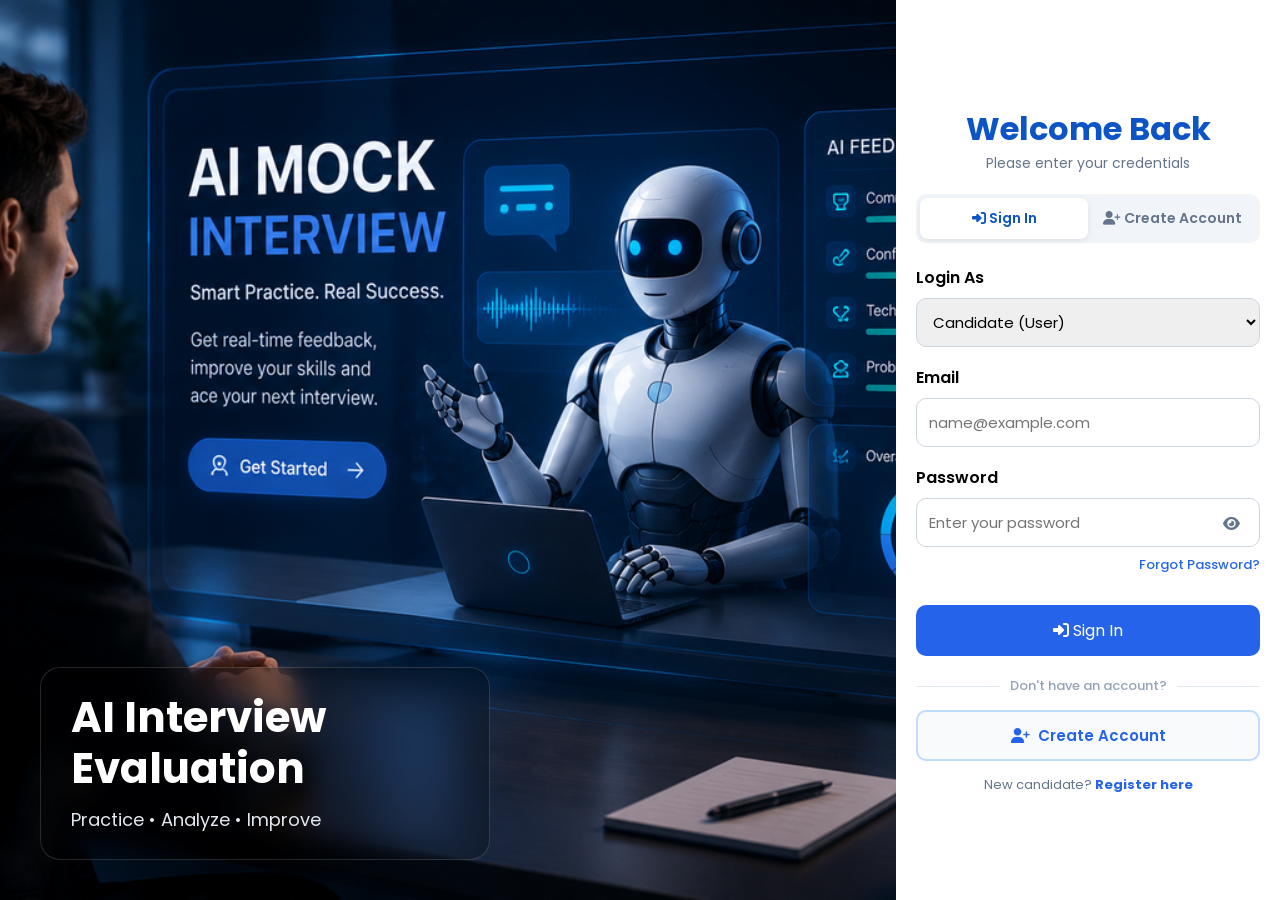
<file: index.html>
<!DOCTYPE html>
<html lang="en">
<head>
    <meta charset="UTF-8">
    <meta http-equiv="refresh" content="0; url=login.html">
    <title>AI Interview Evaluation System</title>
</head>
<body>
    <script>
        window.location.replace("login.html");
    </script>
    <p>Redirecting to <a href="login.html">Login</a>...</p>
</body>
</html>
</file>
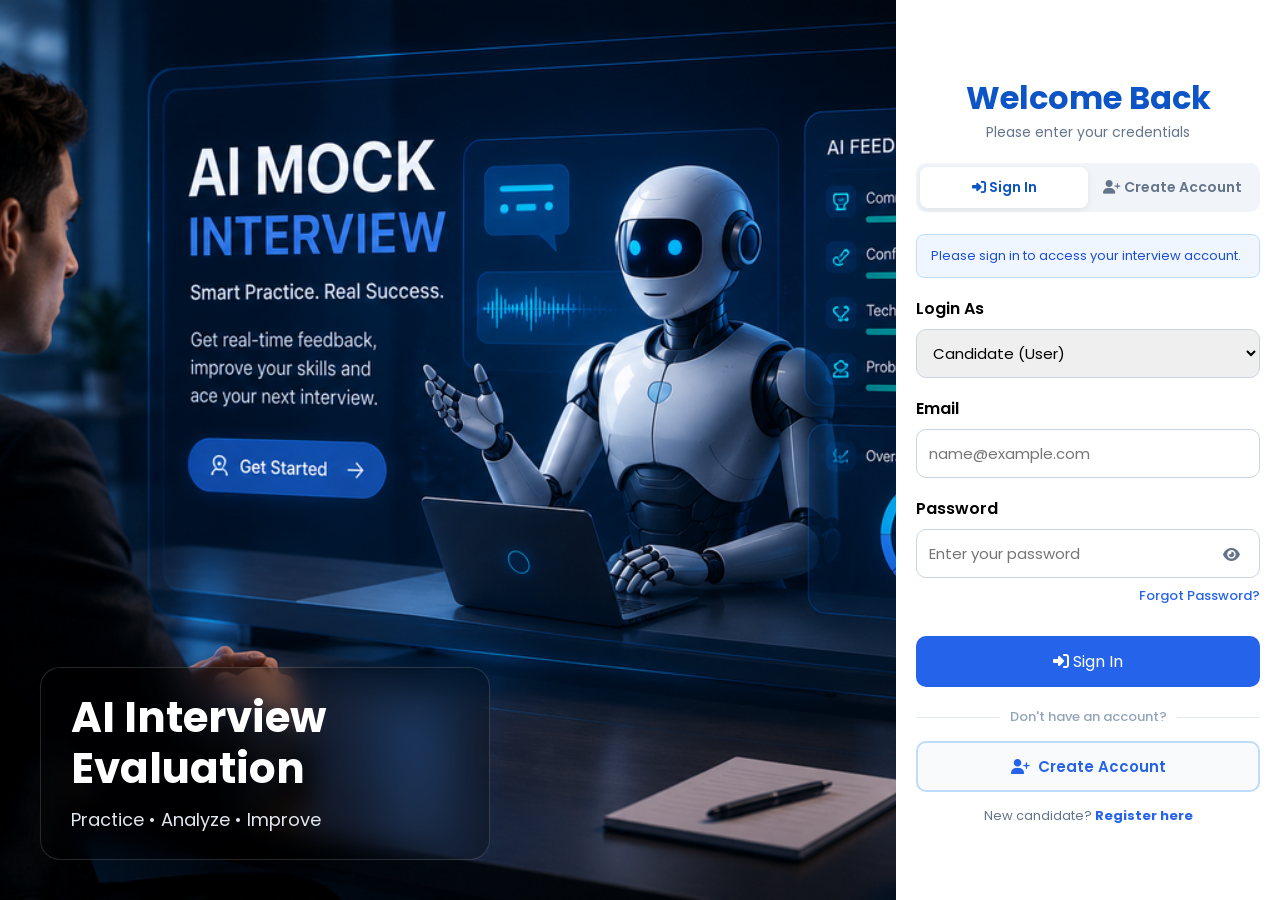
<file: change_password.html>
<!DOCTYPE html>
<html lang="en">

<head>
    <meta charset="UTF-8">
    <meta name="viewport" content="width=device-width, initial-scale=1.0">
    <title>Change Password | AI Interview System</title>
    <link rel="icon" href="data:,">
    <link rel="stylesheet" href="css/change_password.css?v=2">
    <link href="https://fonts.googleapis.com/css2?family=Poppins:wght@300;400;500;600;700&display=swap" rel="stylesheet">
    <link rel="stylesheet" href="https://cdnjs.cloudflare.com/ajax/libs/font-awesome/6.6.0/css/all.min.css">
    <style>
        .pwd-rules {
            background: #f8fafc;
            border: 1px solid #e2e8f0;
            border-radius: 8px;
            padding: 10px 14px;
            margin-top: 10px;
            font-size: 12px;
        }

        .pwd-rules-title {
            font-weight: 600;
            color: #475569;
            margin-bottom: 6px;
        }

        .pwd-rule-item {
            display: flex;
            align-items: center;
            gap: 8px;
            color: #64748b;
            margin-bottom: 4px;
            transition: color 0.2s;
        }

        .pwd-rule-item.valid {
            color: #16a34a;
            font-weight: 500;
        }

        .pwd-rule-item .icon {
            font-size: 12px;
            width: 14px;
            text-align: center;
        }

        .auth-alert {
            padding: 12px 14px;
            border-radius: 8px;
            font-size: 13px;
            margin-bottom: 16px;
            display: none;
            line-height: 1.4;
        }

        .auth-alert.error {
            display: block;
            background: #fef2f2;
            color: #b91c1c;
            border: 1px solid #fecaca;
        }

        .auth-alert.success {
            display: block;
            background: #f0fdf4;
            color: #15803d;
            border: 1px solid #bbf7d0;
        }
    </style>
</head>

<body>

<div class="container">

    <h1>Multi-model AI Interview Evaluation System</h1>

    <div class="password-box">

        <h2>Change Password</h2>

        <div id="alertBox" class="auth-alert"></div>

        <form id="changePasswordForm" onsubmit="return handleChangePassword(event);">

            <label for="currentPassword">Current Password</label>
            <input type="password" id="currentPassword" placeholder="Enter current password" autocomplete="current-password" required>

            <label for="newPassword">New Password</label>
            <input type="password" id="newPassword" placeholder="Enter new password" autocomplete="new-password" required>

            <!-- Real-time Password Rules Checklist -->
            <div class="pwd-rules" id="pwdRulesBox">
                <div class="pwd-rules-title">Password Requirements:</div>
                <div class="pwd-rule-item" id="ruleMinLength">
                    <span class="icon"><i class="fas fa-circle-xmark"></i></span>
                    <span>Minimum 8 characters</span>
                </div>
                <div class="pwd-rule-item" id="ruleFirstUpper">
                    <span class="icon"><i class="fas fa-circle-xmark"></i></span>
                    <span>First character must be uppercase letter (A-Z)</span>
                </div>
                <div class="pwd-rule-item" id="ruleSpecialChar">
                    <span class="icon"><i class="fas fa-circle-xmark"></i></span>
                    <span>At least one special character (@, #, $, !, etc.)</span>
                </div>
            </div>

            <label for="confirmPassword">Confirm New Password</label>
            <input type="password" id="confirmPassword" placeholder="Confirm new password" autocomplete="new-password" required>

            <button type="submit" id="submitBtn">
                <i class="fas fa-key"></i> Update Password
            </button>

        </form>

        <div style="margin-top: 18px; text-align: center;">
            <a href="dashboard.html" style="color: #2563eb; text-decoration: none; font-size: 14px; font-weight: 500;">
                <i class="fas fa-arrow-left"></i> Back to Dashboard
            </a>
        </div>

    </div>

</div>

<script>
    const SPECIAL_CHARS_REGEX = /[!@#$%^&*()_+\-=\[\]{}|;:,.<>?/~`'"\\]/;

    // Ensure user has active session
    const token = localStorage.getItem("sessionToken") || sessionStorage.getItem("sessionToken");
    if (!token) {
        window.location.replace("login.html?auth_msg=login_required");
    }

    // Live validation
    const newPasswordInput = document.getElementById("newPassword");
    const ruleMinLength = document.getElementById("ruleMinLength");
    const ruleFirstUpper = document.getElementById("ruleFirstUpper");
    const ruleSpecialChar = document.getElementById("ruleSpecialChar");

    if (newPasswordInput) {
        newPasswordInput.addEventListener("input", function () {
            const val = this.value || "";
            updateRuleUI(ruleMinLength, val.length >= 8);
            updateRuleUI(ruleFirstUpper, val.length > 0 && val[0] >= "A" && val[0] <= "Z");
            updateRuleUI(ruleSpecialChar, SPECIAL_CHARS_REGEX.test(val));
        });
    }

    function updateRuleUI(elem, isValid) {
        if (!elem) return;
        const icon = elem.querySelector(".icon i");
        if (isValid) {
            elem.classList.add("valid");
            if (icon) {
                icon.className = "fas fa-circle-check";
                icon.style.color = "#16a34a";
            }
        } else {
            elem.classList.remove("valid");
            if (icon) {
                icon.className = "fas fa-circle-xmark";
                icon.style.color = "#94a3b8";
            }
        }
    }

    async function handleChangePassword(e) {
        if (e && e.preventDefault) e.preventDefault();

        const currentPassword = document.getElementById("currentPassword").value;
        const newPassword = document.getElementById("newPassword").value;
        const confirmPassword = document.getElementById("confirmPassword").value;
        const submitBtn = document.getElementById("submitBtn");
        const alertBox = document.getElementById("alertBox");

        alertBox.style.display = "none";

        if (newPassword.length < 8) {
            alertBox.className = "auth-alert error";
            alertBox.textContent = "New password must be at least 8 characters long.";
            alertBox.style.display = "block";
            return false;
        }

        if (!(newPassword[0] >= "A" && newPassword[0] <= "Z")) {
            alertBox.className = "auth-alert error";
            alertBox.textContent = "The first character of the new password must be an uppercase English letter (A-Z).";
            alertBox.style.display = "block";
            return false;
        }

        if (!SPECIAL_CHARS_REGEX.test(newPassword)) {
            alertBox.className = "auth-alert error";
            alertBox.textContent = "New password must contain at least one special character (@, #, $, !, etc.).";
            alertBox.style.display = "block";
            return false;
        }

        if (newPassword !== confirmPassword) {
            alertBox.className = "auth-alert error";
            alertBox.textContent = "New passwords do not match.";
            alertBox.style.display = "block";
            return false;
        }

        try {
            submitBtn.disabled = true;
            submitBtn.innerHTML = '<i class="fas fa-spinner fa-spin"></i> Updating...';

            const res = await fetch("/api/auth/change-password", {
                method: "POST",
                headers: {
                    "Content-Type": "application/json",
                    "Authorization": `Bearer ${token}`
                },
                body: JSON.stringify({
                    current_password: currentPassword,
                    new_password: newPassword,
                    confirm_password: confirmPassword
                })
            });

            const data = await res.json();

            if (!res.ok) {
                alertBox.className = "auth-alert error";
                alertBox.textContent = data.detail || data.message || "Failed to update password.";
                alertBox.style.display = "block";
                submitBtn.disabled = false;
                submitBtn.innerHTML = '<i class="fas fa-key"></i> Update Password';
                return false;
            }

            alertBox.className = "auth-alert success";
            alertBox.textContent = "Password updated successfully! Redirecting to dashboard...";
            alertBox.style.display = "block";

            setTimeout(() => {
                const isAdmin = localStorage.getItem("isAdmin") === "true" || localStorage.getItem("userRole") === "Admin";
                window.location.href = isAdmin ? "admin_dashboard.html" : "dashboard.html";
            }, 1500);

        } catch (err) {
            console.error("Change password error:", err);
            alertBox.className = "auth-alert error";
            alertBox.textContent = "Error connecting to the server.";
            alertBox.style.display = "block";
            submitBtn.disabled = false;
            submitBtn.innerHTML = '<i class="fas fa-key"></i> Update Password';
        }

        return false;
    }
</script>

</body>

</html>
</file>
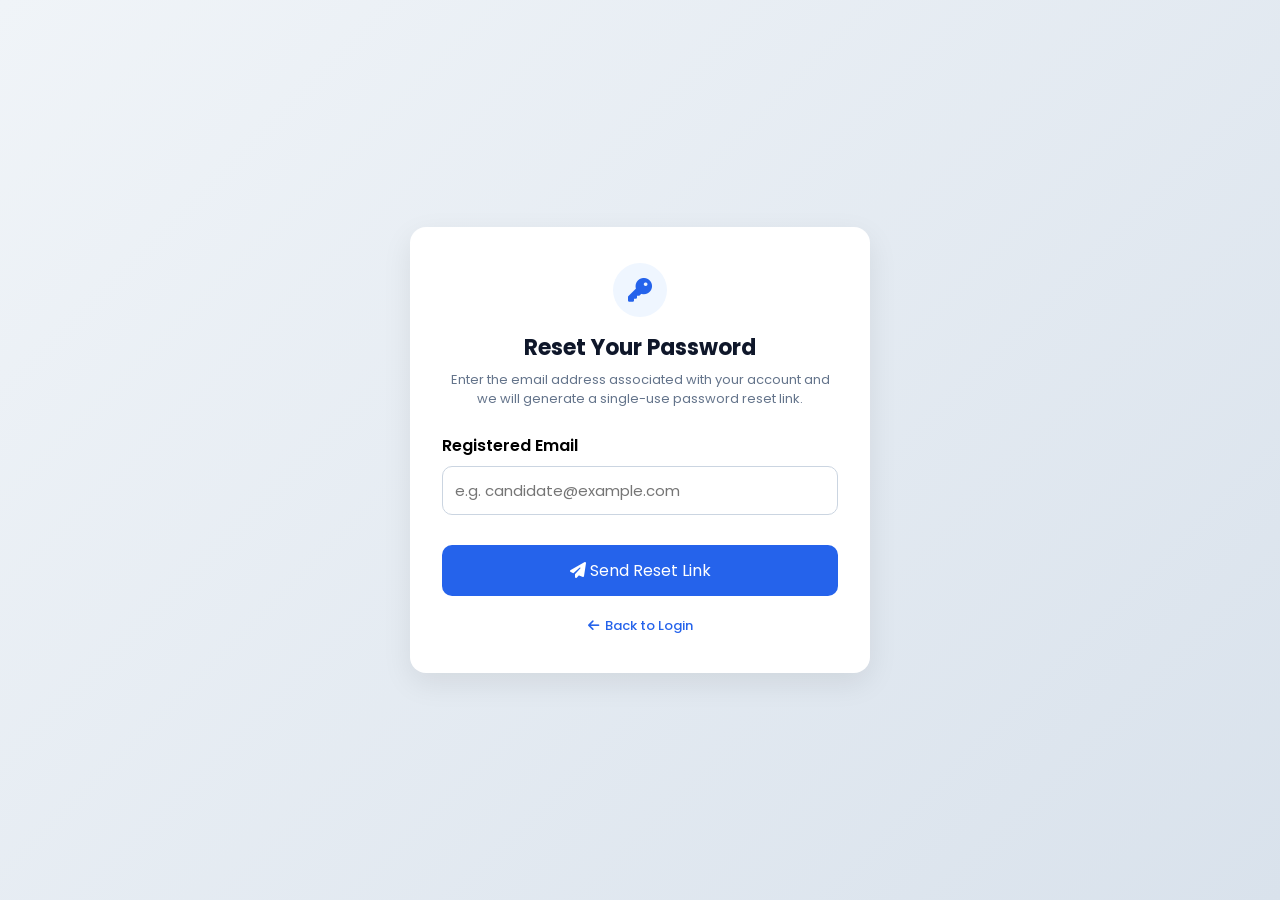
<file: forgot_password.html>
<!DOCTYPE html>
<html lang="en">

<head>
    <meta charset="UTF-8">
    <meta name="viewport" content="width=device-width, initial-scale=1.0">
    <title>Forgot Password | AI Interview System</title>
    <link rel="icon" href="data:,">
    <link rel="stylesheet" href="css/style.css?v=3">
    <link href="https://fonts.googleapis.com/css2?family=Poppins:wght@300;400;500;600;700&display=swap" rel="stylesheet">
    <link rel="stylesheet" href="https://cdnjs.cloudflare.com/ajax/libs/font-awesome/6.6.0/css/all.min.css">
    <style>
        body {
            background: linear-gradient(135deg, #f0f4f8 0%, #d9e2ec 100%);
            min-height: 100vh;
            display: flex;
            align-items: center;
            justify-content: center;
            padding: 20px;
        }

        .auth-card {
            background: white;
            border-radius: 16px;
            box-shadow: 0 10px 30px rgba(0, 0, 0, 0.08);
            width: 100%;
            max-width: 460px;
            padding: 36px 32px;
        }

        .auth-card-header {
            text-align: center;
            margin-bottom: 24px;
        }

        .auth-card-header .icon-badge {
            width: 54px;
            height: 54px;
            background: #eff6ff;
            color: #2563eb;
            border-radius: 50%;
            display: flex;
            align-items: center;
            justify-content: center;
            font-size: 24px;
            margin: 0 auto 14px auto;
        }

        .auth-card-header h1 {
            font-size: 22px;
            color: #0f172a;
            font-weight: 700;
            margin-bottom: 6px;
        }

        .auth-card-header p {
            font-size: 13px;
            color: #64748b;
            line-height: 1.5;
        }

        .dev-box {
            background: #f8fafc;
            border: 1px dashed #cbd5e1;
            border-radius: 8px;
            padding: 12px;
            margin-top: 16px;
            font-size: 12px;
            color: #334155;
            word-break: break-all;
        }

        .back-link {
            display: inline-flex;
            align-items: center;
            gap: 6px;
            color: #2563eb;
            font-size: 13px;
            text-decoration: none;
            margin-top: 20px;
            font-weight: 500;
        }

        .back-link:hover {
            text-decoration: underline;
        }
    </style>
</head>

<body>

<div class="auth-card">

    <div class="auth-card-header">
        <div class="icon-badge">
            <i class="fas fa-key"></i>
        </div>
        <h1>Reset Your Password</h1>
        <p>Enter the email address associated with your account and we will generate a single-use password reset link.</p>
    </div>

    <div id="alertBox" class="auth-alert"></div>

    <form id="forgotForm" onsubmit="return handleForgotPassword(event);">

        <label for="email">Registered Email</label>
        <input
            type="email"
            id="email"
            placeholder="e.g. candidate@example.com"
            autocomplete="email"
            required>

        <button type="submit" id="submitBtn">
            <i class="fas fa-paper-plane"></i> Send Reset Link
        </button>

    </form>

    <div id="devNoticeBox" style="display: none;"></div>

    <div style="text-align: center;">
        <a href="login.html" class="back-link">
            <i class="fas fa-arrow-left"></i> Back to Login
        </a>
    </div>

</div>

<script>
    async function handleForgotPassword(e) {
        if (e && e.preventDefault) e.preventDefault();

        const emailInput = document.getElementById("email");
        const submitBtn = document.getElementById("submitBtn");
        const alertBox = document.getElementById("alertBox");
        const devNoticeBox = document.getElementById("devNoticeBox");

        const email = emailInput ? emailInput.value.trim() : "";

        if (!email) {
            alertBox.className = "auth-alert error";
            alertBox.textContent = "Please enter your email address.";
            alertBox.style.display = "block";
            return false;
        }

        try {
            submitBtn.disabled = true;
            submitBtn.innerHTML = '<i class="fas fa-spinner fa-spin"></i> Processing...';
            alertBox.style.display = "none";
            devNoticeBox.style.display = "none";

            const res = await fetch("/api/auth/forgot-password", {
                method: "POST",
                headers: { "Content-Type": "application/json" },
                body: JSON.stringify({ email: email })
            });

            const data = await res.json();
            const deliveryStatus = data.delivery_status || (data.status === "error" ? "smtp_error" : "unconfigured");

            // Strictly restrict development fallbacks to local development (localhost / 127.0.0.1)
            const isLocalDev = window.location.hostname === "localhost" ||
                               window.location.hostname === "127.0.0.1" ||
                               window.location.hostname === "0.0.0.0";

            if (deliveryStatus === "sent") {
                // delivery_status === "sent"
                // -> Show green success message
                // -> Do NOT show reset link or dev notice box
                alertBox.className = "auth-alert success";
                alertBox.innerHTML = '<i class="fas fa-check-circle"></i> Password reset link sent successfully. Please check your email inbox and spam folder.';
                alertBox.style.display = "block";
                devNoticeBox.style.display = "none";
                devNoticeBox.innerHTML = "";
                emailInput.value = "";
            } else if (deliveryStatus === "smtp_error") {
                // delivery_status === "smtp_error"
                // -> Show clear error message
                alertBox.className = "auth-alert error";
                alertBox.innerHTML = '<i class="fas fa-circle-exclamation"></i> We couldn\'t send the reset email. Please try again later.';
                alertBox.style.display = "block";
                devNoticeBox.style.display = "none";
                devNoticeBox.innerHTML = "";
            } else if (deliveryStatus === "unconfigured") {
                // delivery_status === "unconfigured"
                if (!isLocalDev) {
                    // Production deployment: Never expose dev box, instructions, or fallback links
                    alertBox.className = "auth-alert error";
                    alertBox.innerHTML = '<i class="fas fa-circle-exclamation"></i> ' + (data.message || 'Email delivery service is currently unavailable. Please contact the administrator.');
                    alertBox.style.display = "block";
                    devNoticeBox.style.display = "none";
                    devNoticeBox.innerHTML = "";
                } else {
                    // Local development fallback: Only displayed on localhost for offline testing
                    alertBox.className = "auth-alert info";
                    alertBox.innerHTML = '<i class="fas fa-info-circle"></i> If this email address is registered in our system, you will receive single-use password reset instructions shortly.';
                    alertBox.style.display = "block";

                    if (data.reset_link) {
                        devNoticeBox.className = "dev-box";
                        devNoticeBox.innerHTML = `
                            <strong><i class="fas fa-info-circle" style="color: #2563eb;"></i> Local Development Fallback (SMTP Not Configured):</strong><br>
                            <span>${data.dev_notice || 'Reset link generated for local testing:'}</span><br>
                            <a href="${data.reset_link}" style="color: #2563eb; font-weight: 600; word-break: break-all; margin-top: 6px; display: inline-block;">
                                👉 Click here to proceed to Reset Password Page
                            </a>
                        `;
                        devNoticeBox.style.display = "block";
                    } else {
                        devNoticeBox.style.display = "none";
                        devNoticeBox.innerHTML = "";
                    }
                }
            } else {
                alertBox.className = data.status === "error" ? "auth-alert error" : "auth-alert info";
                alertBox.textContent = data.message || "Password reset instructions processed.";
                alertBox.style.display = "block";
                devNoticeBox.style.display = "none";
                devNoticeBox.innerHTML = "";
            }

        } catch (err) {
            console.error("Forgot password error:", err);
            alertBox.className = "auth-alert error";
            alertBox.textContent = "Unable to process request. Please ensure the backend is running.";
            alertBox.style.display = "block";
        } finally {
            submitBtn.disabled = false;
            submitBtn.innerHTML = '<i class="fas fa-paper-plane"></i> Send Reset Link';
        }

        return false;
    }
</script>

</body>

</html>
</file>
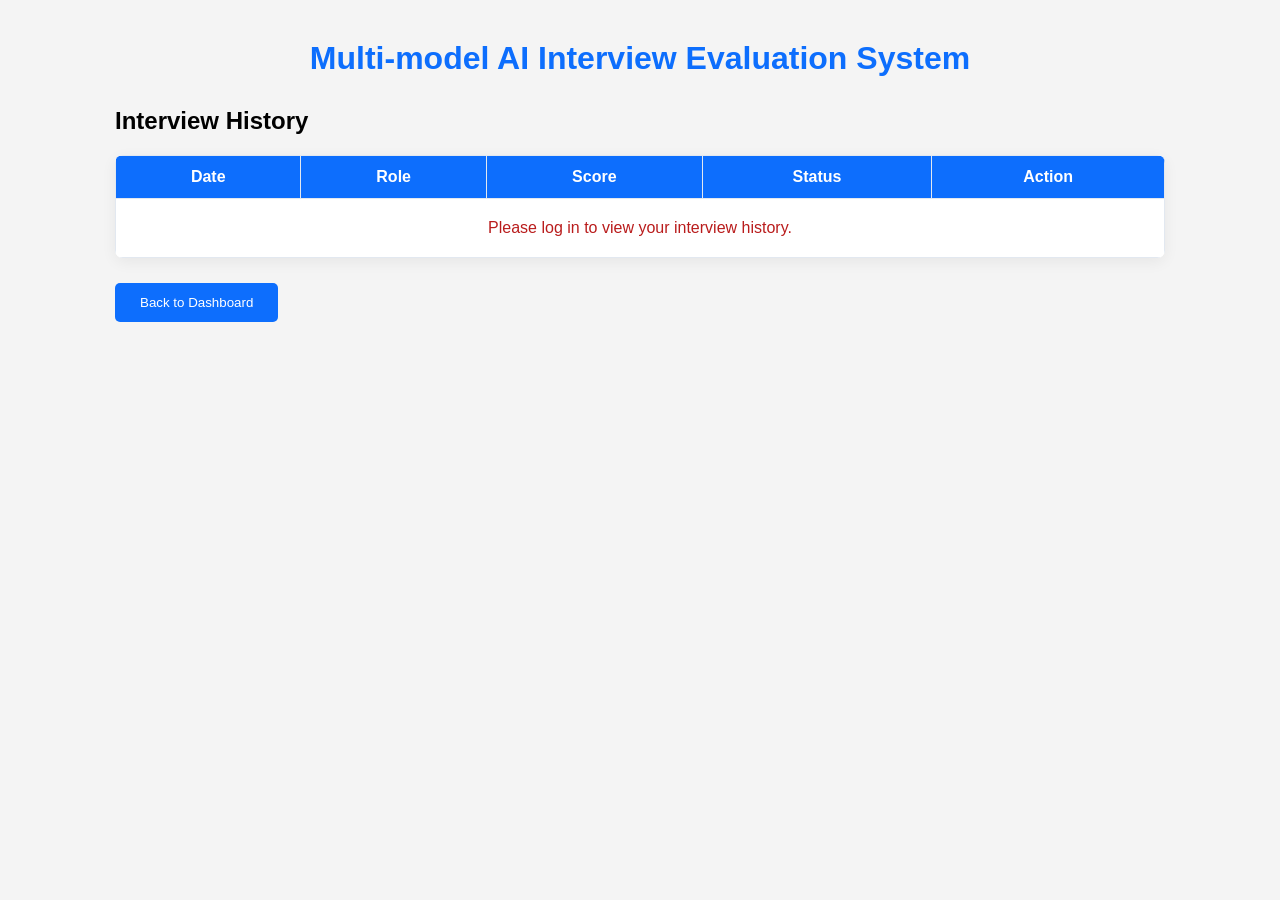
<file: history.html>
<!DOCTYPE html>
<html lang="en">
<head>
<meta charset="UTF-8">
<meta name="viewport" content="width=device-width, initial-scale=1.0">
<title>Interview History | AI Interview System</title>
<link rel="stylesheet" href="css/history.css?v=3">
<link href="https://fonts.googleapis.com/css2?family=Poppins:wght@300;400;500;600;700&display=swap" rel="stylesheet">
</head>

<body>

<div class="container">

<h1>Multi-model AI Interview Evaluation System</h1>

<h2>Interview History</h2>

<div class="table-container">
<table>
<thead>
<tr>
<th>Date</th>
<th>Role</th>
<th>Score</th>
<th>Status</th>
<th>Action</th>
</tr>
</thead>
<tbody id="historyBody">
<tr>
<td colspan="5" style="text-align: center; color: #666; padding: 20px;">Loading your interview history...</td>
</tr>
</tbody>
</table>
</div>

<button onclick="window.location.href='dashboard.html'">
Back to Dashboard
</button>

</div>

<script>
async function loadHistory() {
    const token = localStorage.getItem("sessionToken") || sessionStorage.getItem("sessionToken");
    const tbody = document.getElementById("historyBody");
    if (!token) {
        tbody.innerHTML = '<tr><td colspan="5" style="text-align:center; padding: 20px; color: #b91c1c;">Please log in to view your interview history.</td></tr>';
        return;
    }

    try {
        const res = await fetch("/api/dashboard/summary", {
            headers: { "Authorization": `Bearer ${token}` }
        });
        if (!res.ok) throw new Error("Failed to load history");
        const data = await res.json();
        const history = data.history || [];

        if (history.length === 0) {
            tbody.innerHTML = '<tr><td colspan="5" style="text-align:center; padding: 20px; color: #64748b;">No interview records found. Start your first interview from the dashboard.</td></tr>';
            return;
        }

        tbody.innerHTML = history.map(h => {
            const rawStatus = String(h.status || "").trim().toLowerCase();
            const isTerm = rawStatus === "terminated";
            const statusClass = isTerm ? "status-terminated" : "status-completed";
            const statusLabel = isTerm ? "Terminated" : "Completed";
            const statusIcon = isTerm ? "🔴" : "🟢";

            let scoreDisplay = "--";
            if (!isTerm && h.overall_score !== null && h.overall_score !== undefined && String(h.overall_score).trim() !== "" && String(h.overall_score).toLowerCase() !== "null") {
                scoreDisplay = `${h.overall_score}%`;
            }

            return `
            <tr>
                <td>${h.date}</td>
                <td><strong>${h.role}</strong></td>
                <td><strong style="color: ${isTerm ? '#64748b' : '#2563eb'}; font-size: 14px;">${scoreDisplay}</strong></td>
                <td>
                    <span class="${statusClass}">
                        ${statusIcon} ${statusLabel}
                    </span>
                </td>
                <td>
                    <button style="margin-top: 0; padding: 6px 14px; background: #2563eb; color: white; border: none; border-radius: 6px; cursor: pointer; font-size: 13px;" onclick="window.location.href='${h.report_url}'">
                        View Report
                    </button>
                </td>
            </tr>
            `;
        }).join('');
    } catch (e) {
        console.error(e);
        tbody.innerHTML = '<tr><td colspan="5" style="text-align:center; padding: 20px; color: #b91c1c;">Unable to load history.</td></tr>';
    }
}
document.addEventListener("DOMContentLoaded", loadHistory);
</script>

</body>
</html>
</file>
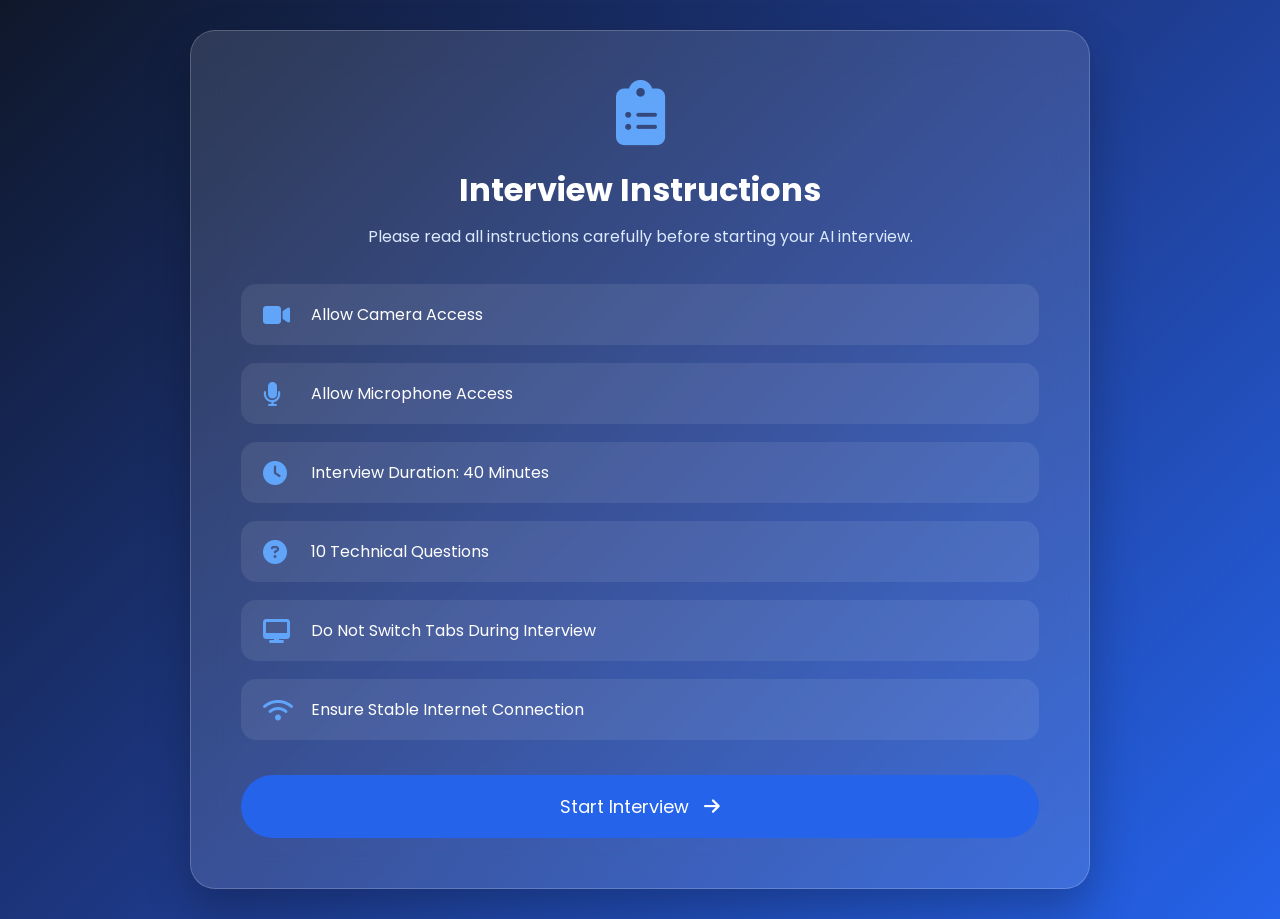
<file: instructions.html>
<!DOCTYPE html>
<html lang="en">

<head>

    <meta charset="UTF-8">
    <meta name="viewport" content="width=device-width, initial-scale=1.0">

    <title>Interview Instructions</title>

    <link rel="icon" href="data:,">
    <link rel="stylesheet" href="css/instructions.css?v=2">

    <link href="https://fonts.googleapis.com/css2?family=Poppins:wght@300;400;500;600;700&display=swap" rel="stylesheet">

    <link rel="stylesheet"
        href="https://cdnjs.cloudflare.com/ajax/libs/font-awesome/6.6.0/css/all.min.css">

</head>

<body>

<div class="container">

    <div class="instruction-box">

        <div class="icon">

            <i class="fas fa-clipboard-list"></i>

        </div>

        <h1>Interview Instructions</h1>

        <p>Please read all instructions carefully before starting your AI interview.</p>

        <div class="instructions">

            <div class="item">
                <i class="fas fa-video"></i>
                <span>Allow Camera Access</span>
            </div>

            <div class="item">
                <i class="fas fa-microphone"></i>
                <span>Allow Microphone Access</span>
            </div>

            <div class="item">
                <i class="fas fa-clock"></i>
                <span>Interview Duration: 40 Minutes</span>
            </div>

            <div class="item">
                <i class="fas fa-circle-question"></i>
                <span>10 Technical Questions</span>
            </div>

            <div class="item">
                <i class="fas fa-desktop"></i>
                <span>Do Not Switch Tabs During Interview</span>
            </div>

            <div class="item">
                <i class="fas fa-wifi"></i>
                <span>Ensure Stable Internet Connection</span>
            </div>

        </div>

        <button id="startBtn">

            Start Interview

            <i class="fas fa-arrow-right"></i>

        </button>

    </div>

</div>

<script src="js/instructions.js?v=2"></script>

</body>

</html>
</file>
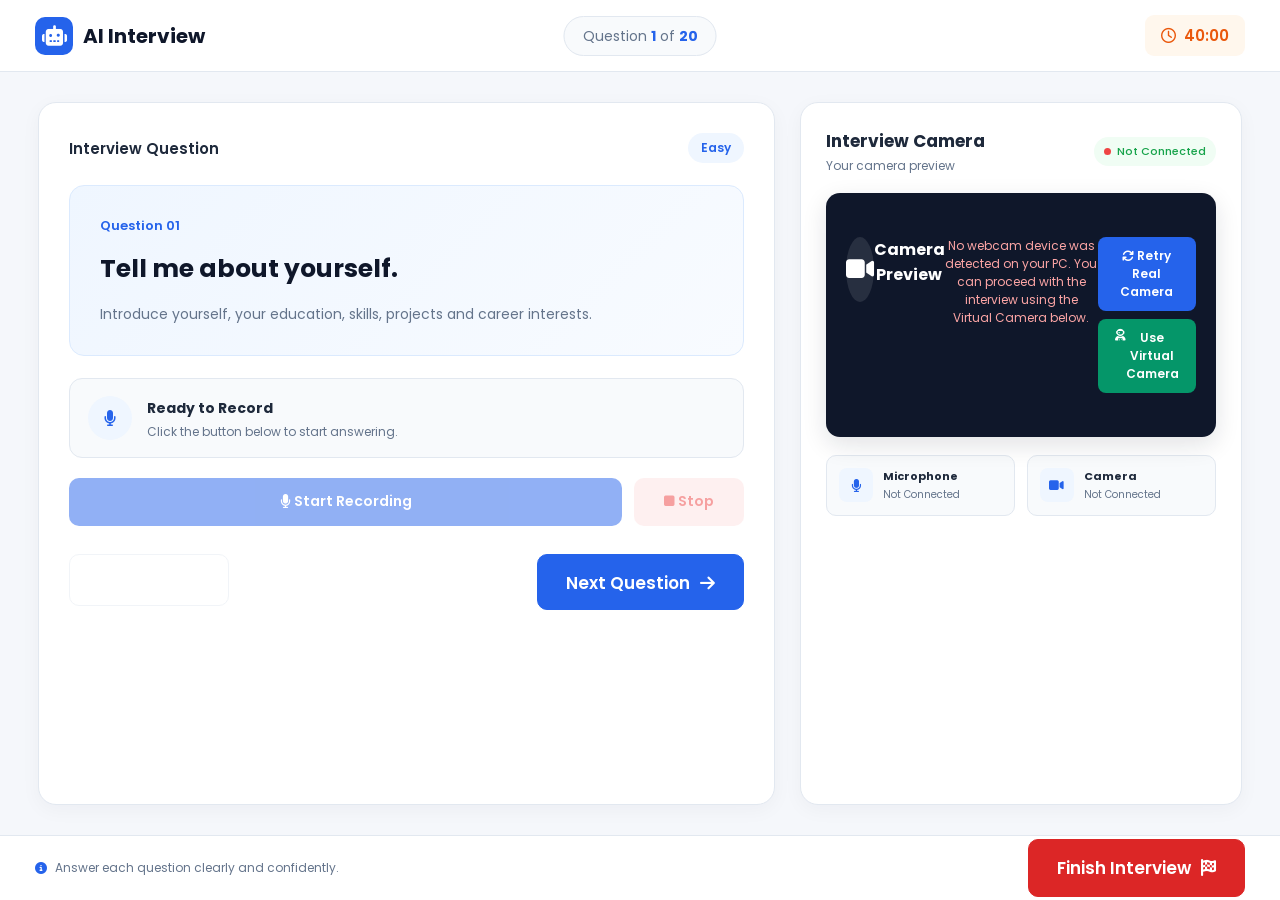
<file: interview.html>
<!DOCTYPE html>
<html lang="en">

<head>

    <meta charset="UTF-8">
    <meta name="viewport" content="width=device-width, initial-scale=1.0">

    <title>AI Interview | Multi-model AI Interview Evaluation System</title>


    <link rel="icon" href="data:,">
    <!-- Interview CSS -->
    <link rel="stylesheet" href="css/interview.css?v=2">


    <!-- Google Font -->
    <link rel="preconnect" href="https://fonts.googleapis.com">

    <link
        href="https://fonts.googleapis.com/css2?family=Poppins:wght@400;500;600;700&display=swap"
        rel="stylesheet"
    >


    <!-- Font Awesome -->
    <link
        rel="stylesheet"
        href="https://cdnjs.cloudflare.com/ajax/libs/font-awesome/6.5.2/css/all.min.css"
    >


    <!-- =========================================
         INTERVIEW BUTTON IMPROVEMENTS
         ========================================= -->

    <style>

        /* Common button size (Desktop) */
        @media (min-width: 769px) {
            #nextBtn,
            #finishBtn {
                min-width: 190px;
                min-height: 56px;
                padding: 15px 28px !important;
                font-size: 17px !important;
                font-weight: 600 !important;
                border-radius: 10px !important;
            }
        }

        #nextBtn,
        #finishBtn {
            cursor: pointer !important;
            color: #ffffff !important;
            border-width: 1px !important;
            border-style: solid !important;
            transition: background 0.2s ease, border-color 0.2s ease, transform 0.2s ease, box-shadow 0.2s ease !important;
        }

        /* Next Question - Blue */
        #nextBtn {
            background: #2563eb !important;
            border-color: #2563eb !important;
        }

        #nextBtn:hover {
            background: #1d4ed8 !important;
            border-color: #1d4ed8 !important;
            transform: translateY(-1px);
            box-shadow: 0 6px 15px rgba(37, 99, 235, 0.25) !important;
        }

        /* Finish Interview - Red */
        #finishBtn {
            background: #dc2626 !important;
            border-color: #dc2626 !important;
        }

        #finishBtn:hover {
            background: #b91c1c !important;
            border-color: #b91c1c !important;
            transform: translateY(-1px);
            box-shadow: 0 6px 15px rgba(220, 38, 38, 0.25) !important;
        }

        /* Last question: nextBtn becomes Finish Interview */
        #nextBtn.finish-mode {
            background: #dc2626 !important;
            border-color: #dc2626 !important;
        }

        #nextBtn.finish-mode:hover {
            background: #b91c1c !important;
            border-color: #b91c1c !important;
            transform: translateY(-1px);
            box-shadow: 0 6px 15px rgba(220, 38, 38, 0.25) !important;
        }

        /* Icons */
        #nextBtn i,
        #finishBtn i {
            font-size: 17px;
            margin-left: 6px;
        }

        /* Active */
        #nextBtn:active,
        #finishBtn:active {
            transform: translateY(0);
            box-shadow: none !important;
        }

        /* Disabled */
        #nextBtn:disabled,
        #finishBtn:disabled {
            opacity: 0.6;
            cursor: not-allowed;
            transform: none;
            box-shadow: none !important;
        }

        /* Mobile Screens (<= 768px) */
        @media (max-width: 768px) {
            #nextBtn,
            #finishBtn {
                min-width: 0 !important;
                min-height: 46px !important;
                padding: 10px 16px !important;
                font-size: 14.5px !important;
            }

            #nextBtn i,
            #finishBtn i {
                font-size: 14px;
                margin-left: 4px;
            }
        }

        /* Small Mobile Screens (<= 360px) */
        @media (max-width: 360px) {
            #nextBtn,
            #finishBtn {
                min-width: 0 !important;
                min-height: 44px !important;
                padding: 8px 12px !important;
                font-size: 13.5px !important;
            }
        }

    </style>

</head>


<body>


    <!-- =========================================
         MAIN INTERVIEW CONTAINER
         ========================================= -->

    <div class="interview-container">


        <!-- =========================================
             HEADER
             ========================================= -->

        <header class="interview-header">


            <!-- Header Left -->

            <div class="header-left">

                <div class="logo">

                    <i class="fa-solid fa-robot"></i>

                    <span>
                        AI Interview
                    </span>

                </div>

            </div>


            <!-- Header Center -->

            <div class="header-center">

                <span class="question-count">

                    Question

                    <strong id="currentQuestion">
                        1
                    </strong>

                    of

                    <strong id="totalQuestions">
                        20
                    </strong>

                </span>

            </div>


            <!-- Header Right -->

            <div class="header-right">

                <div class="timer">

                    <i class="fa-regular fa-clock"></i>

                    <span id="timer">
                        40:00
                    </span>

                </div>

            </div>

        </header>



        <!-- =========================================
             INTERVIEW CONTENT
             ========================================= -->

        <main class="interview-content">


            <!-- =========================================
                 LEFT SECTION
                 ========================================= -->

            <section class="question-section">


                <!-- Section Title -->

                <div class="section-title">

                    <span>
                        Interview Question
                    </span>

                    <span class="difficulty">
                        Medium
                    </span>

                </div>



                <!-- Question Card -->

                <div class="question-card">


                    <div class="question-number">

                        Question 01

                    </div>


                    <h1 id="questionText">

                        What is Object-Oriented Programming and
                        what are its main principles?

                    </h1>


                    <p class="question-hint">

                        Explain the concept clearly and provide
                        a suitable example.

                    </p>

                </div>



                <!-- =========================================
                     RECORDING STATUS
                     ========================================= -->

                <div
                    class="recording-status"
                    id="recordingStatus"
                >


                    <div class="status-icon">

                        <i class="fa-solid fa-microphone"></i>

                    </div>


                    <div>

                        <strong>
                            Ready to Record
                        </strong>

                        <p>
                            Click the button below to start answering.
                        </p>

                    </div>

                </div>



                <!-- =========================================
                     RECORDING CONTROLS
                     ========================================= -->

                <div class="controls">


                    <!-- Start Recording -->

                    <button
                        class="record-btn"
                        id="recordBtn"
                        disabled
                    >

                        <i class="fa-solid fa-microphone"></i>

                        Start Recording

                    </button>



                    <!-- Stop Recording -->

                    <button
                        class="stop-btn"
                        id="stopBtn"
                        disabled
                    >

                        <i class="fa-solid fa-stop"></i>

                        Stop

                    </button>

                </div>



                <!-- =========================================
                     QUESTION NAVIGATION
                     ========================================= -->

                <div class="question-navigation">


                    <!-- Previous -->

                    <button
                        class="secondary-btn"
                        id="previousBtn"
                        disabled
                    >

                        <i class="fa-solid fa-arrow-left"></i>

                        Previous

                    </button>



                    <!-- Next Question -->

                    <button
                        class="primary-btn"
                        id="nextBtn"
                    >

                        Next Question

                        <i class="fa-solid fa-arrow-right"></i>

                    </button>

                </div>


            </section>



            <!-- =========================================
                 RIGHT SECTION
                 ========================================= -->

            <section class="camera-section">


                <!-- Camera Header -->

                <div class="camera-header">


                    <div>

                        <h2>
                            Interview Camera
                        </h2>

                        <p>
                            Your camera preview
                        </p>

                    </div>


                    <span class="camera-status">

                        <span class="status-dot"></span>

                        Camera Ready

                    </span>

                </div>



                <!-- =========================================
                     CAMERA BOX
                     ========================================= -->

                <div class="camera-box">

                    <!-- Live Video Element -->
                    <video
                        id="cameraPreview"
                        autoplay
                        muted
                        playsinline
                    ></video>

                    <!-- Camera Placeholder -->
                    <div class="camera-placeholder" id="cameraPlaceholder">

                        <div class="camera-icon">
                            <i class="fa-solid fa-video"></i>
                        </div>

                        <h3>
                            Camera Preview
                        </h3>

                        <p id="cameraNotice">
                            Your camera preview will appear here during the interview.
                        </p>

                        <div style="display: flex; gap: 8px; justify-content: center; flex-wrap: wrap;">
                            <!-- Enable Camera -->
                            <button
                                class="camera-btn"
                                id="cameraBtn"
                                type="button"
                            >
                                <i class="fa-solid fa-video"></i>
                                Enable Camera
                            </button>

                            <!-- Virtual Camera -->
                            <button
                                class="camera-btn virtual-btn"
                                id="virtualCameraBtn"
                                type="button"
                                style="background: #059669;"
                            >
                                <i class="fa-solid fa-user-astronaut"></i>
                                Use Virtual Camera
                            </button>
                        </div>

                    </div>

                </div>



                <!-- =========================================
                     DEVICE STATUS
                     ========================================= -->

                <div class="device-status">


                    <!-- Microphone -->

                    <div class="device-item">


                        <div class="device-icon">

                            <i class="fa-solid fa-microphone"></i>

                        </div>


                        <div>

                            <strong>
                                Microphone
                            </strong>

                            <span id="micStatus">
                                Not Connected
                            </span>

                        </div>

                    </div>



                    <!-- Camera -->

                    <div class="device-item">


                        <div class="device-icon">

                            <i class="fa-solid fa-video"></i>

                        </div>


                        <div>

                            <strong>
                                Camera
                            </strong>

                            <span id="cameraStatus">
                                Not Connected
                            </span>

                        </div>

                    </div>


                </div>

            </section>

        </main>



        <!-- =========================================
             FOOTER
             ========================================= -->

        <footer class="interview-footer">


            <div class="footer-info">

                <i class="fa-solid fa-circle-info"></i>

                <span>

                    Answer each question clearly and confidently.

                </span>

            </div>



            <!-- Finish Interview -->

            <button
                class="finish-btn"
                id="finishBtn"
            >

                Finish Interview

                <i class="fa-solid fa-flag-checkered"></i>

            </button>


        </footer>


    </div>



    <!-- =========================================
         SUBMISSION PROGRESS MODAL
         ========================================= -->
    <div id="submissionModal" class="submission-modal-overlay" style="display: none;" role="dialog" aria-modal="true" aria-labelledby="submissionModalTitle">
        <div class="submission-modal-card">
            <div class="submission-modal-header">
                <div class="submission-modal-icon">
                    <i class="fa-solid fa-cloud-arrow-up"></i>
                </div>
                <h2 id="submissionModalTitle">Submitting Your Interview</h2>
                <p id="submissionModalSubtitle">Please keep this browser window open while our AI evaluates your responses.</p>
            </div>

            <!-- Progress Bar -->
            <div class="submission-progress-wrapper">
                <div class="submission-progress-bar-bg">
                    <div id="submissionProgressBar" class="submission-progress-bar-fill" style="width: 10%;"></div>
                </div>
                <div class="submission-progress-stats">
                    <span id="submissionStatusText">Finalizing recording...</span>
                    <span id="submissionPercentText">10%</span>
                </div>
            </div>

            <!-- 5-Stage Stepper -->
            <div class="submission-steps-list">
                <div class="submission-step active" id="subStep1">
                    <div class="step-indicator"><i class="fa-solid fa-spinner fa-spin"></i></div>
                    <div class="step-content">
                        <span class="step-title">Finalizing Recording</span>
                        <span class="step-desc">Packaging audio and video streams</span>
                    </div>
                </div>
                <div class="submission-step" id="subStep2">
                    <div class="step-indicator"><i class="fa-regular fa-circle"></i></div>
                    <div class="step-content">
                        <span class="step-title">Uploading Recording</span>
                        <span class="step-desc" id="subUploadDesc">Safely transferring to AI server</span>
                    </div>
                </div>
                <div class="submission-step" id="subStep3">
                    <div class="step-indicator"><i class="fa-regular fa-circle"></i></div>
                    <div class="step-content">
                        <span class="step-title">Transcribing Audio</span>
                        <span class="step-desc">Faster-Whisper AI transcribing responses</span>
                    </div>
                </div>
                <div class="submission-step" id="subStep4">
                    <div class="step-indicator"><i class="fa-regular fa-circle"></i></div>
                    <div class="step-content">
                        <span class="step-title">Evaluating Answers</span>
                        <span class="step-desc">Analyzing technical accuracy & communication</span>
                    </div>
                </div>
                <div class="submission-step" id="subStep5">
                    <div class="step-indicator"><i class="fa-regular fa-circle"></i></div>
                    <div class="step-content">
                        <span class="step-title">Preparing Results</span>
                        <span class="step-desc">Generating evaluation report and saving data</span>
                    </div>
                </div>
            </div>

            <!-- Error Card (Hidden unless failure occurs) -->
            <div id="submissionErrorCard" class="submission-error-card" style="display: none;">
                <div class="error-msg-box">
                    <i class="fa-solid fa-circle-exclamation"></i>
                    <div id="submissionErrorText">Submission failed. Your recording has been preserved.</div>
                </div>
                <div class="error-actions">
                    <button type="button" id="retrySubmissionBtn" class="retry-btn">
                        <i class="fa-solid fa-rotate-right"></i> Retry Submission
                    </button>
                </div>
            </div>
        </div>
    </div>

    <!-- =========================================
         INTERVIEW JAVASCRIPT
         ========================================= -->

    <script src="js/interview.js?v=8"></script>

    <script>
        document.addEventListener("DOMContentLoaded", function () {
            const nextBtn = document.getElementById("nextBtn");
            if (!nextBtn) return;

            function updateNextButtonMode() {
                const buttonText = nextBtn.textContent.trim().toLowerCase();
                nextBtn.classList.toggle(
                    "finish-mode",
                    buttonText.includes("finish interview")
                );
            }

            updateNextButtonMode();

            const observer = new MutationObserver(updateNextButtonMode);
            observer.observe(nextBtn, {
                childList: true,
                subtree: true,
                characterData: true
            });
        });
    </script>


</body>

</html>
</file>
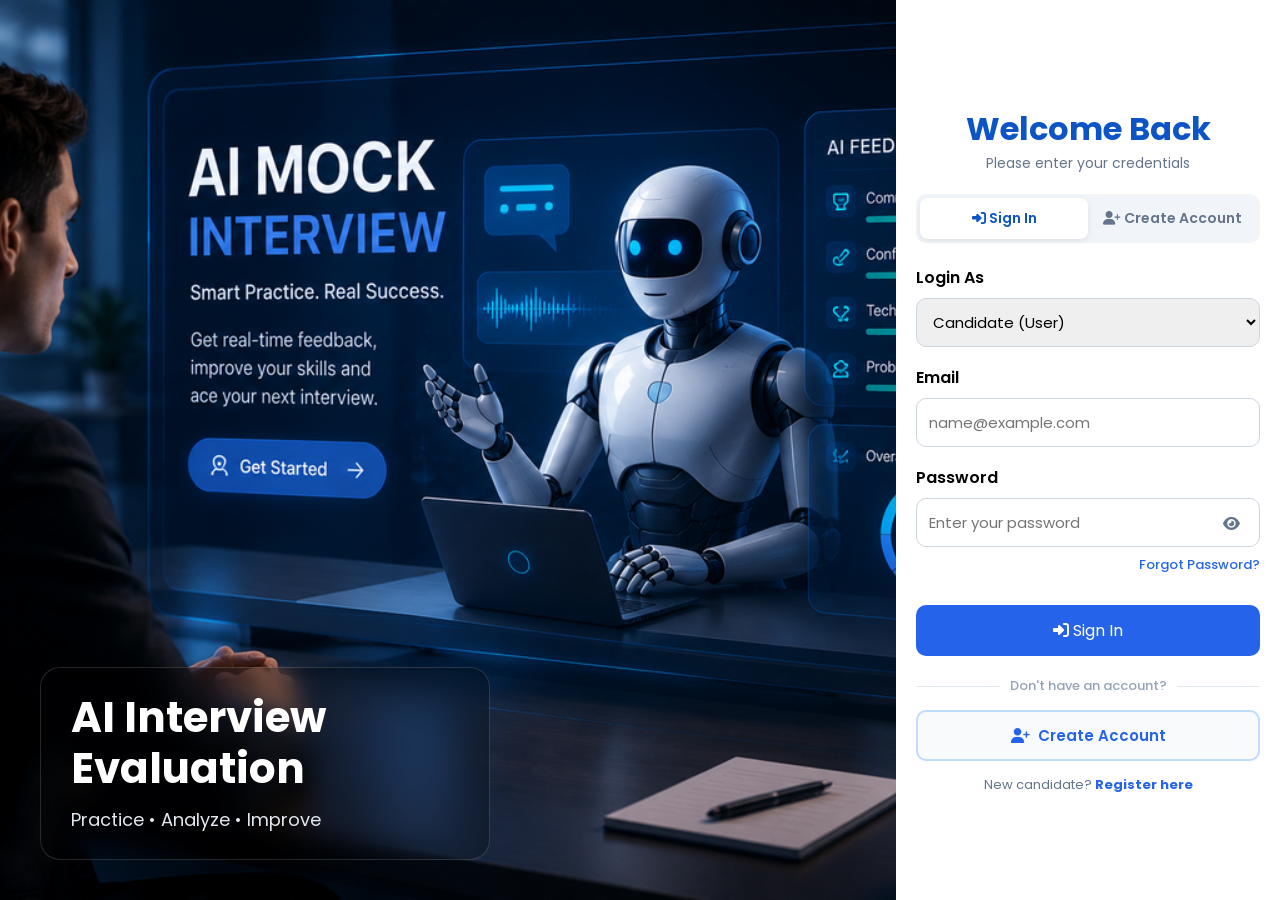
<file: login.html>
<!DOCTYPE html>
<html lang="en">

<head>

    <meta charset="UTF-8">
    <meta name="viewport" content="width=device-width, initial-scale=1.0">

    <title>AI Interview Evaluation System | Login & Registration</title>

    <link rel="icon" href="data:,">
    <link rel="stylesheet" href="css/style.css?v=5">

    <link href="https://fonts.googleapis.com/css2?family=Poppins:wght@300;400;500;600;700&display=swap" rel="stylesheet">
    <link rel="stylesheet" href="https://cdnjs.cloudflare.com/ajax/libs/font-awesome/6.6.0/css/all.min.css">

</head>

<body>

<div class="container">

    <div class="left-panel">           

        <img id="slide" src="images/slide1.png" alt="AI Image">

        <div class="overlay">

            <h1 id="title">AI Interview Evaluation</h1>

            <p id="subtitle">Practice • Analyze • Improve</p>

        </div>

    </div>

    <div class="right-panel">           

        <div class="login-box">

            <h1 id="formHeading">Welcome Back</h1>
            <p id="formSubheading" style="text-align: center; color: #64748b; font-size: 14px; margin-bottom: 20px;">Please enter your credentials</p>

            <div class="auth-tabs">
                <button type="button" class="auth-tab-btn active" id="tabLogin" onclick="switchAuthTab('login')">
                    <i class="fas fa-right-to-bracket"></i> Sign In
                </button>
                <button type="button" class="auth-tab-btn" id="tabRegister" onclick="switchAuthTab('register')">
                    <i class="fas fa-user-plus"></i> Create Account
                </button>
            </div>

            <div id="authAlert" class="auth-alert"></div>

            <!-- Sign In Form -->
            <form id="loginForm" action="javascript:void(0);" onsubmit="return handleLogin(event);">

                <label for="role">Login As</label>
                <select id="role" name="role" required>
                    <option value="User" selected>Candidate (User)</option>
                    <option value="Admin">Administrator (Admin)</option>
                </select>

                <label for="email">Email</label>
                <input
                    type="email"
                    id="email"
                    name="email"
                    placeholder="name@example.com"
                    autocomplete="email"
                    required>

                <label for="password">Password</label>
                <div class="password-input-wrapper">
                    <input
                        type="password"
                        id="password"
                        name="password"
                        placeholder="Enter your password"
                        autocomplete="current-password"
                        required>
                    <button
                        type="button"
                        id="togglePasswordBtn"
                        class="password-toggle-btn"
                        aria-label="Show password"
                        title="Show password"
                        onclick="togglePasswordVisibility('password', 'togglePasswordBtn');">
                        <i class="fas fa-eye" id="togglePasswordIcon"></i>
                    </button>
                </div>

                <a href="forgot_password.html" class="forgot-password-link">
                    Forgot Password?
                </a>

                <button type="submit" id="loginBtn">
                    <i class="fas fa-sign-in-alt"></i> Sign In
                </button>

                <div class="auth-divider">
                    <span>Don't have an account?</span>
                </div>

                <a href="register.html" class="create-account-btn" id="btnGoToRegister" onclick="switchAuthTab('register'); return false;">
                    <i class="fas fa-user-plus"></i> Create Account
                </a>

                <p class="auth-switch-note">
                    New candidate? <a href="register.html" onclick="switchAuthTab('register'); return false;"><strong>Register here</strong></a>
                </p>

            </form>

            <!-- Register Form -->
            <form id="registerForm" action="javascript:void(0);" onsubmit="return handleRegister(event);" style="display: none;">

                <label for="regName">Full Name</label>
                <input
                    type="text"
                    id="regName"
                    name="regName"
                    placeholder="Enter your full name"
                    required>

                <label for="regRole">Preferred Interview Role</label>
                <select id="regRole" name="regRole" required>
                    <option value="Python Developer" selected>Python Developer</option>
                    <option value="Data Analyst">Data Analyst</option>
                    <option value="Web Developer">Web Developer</option>
                    <option value="Java Developer">Java Developer</option>
                </select>

                <label for="regEmail">Email Address</label>
                <input
                    type="email"
                    id="regEmail"
                    name="regEmail"
                    placeholder="name@example.com"
                    autocomplete="email"
                    required>

                <label for="regPassword">Password</label>
                <input
                    type="password"
                    id="regPassword"
                    name="regPassword"
                    placeholder="Create a secure password"
                    autocomplete="new-password"
                    required>

                <!-- Real-time Password Rules Checklist -->
                <div class="pwd-rules" id="pwdRulesBox">
                    <div class="pwd-rules-title">Password Requirements:</div>
                    <div class="pwd-rule-item" id="ruleMinLength">
                        <span class="icon"><i class="fas fa-circle-xmark"></i></span>
                        <span>Minimum 8 characters</span>
                    </div>
                    <div class="pwd-rule-item" id="ruleFirstUpper">
                        <span class="icon"><i class="fas fa-circle-xmark"></i></span>
                        <span>First character must be uppercase letter (A-Z)</span>
                    </div>
                    <div class="pwd-rule-item" id="ruleSpecialChar">
                        <span class="icon"><i class="fas fa-circle-xmark"></i></span>
                        <span>At least one special character (@, #, $, !, etc.)</span>
                    </div>
                </div>

                <label for="regConfirmPassword">Confirm Password</label>
                <input
                    type="password"
                    id="regConfirmPassword"
                    name="regConfirmPassword"
                    placeholder="Confirm your password"
                    autocomplete="new-password"
                    required>

                <button type="submit" id="registerBtn">
                    <i class="fas fa-user-check"></i> Create Account
                </button>

                <div class="auth-divider">
                    <span>Already have an account?</span>
                </div>

                <a href="login.html" class="signin-switch-btn" id="btnGoToLogin" onclick="switchAuthTab('login'); return false;">
                    <i class="fas fa-right-to-bracket"></i> Sign In to Existing Account
                </a>

                <p class="auth-switch-note">
                    Already registered? <a href="login.html" onclick="switchAuthTab('login'); return false;"><strong>Sign In</strong></a>
                </p>

            </form>

        </div>

    </div>

</div>

<script src="js/login.js?v=5"></script>

</body>

</html>
</file>
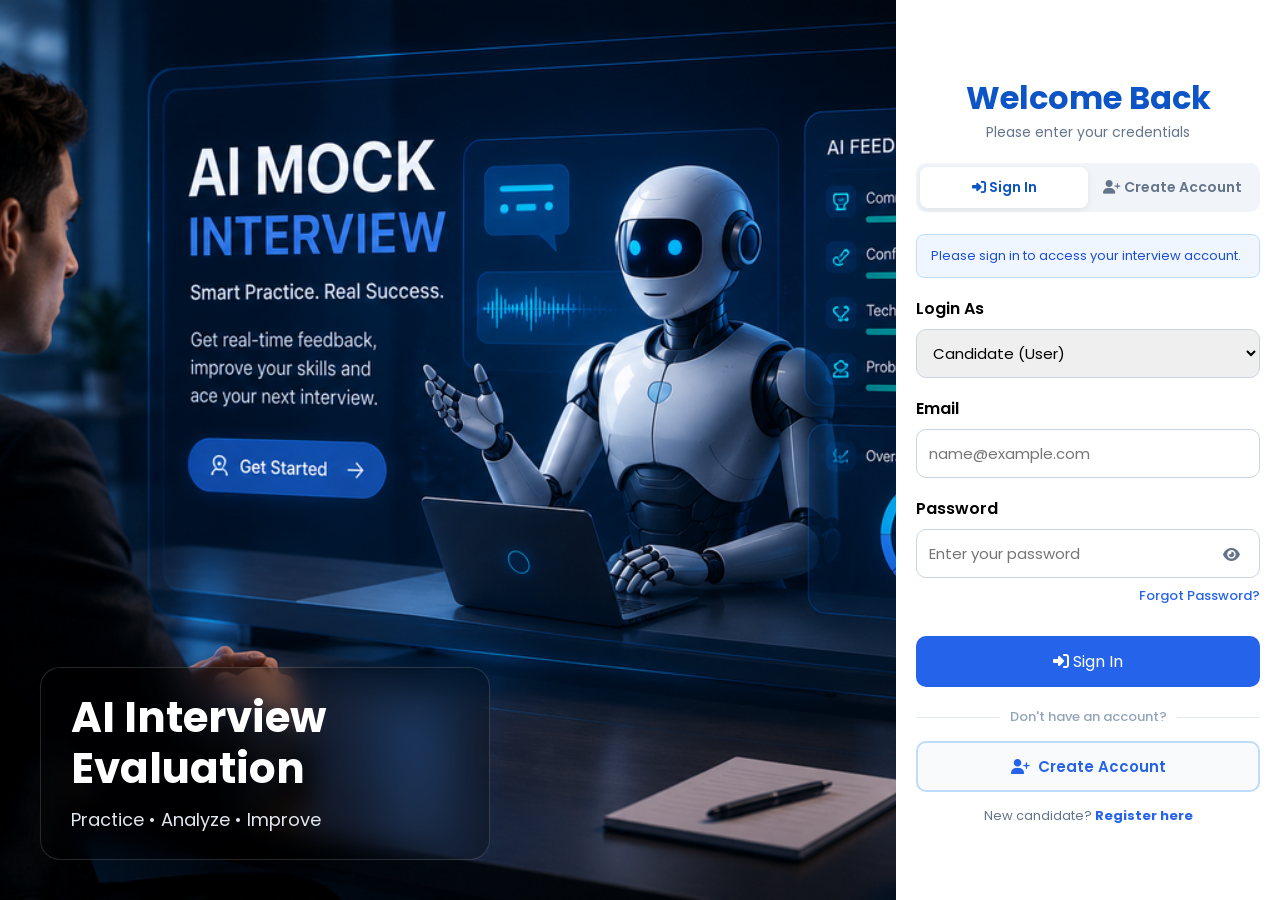
<file: profile.html>
<!DOCTYPE html>
<html lang="en">
<head>
    <meta charset="UTF-8">
    <meta name="viewport" content="width=device-width, initial-scale=1.0">
    <title>User Profile | AI Interview System</title>
    <link rel="icon" href="data:,">
    
    <!-- Google Font -->
    <link href="https://fonts.googleapis.com/css2?family=Poppins:wght@300;400;500;600;700&display=swap" rel="stylesheet">
    
    <!-- Font Awesome -->
    <link rel="stylesheet" href="https://cdnjs.cloudflare.com/ajax/libs/font-awesome/6.5.2/css/all.min.css">
    
    <!-- Profile CSS -->
    <link rel="stylesheet" href="css/profile.css?v=3">
</head>
<body>

    <!-- Branding Header -->
    <header class="brand-header">
        <h1>Multi-model AI Interview Evaluation System</h1>
        <p>Candidate Profile & Account Settings</p>
    </header>

    <main class="profile-container">

        <div class="profile-card">

            <!-- Card Header with User Avatar -->
            <div class="profile-card-header">
                <div class="avatar-circle" id="userAvatar">U</div>
                <h2 id="cardHeaderName">User Profile</h2>
                <p id="cardHeaderRole">Candidate Account</p>
            </div>

            <!-- Dynamic Alert Box -->
            <div id="profileAlert" class="alert-box" style="display: none;">
                <i id="alertIcon" class="fa-solid fa-circle-check"></i>
                <span id="alertMessage"></span>
            </div>

            <!-- Profile Form / Details -->
            <div class="profile-card-body">

                <!-- 1. PERSONAL INFORMATION -->
                <section class="section-group">
                    <div class="section-title">
                        <i class="fa-solid fa-user"></i>
                        <span>Personal Information</span>
                    </div>

                    <!-- Full Name -->
                    <div class="field-item">
                        <div class="field-label">
                            <span>Full Name</span>
                        </div>
                        <div id="viewName" class="field-display">Loading...</div>
                        <input 
                            type="text" 
                            id="editName" 
                            class="form-input" 
                            style="display: none;" 
                            placeholder="Enter your full name" 
                            maxlength="100"
                            autocomplete="name"
                        >
                        <div id="nameError" class="field-error-msg">Full Name is required and cannot be empty.</div>
                    </div>

                    <!-- Email (Read-Only) -->
                    <div class="field-item">
                        <div class="field-label">
                            <span>Email</span>
                            <span class="badge-lock"><i class="fa-solid fa-lock"></i> Read-only</span>
                        </div>
                        <div id="viewEmail" class="field-display readonly-tint">Loading...</div>
                    </div>

                    <!-- Interview Role -->
                    <div class="field-item">
                        <div class="field-label">
                            <span>Interview Role</span>
                        </div>
                        <div id="viewRole" class="field-display">
                            <span class="role-tag" id="roleTagDisplay">
                                <i class="fa-solid fa-briefcase"></i>
                                <span id="roleText">Loading...</span>
                            </span>
                        </div>
                        <select id="editRole" class="form-select" style="display: none;">
                            <option value="Java Developer">Java Developer</option>
                            <option value="Python Developer">Python Developer</option>
                            <option value="Data Analyst">Data Analyst</option>
                            <option value="Web Developer">Web Developer</option>
                        </select>
                        <div id="roleError" class="field-error-msg">Please select an interview role.</div>
                    </div>
                </section>

                <!-- 2. ACCOUNT INFORMATION -->
                <section class="section-group">
                    <div class="section-title">
                        <i class="fa-solid fa-shield-halved"></i>
                        <span>Account Information</span>
                    </div>

                    <!-- Account Type (Read-Only) -->
                    <div class="field-item">
                        <div class="field-label">
                            <span>Account Type</span>
                            <span class="badge-lock"><i class="fa-solid fa-lock"></i> Read-only</span>
                        </div>
                        <div id="viewAccountType" class="field-display readonly-tint">User</div>
                    </div>

                    <!-- Member Since (Read-Only) -->
                    <div class="field-item">
                        <div class="field-label">
                            <span>Member Since</span>
                            <span class="badge-lock"><i class="fa-solid fa-lock"></i> Read-only</span>
                        </div>
                        <div id="viewMemberSince" class="field-display readonly-tint">Loading...</div>
                    </div>
                </section>

                <!-- 3. ACTIONS -->
                <div class="button-section">
                    
                    <!-- Edit / Save / Cancel Actions -->
                    <div class="primary-actions">
                        <!-- View mode button -->
                        <button id="editBtn" class="btn btn-primary" onclick="enterEditMode()">
                            <i class="fa-solid fa-pen-to-square"></i> Edit Profile
                        </button>

                        <!-- Edit mode buttons -->
                        <button id="saveBtn" class="btn btn-save" onclick="saveProfile()" style="display: none;">
                            <i class="fa-solid fa-check"></i> Save Changes
                        </button>
                        <button id="cancelBtn" class="btn btn-secondary" onclick="cancelEdit()" style="display: none;">
                            <i class="fa-solid fa-xmark"></i> Cancel
                        </button>
                    </div>

                    <!-- Navigation Actions -->
                    <div class="nav-actions">
                        <button class="btn btn-outline" onclick="const isAdmin = localStorage.getItem('isAdmin') === 'true' || localStorage.getItem('userRole') === 'Admin'; window.location.href = isAdmin ? 'admin_dashboard.html' : 'dashboard.html';">
                            <i class="fa-solid fa-house"></i> Back to Dashboard
                        </button>
                        <button class="btn btn-outline-primary" onclick="window.location.href='change_password.html';">
                            <i class="fa-solid fa-key"></i> Change Password
                        </button>
                        <button class="btn btn-outline-danger" onclick="handleProfileLogout();">
                            <i class="fa-solid fa-right-from-bracket"></i> Logout
                        </button>
                    </div>

                </div>

            </div>

        </div>

    </main>

    <!-- Profile Logic Script -->
    <script>
        // Check session authentication
        const token = localStorage.getItem("sessionToken") || sessionStorage.getItem("sessionToken");
        if (!token) {
            window.location.replace("login.html?auth_msg=login_required");
        }

        // Current loaded user state
        let currentProfile = {
            name: "",
            email: "",
            role: "Python Developer",
            account_type: "User",
            member_since: "Recent"
        };

        let isEditing = false;

        // UI Element References
        const viewName = document.getElementById("viewName");
        const editName = document.getElementById("editName");
        const nameError = document.getElementById("nameError");

        const viewEmail = document.getElementById("viewEmail");

        const viewRole = document.getElementById("viewRole");
        const roleText = document.getElementById("roleText");
        const editRole = document.getElementById("editRole");
        const roleError = document.getElementById("roleError");

        const viewAccountType = document.getElementById("viewAccountType");
        const viewMemberSince = document.getElementById("viewMemberSince");

        const userAvatar = document.getElementById("userAvatar");
        const cardHeaderName = document.getElementById("cardHeaderName");
        const cardHeaderRole = document.getElementById("cardHeaderRole");

        const editBtn = document.getElementById("editBtn");
        const saveBtn = document.getElementById("saveBtn");
        const cancelBtn = document.getElementById("cancelBtn");

        const alertBox = document.getElementById("profileAlert");
        const alertIcon = document.getElementById("alertIcon");
        const alertMessage = document.getElementById("alertMessage");

        // Show temporary alert message
        function showAlert(message, type = "success") {
            alertBox.style.display = "flex";
            alertBox.className = "alert-box " + (type === "success" ? "alert-success" : "alert-error");
            alertIcon.className = type === "success" ? "fa-solid fa-circle-check" : "fa-solid fa-circle-exclamation";
            alertMessage.textContent = message;
        }

        function hideAlert() {
            alertBox.style.display = "none";
        }

        // Render loaded data into UI
        function populateProfileUI(data) {
            currentProfile.name = data.name || "Candidate";
            currentProfile.email = data.email || "";
            currentProfile.role = data.role || data.preferred_role || "Python Developer";
            currentProfile.account_type = data.account_type || (data.is_admin ? "Administrator" : "User");
            currentProfile.member_since = data.member_since || "Recent";

            // View Displays
            viewName.textContent = currentProfile.name;
            viewEmail.textContent = currentProfile.email;
            roleText.textContent = currentProfile.role;
            viewAccountType.textContent = currentProfile.account_type;
            viewMemberSince.textContent = currentProfile.member_since;

            // Header card
            cardHeaderName.textContent = currentProfile.name;
            cardHeaderRole.textContent = currentProfile.role;
            
            // Avatar initials
            const initials = currentProfile.name
                .split(" ")
                .filter(Boolean)
                .map(part => part[0])
                .slice(0, 2)
                .join("")
                .toUpperCase() || "CA";
            userAvatar.textContent = initials;

            // Synchronize with client-side cache
            try {
                localStorage.setItem("userName", currentProfile.name);
                localStorage.setItem("userEmail", currentProfile.email);
                localStorage.setItem("selectedRole", currentProfile.role);
            } catch (e) {}
        }

        // Fetch user profile from authenticated API
        async function loadProfile() {
            try {
                const response = await fetch("/api/profile", {
                    method: "GET",
                    headers: {
                        "Authorization": `Bearer ${token}`,
                        "Content-Type": "application/json"
                    }
                });

                if (response.status === 401) {
                    try {
                        localStorage.clear();
                        sessionStorage.clear();
                    } catch (e) {}
                    window.location.replace("login.html?auth_msg=session_expired");
                    return;
                }

                if (!response.ok) {
                    throw new Error("Unable to load profile from server.");
                }

                const data = await response.json();
                if (data.status === "success" && data.user) {
                    populateProfileUI(data.user);
                } else {
                    throw new Error("Invalid profile response format.");
                }
            } catch (err) {
                console.error("Profile load error:", err);
                showAlert("Failed to load profile. Please refresh or log in again.", "error");
            }
        }

        // Enter Profile Edit Mode
        function enterEditMode() {
            hideAlert();
            nameError.style.display = "none";
            roleError.style.display = "none";
            editName.classList.remove("input-error");

            // Populate input values from currentProfile
            editName.value = currentProfile.name;
            editRole.value = currentProfile.role;

            // Toggle view / edit elements
            viewName.style.display = "none";
            editName.style.display = "block";

            viewRole.style.display = "none";
            editRole.style.display = "block";

            editBtn.style.display = "none";
            saveBtn.style.display = "inline-flex";
            cancelBtn.style.display = "inline-flex";

            isEditing = true;
            editName.focus();
        }

        // Exit Profile Edit Mode (Restore view)
        function cancelEdit() {
            hideAlert();
            nameError.style.display = "none";
            roleError.style.display = "none";
            editName.classList.remove("input-error");

            // Revert inputs
            editName.value = currentProfile.name;
            editRole.value = currentProfile.role;

            // Toggle view / edit elements
            editName.style.display = "none";
            viewName.style.display = "flex";

            editRole.style.display = "none";
            viewRole.style.display = "flex";

            saveBtn.style.display = "none";
            cancelBtn.style.display = "none";
            editBtn.style.display = "inline-flex";

            saveBtn.disabled = false;
            saveBtn.innerHTML = '<i class="fa-solid fa-check"></i> Save Changes';

            isEditing = false;
        }

        // Save Profile Changes
        async function saveProfile() {
            hideAlert();
            nameError.style.display = "none";
            roleError.style.display = "none";
            editName.classList.remove("input-error");

            const trimmedName = editName.value.trim();
            const selectedRole = editRole.value.trim();

            // Client-side validation: Full Name
            if (!trimmedName) {
                editName.classList.add("input-error");
                nameError.textContent = "Full Name is required and cannot be empty.";
                nameError.style.display = "block";
                editName.focus();
                return;
            }

            // Client-side validation: Role
            if (!selectedRole) {
                roleError.textContent = "Interview Role is required.";
                roleError.style.display = "block";
                editRole.focus();
                return;
            }

            // Disable buttons and show Saving indicator
            saveBtn.disabled = true;
            cancelBtn.disabled = true;
            saveBtn.innerHTML = '<i class="fa-solid fa-spinner fa-spin"></i> Saving...';

            try {
                const response = await fetch("/api/profile", {
                    method: "PUT",
                    headers: {
                        "Authorization": `Bearer ${token}`,
                        "Content-Type": "application/json"
                    },
                    body: JSON.stringify({
                        name: trimmedName,
                        role: selectedRole
                    })
                });

                if (response.status === 401) {
                    try {
                        localStorage.clear();
                        sessionStorage.clear();
                    } catch (e) {}
                    window.location.replace("login.html?auth_msg=session_expired");
                    return;
                }

                const result = await response.json();

                if (!response.ok || result.status !== "success") {
                    const errorMsg = result.detail || result.message || "Failed to update profile.";
                    showAlert(errorMsg, "error");
                    saveBtn.disabled = false;
                    cancelBtn.disabled = false;
                    saveBtn.innerHTML = '<i class="fa-solid fa-check"></i> Save Changes';
                    return;
                }

                // Success
                populateProfileUI(result.user);
                cancelEdit();
                showAlert("Profile updated successfully", "success");

            } catch (err) {
                console.error("Save profile error:", err);
                showAlert("A network error occurred while updating profile.", "error");
                saveBtn.disabled = false;
                cancelBtn.disabled = false;
                saveBtn.innerHTML = '<i class="fa-solid fa-check"></i> Save Changes';
            }
        }

        // User Logout
        function handleProfileLogout() {
            if (token) {
                fetch("/api/auth/logout", {
                    method: "POST",
                    headers: { "Authorization": `Bearer ${token}` }
                }).catch(() => {});
            }
            try {
                localStorage.clear();
                sessionStorage.clear();
            } catch (e) {}
            window.location.href = "login.html";
        }

        // Initialize on DOM load
        document.addEventListener("DOMContentLoaded", () => {
            loadProfile();

            // Submit on Enter key inside name input
            editName.addEventListener("keydown", (e) => {
                if (e.key === "Enter") {
                    e.preventDefault();
                    saveProfile();
                } else if (e.key === "Escape") {
                    e.preventDefault();
                    cancelEdit();
                }
            });
        });
    </script>
</body>
</html>
</file>
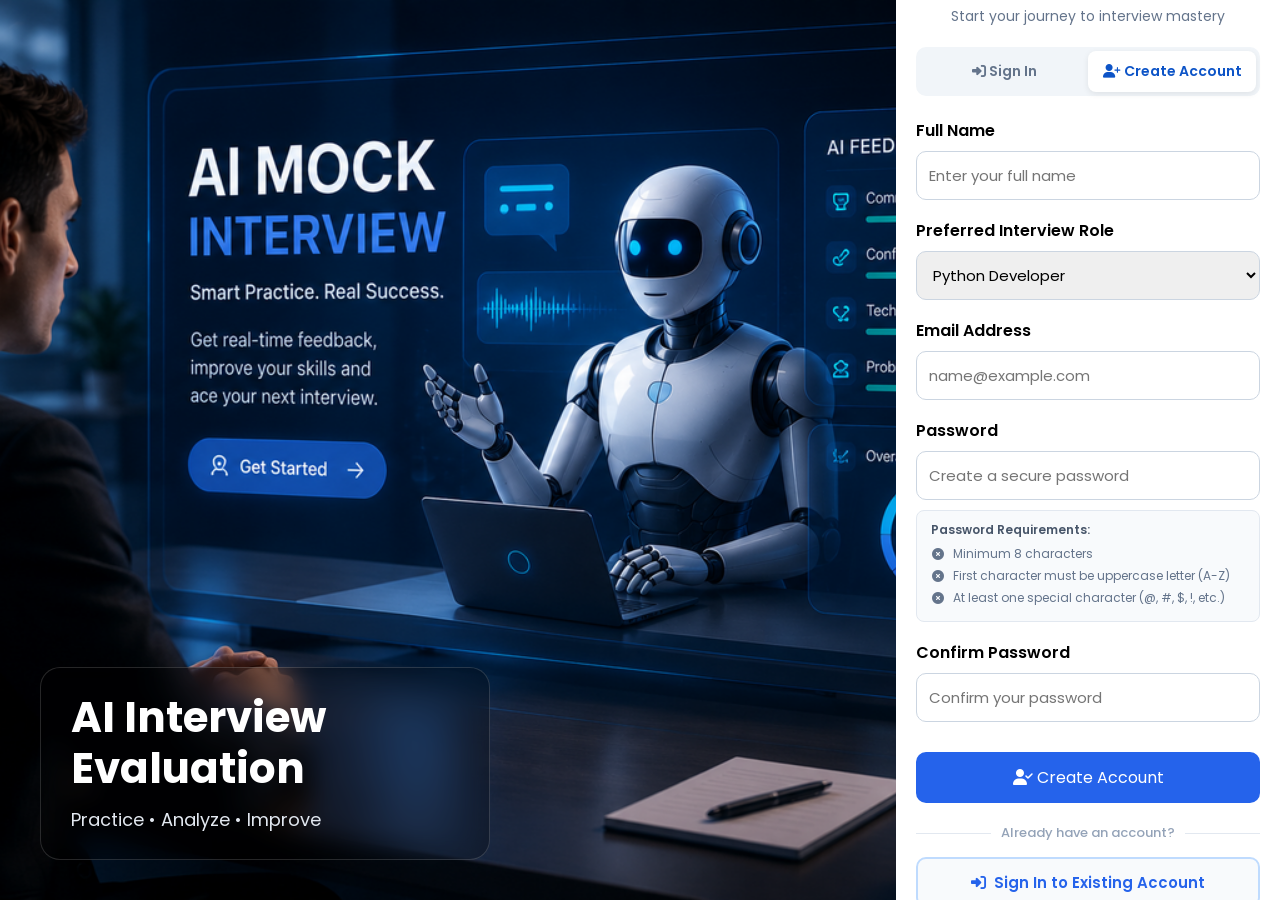
<file: register.html>
<!DOCTYPE html>
<html lang="en">

<head>

    <meta charset="UTF-8">
    <meta name="viewport" content="width=device-width, initial-scale=1.0">

    <title>AI Interview Evaluation System | Create Account</title>

    <link rel="icon" href="data:,">
    <link rel="stylesheet" href="css/style.css?v=4">

    <link href="https://fonts.googleapis.com/css2?family=Poppins:wght@300;400;500;600;700&display=swap" rel="stylesheet">
    <link rel="stylesheet" href="https://cdnjs.cloudflare.com/ajax/libs/font-awesome/6.6.0/css/all.min.css">

</head>

<body>

<div class="container">

    <div class="left-panel">           

        <img id="slide" src="images/slide1.png" alt="AI Image">

        <div class="overlay">

            <h1 id="title">AI Interview Evaluation</h1>

            <p id="subtitle">Practice • Analyze • Improve</p>

        </div>

    </div>

    <div class="right-panel">           

        <div class="login-box">

            <h1 id="formHeading">Create an Account</h1>
            <p id="formSubheading" style="text-align: center; color: #64748b; font-size: 14px; margin-bottom: 20px;">Start your journey to interview mastery</p>

            <div class="auth-tabs">
                <a href="login.html" class="auth-tab-btn" style="text-align: center; text-decoration: none;">
                    <i class="fas fa-right-to-bracket"></i> Sign In
                </a>
                <button type="button" class="auth-tab-btn active">
                    <i class="fas fa-user-plus"></i> Create Account
                </button>
            </div>

            <div id="authAlert" class="auth-alert"></div>

            <!-- Standalone Register Form -->
            <form id="registerForm" action="javascript:void(0);" onsubmit="return handleRegister(event);">

                <label for="regName">Full Name</label>
                <input
                    type="text"
                    id="regName"
                    name="regName"
                    placeholder="Enter your full name"
                    required>

                <label for="regRole">Preferred Interview Role</label>
                <select id="regRole" name="regRole" required>
                    <option value="Python Developer" selected>Python Developer</option>
                    <option value="Data Analyst">Data Analyst</option>
                    <option value="Web Developer">Web Developer</option>
                    <option value="Java Developer">Java Developer</option>
                </select>

                <label for="regEmail">Email Address</label>
                <input
                    type="email"
                    id="regEmail"
                    name="regEmail"
                    placeholder="name@example.com"
                    autocomplete="email"
                    required>

                <label for="regPassword">Password</label>
                <input
                    type="password"
                    id="regPassword"
                    name="regPassword"
                    placeholder="Create a secure password"
                    autocomplete="new-password"
                    required>

                <!-- Real-time Password Rules Checklist -->
                <div class="pwd-rules" id="pwdRulesBox">
                    <div class="pwd-rules-title">Password Requirements:</div>
                    <div class="pwd-rule-item" id="ruleMinLength">
                        <span class="icon"><i class="fas fa-circle-xmark"></i></span>
                        <span>Minimum 8 characters</span>
                    </div>
                    <div class="pwd-rule-item" id="ruleFirstUpper">
                        <span class="icon"><i class="fas fa-circle-xmark"></i></span>
                        <span>First character must be uppercase letter (A-Z)</span>
                    </div>
                    <div class="pwd-rule-item" id="ruleSpecialChar">
                        <span class="icon"><i class="fas fa-circle-xmark"></i></span>
                        <span>At least one special character (@, #, $, !, etc.)</span>
                    </div>
                </div>

                <label for="regConfirmPassword">Confirm Password</label>
                <input
                    type="password"
                    id="regConfirmPassword"
                    name="regConfirmPassword"
                    placeholder="Confirm your password"
                    autocomplete="new-password"
                    required>

                <button type="submit" id="registerBtn">
                    <i class="fas fa-user-check"></i> Create Account
                </button>

                <div class="auth-divider">
                    <span>Already have an account?</span>
                </div>

                <a href="login.html" class="signin-switch-btn" id="btnGoToLogin">
                    <i class="fas fa-right-to-bracket"></i> Sign In to Existing Account
                </a>

                <p class="auth-switch-note">
                    Already registered? <a href="login.html"><strong>Sign In</strong></a>
                </p>

            </form>

        </div>

    </div>

</div>

<script src="js/login.js?v=4"></script>

</body>

</html>
</file>
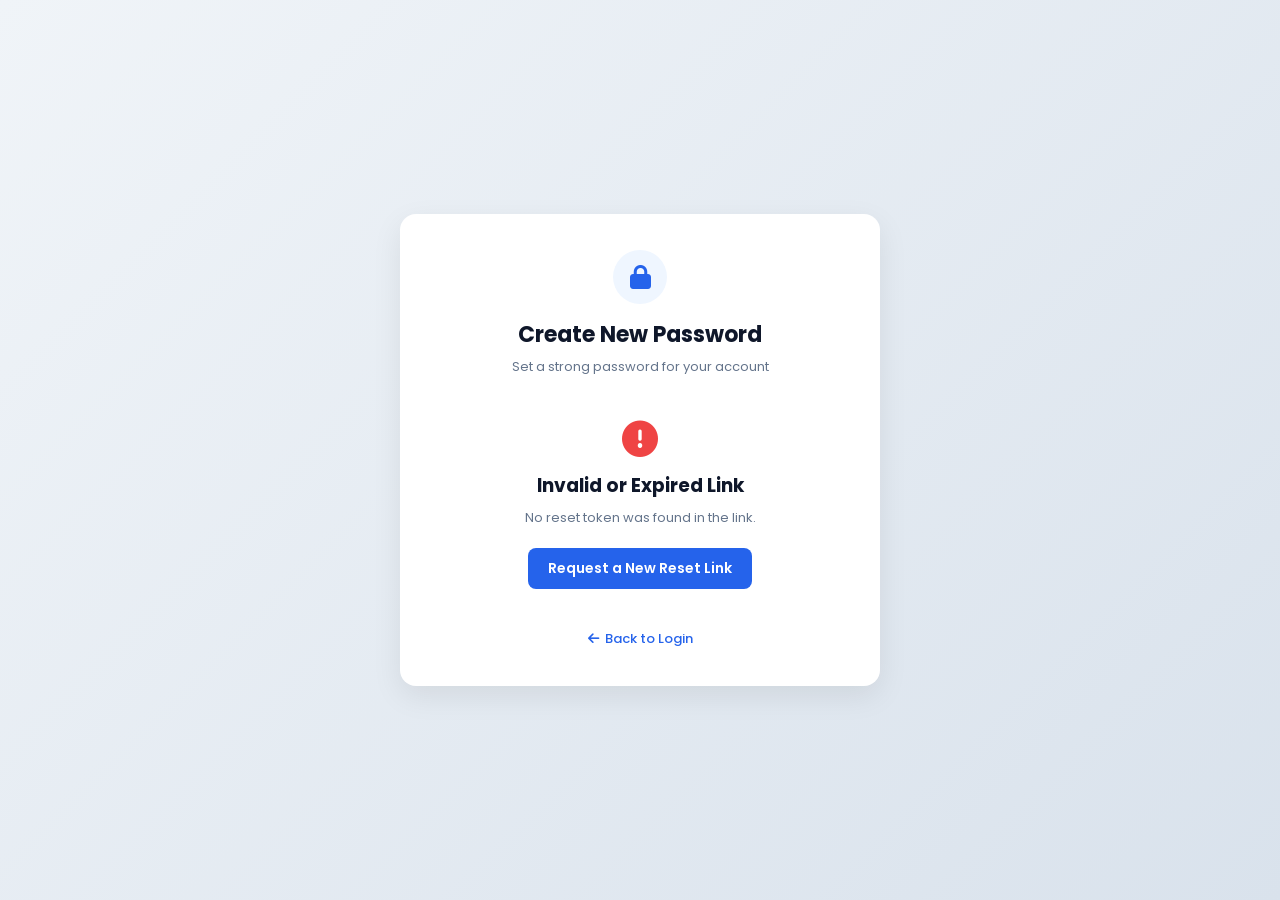
<file: reset_password.html>
<!DOCTYPE html>
<html lang="en">

<head>
    <meta charset="UTF-8">
    <meta name="viewport" content="width=device-width, initial-scale=1.0">
    <title>Set New Password | AI Interview System</title>
    <link rel="icon" href="data:,">
    <link rel="stylesheet" href="css/style.css?v=3">
    <link href="https://fonts.googleapis.com/css2?family=Poppins:wght@300;400;500;600;700&display=swap" rel="stylesheet">
    <link rel="stylesheet" href="https://cdnjs.cloudflare.com/ajax/libs/font-awesome/6.6.0/css/all.min.css">
    <style>
        body {
            background: linear-gradient(135deg, #f0f4f8 0%, #d9e2ec 100%);
            min-height: 100vh;
            display: flex;
            align-items: center;
            justify-content: center;
            padding: 20px;
        }

        .auth-card {
            background: white;
            border-radius: 16px;
            box-shadow: 0 10px 30px rgba(0, 0, 0, 0.08);
            width: 100%;
            max-width: 480px;
            padding: 36px 32px;
        }

        .auth-card-header {
            text-align: center;
            margin-bottom: 24px;
        }

        .auth-card-header .icon-badge {
            width: 54px;
            height: 54px;
            background: #eff6ff;
            color: #2563eb;
            border-radius: 50%;
            display: flex;
            align-items: center;
            justify-content: center;
            font-size: 24px;
            margin: 0 auto 14px auto;
        }

        .auth-card-header h1 {
            font-size: 22px;
            color: #0f172a;
            font-weight: 700;
            margin-bottom: 6px;
        }

        .auth-card-header p {
            font-size: 13px;
            color: #64748b;
            line-height: 1.5;
        }

        .back-link {
            display: inline-flex;
            align-items: center;
            gap: 6px;
            color: #2563eb;
            font-size: 13px;
            text-decoration: none;
            margin-top: 20px;
            font-weight: 500;
        }

        .back-link:hover {
            text-decoration: underline;
        }

        .masked-email-badge {
            display: inline-block;
            background: #f1f5f9;
            color: #334155;
            padding: 4px 12px;
            border-radius: 20px;
            font-size: 12px;
            font-weight: 600;
            margin-top: 6px;
        }
    </style>
</head>

<body>

<div class="auth-card">

    <div class="auth-card-header">
        <div class="icon-badge">
            <i class="fas fa-lock"></i>
        </div>
        <h1>Create New Password</h1>
        <p>Set a strong password for your account</p>
        <div id="emailBadge" class="masked-email-badge" style="display: none;"></div>
    </div>

    <div id="alertBox" class="auth-alert"></div>

    <!-- Verification Loading State -->
    <div id="loadingState" style="text-align: center; padding: 30px; color: #64748b;">
        <i class="fas fa-spinner fa-spin" style="font-size: 28px; color: #2563eb; margin-bottom: 12px;"></i>
        <p>Verifying your reset link...</p>
    </div>

    <!-- Invalid Link State -->
    <div id="invalidState" style="display: none; text-align: center; padding: 20px 10px;">
        <i class="fas fa-circle-exclamation" style="font-size: 36px; color: #ef4444; margin-bottom: 14px;"></i>
        <h3 style="color: #0f172a; margin-bottom: 8px;">Invalid or Expired Link</h3>
        <p id="invalidReason" style="font-size: 13px; color: #64748b; margin-bottom: 20px;">
            This password reset link is invalid, expired, or has already been used.
        </p>
        <a href="forgot_password.html" class="button" style="display: inline-block; padding: 10px 20px; background: #2563eb; color: white; border-radius: 8px; text-decoration: none; font-size: 14px; font-weight: 600;">
            Request a New Reset Link
        </a>
    </div>

    <!-- Valid Link Form -->
    <form id="resetForm" style="display: none;" onsubmit="return handleResetPassword(event);">

        <label for="newPassword">New Password</label>
        <input
            type="password"
            id="newPassword"
            placeholder="Enter new password"
            autocomplete="new-password"
            required>

        <!-- Live Password Rules Checklist -->
        <div class="pwd-rules" id="pwdRulesBox">
            <div class="pwd-rules-title">Password Requirements:</div>
            <div class="pwd-rule-item" id="ruleMinLength">
                <span class="icon"><i class="fas fa-circle-xmark"></i></span>
                <span>Minimum 8 characters</span>
            </div>
            <div class="pwd-rule-item" id="ruleFirstUpper">
                <span class="icon"><i class="fas fa-circle-xmark"></i></span>
                <span>First character must be uppercase letter (A-Z)</span>
            </div>
            <div class="pwd-rule-item" id="ruleSpecialChar">
                <span class="icon"><i class="fas fa-circle-xmark"></i></span>
                <span>At least one special character (@, #, $, !, etc.)</span>
            </div>
        </div>

        <label for="confirmPassword">Confirm New Password</label>
        <input
            type="password"
            id="confirmPassword"
            placeholder="Confirm new password"
            autocomplete="new-password"
            required>

        <button type="submit" id="resetBtn">
            <i class="fas fa-check-circle"></i> Update Password
        </button>

    </form>

    <div style="text-align: center;">
        <a href="login.html" class="back-link">
            <i class="fas fa-arrow-left"></i> Back to Login
        </a>
    </div>

</div>

<script>
    const SPECIAL_CHARS_REGEX = /[!@#$%^&*()_+\-=\[\]{}|;:,.<>?/~`'"\\]/;
    let currentToken = "";

    // Parse token from URL
    function getQueryParam(param) {
        const urlParams = new URLSearchParams(window.location.search);
        return urlParams.get(param);
    }

    // Verify token on load
    async function verifyToken() {
        const token = getQueryParam("token");
        const loadingState = document.getElementById("loadingState");
        const invalidState = document.getElementById("invalidState");
        const resetForm = document.getElementById("resetForm");
        const invalidReason = document.getElementById("invalidReason");
        const emailBadge = document.getElementById("emailBadge");

        if (!token) {
            loadingState.style.display = "none";
            invalidState.style.display = "block";
            if (invalidReason) invalidReason.textContent = "No reset token was found in the link.";
            return;
        }

        currentToken = token;

        try {
            const res = await fetch(`/api/auth/verify-reset-token?token=${encodeURIComponent(token)}`);
            const data = await res.json();

            loadingState.style.display = "none";

            if (data.valid) {
                resetForm.style.display = "block";
                if (data.masked_email && emailBadge) {
                    emailBadge.textContent = `Account: ${data.masked_email}`;
                    emailBadge.style.display = "inline-block";
                }
                setupPasswordLiveCheck();
            } else {
                invalidState.style.display = "block";
                if (invalidReason && data.reason) {
                    invalidReason.textContent = data.reason;
                }
            }
        } catch (err) {
            console.error("Token verification error:", err);
            loadingState.style.display = "none";
            invalidState.style.display = "block";
        }
    }

    function setupPasswordLiveCheck() {
        const newPassword = document.getElementById("newPassword");
        const ruleMinLength = document.getElementById("ruleMinLength");
        const ruleFirstUpper = document.getElementById("ruleFirstUpper");
        const ruleSpecialChar = document.getElementById("ruleSpecialChar");

        if (!newPassword) return;

        newPassword.addEventListener("input", function () {
            const val = this.value || "";

            // Rule 1: Min 8 chars
            updateRuleUI(ruleMinLength, val.length >= 8);

            // Rule 2: First char uppercase
            updateRuleUI(ruleFirstUpper, val.length > 0 && val[0] >= "A" && val[0] <= "Z");

            // Rule 3: Special char
            updateRuleUI(ruleSpecialChar, SPECIAL_CHARS_REGEX.test(val));
        });
    }

    function updateRuleUI(elem, isValid) {
        if (!elem) return;
        const icon = elem.querySelector(".icon i");
        if (isValid) {
            elem.classList.add("valid");
            if (icon) {
                icon.className = "fas fa-circle-check";
                icon.style.color = "#16a34a";
            }
        } else {
            elem.classList.remove("valid");
            if (icon) {
                icon.className = "fas fa-circle-xmark";
                icon.style.color = "#94a3b8";
            }
        }
    }

    async function handleResetPassword(e) {
        if (e && e.preventDefault) e.preventDefault();

        const newPassword = document.getElementById("newPassword").value;
        const confirmPassword = document.getElementById("confirmPassword").value;
        const resetBtn = document.getElementById("resetBtn");
        const alertBox = document.getElementById("alertBox");

        alertBox.style.display = "none";

        if (newPassword.length < 8) {
            alertBox.className = "auth-alert error";
            alertBox.textContent = "Password must be at least 8 characters long.";
            alertBox.style.display = "block";
            return false;
        }

        if (!(newPassword[0] >= "A" && newPassword[0] <= "Z")) {
            alertBox.className = "auth-alert error";
            alertBox.textContent = "The first character must be an uppercase English letter (A-Z).";
            alertBox.style.display = "block";
            return false;
        }

        if (!SPECIAL_CHARS_REGEX.test(newPassword)) {
            alertBox.className = "auth-alert error";
            alertBox.textContent = "Password must contain at least one special character (@, #, $, !, etc.).";
            alertBox.style.display = "block";
            return false;
        }

        if (newPassword !== confirmPassword) {
            alertBox.className = "auth-alert error";
            alertBox.textContent = "Passwords do not match.";
            alertBox.style.display = "block";
            return false;
        }

        try {
            resetBtn.disabled = true;
            resetBtn.innerHTML = '<i class="fas fa-spinner fa-spin"></i> Updating Password...';

            const res = await fetch("/api/auth/reset-password", {
                method: "POST",
                headers: { "Content-Type": "application/json" },
                body: JSON.stringify({
                    token: currentToken,
                    new_password: newPassword,
                    confirm_password: confirmPassword
                })
            });

            const data = await res.json();

            if (!res.ok) {
                alertBox.className = "auth-alert error";
                alertBox.textContent = data.detail || data.message || "Failed to reset password.";
                alertBox.style.display = "block";
                resetBtn.disabled = false;
                resetBtn.innerHTML = '<i class="fas fa-check-circle"></i> Update Password';
                return false;
            }

            alertBox.className = "auth-alert success";
            alertBox.textContent = "Password reset successful! Redirecting to login in 2 seconds...";
            alertBox.style.display = "block";

            document.getElementById("resetForm").style.display = "none";

            setTimeout(() => {
                window.location.href = "login.html";
            }, 2000);

        } catch (err) {
            console.error("Reset error:", err);
            alertBox.className = "auth-alert error";
            alertBox.textContent = "An error occurred while connecting to the server.";
            alertBox.style.display = "block";
            resetBtn.disabled = false;
            resetBtn.innerHTML = '<i class="fas fa-check-circle"></i> Update Password';
        }

        return false;
    }

    document.addEventListener("DOMContentLoaded", verifyToken);
</script>

</body>

</html>
</file>
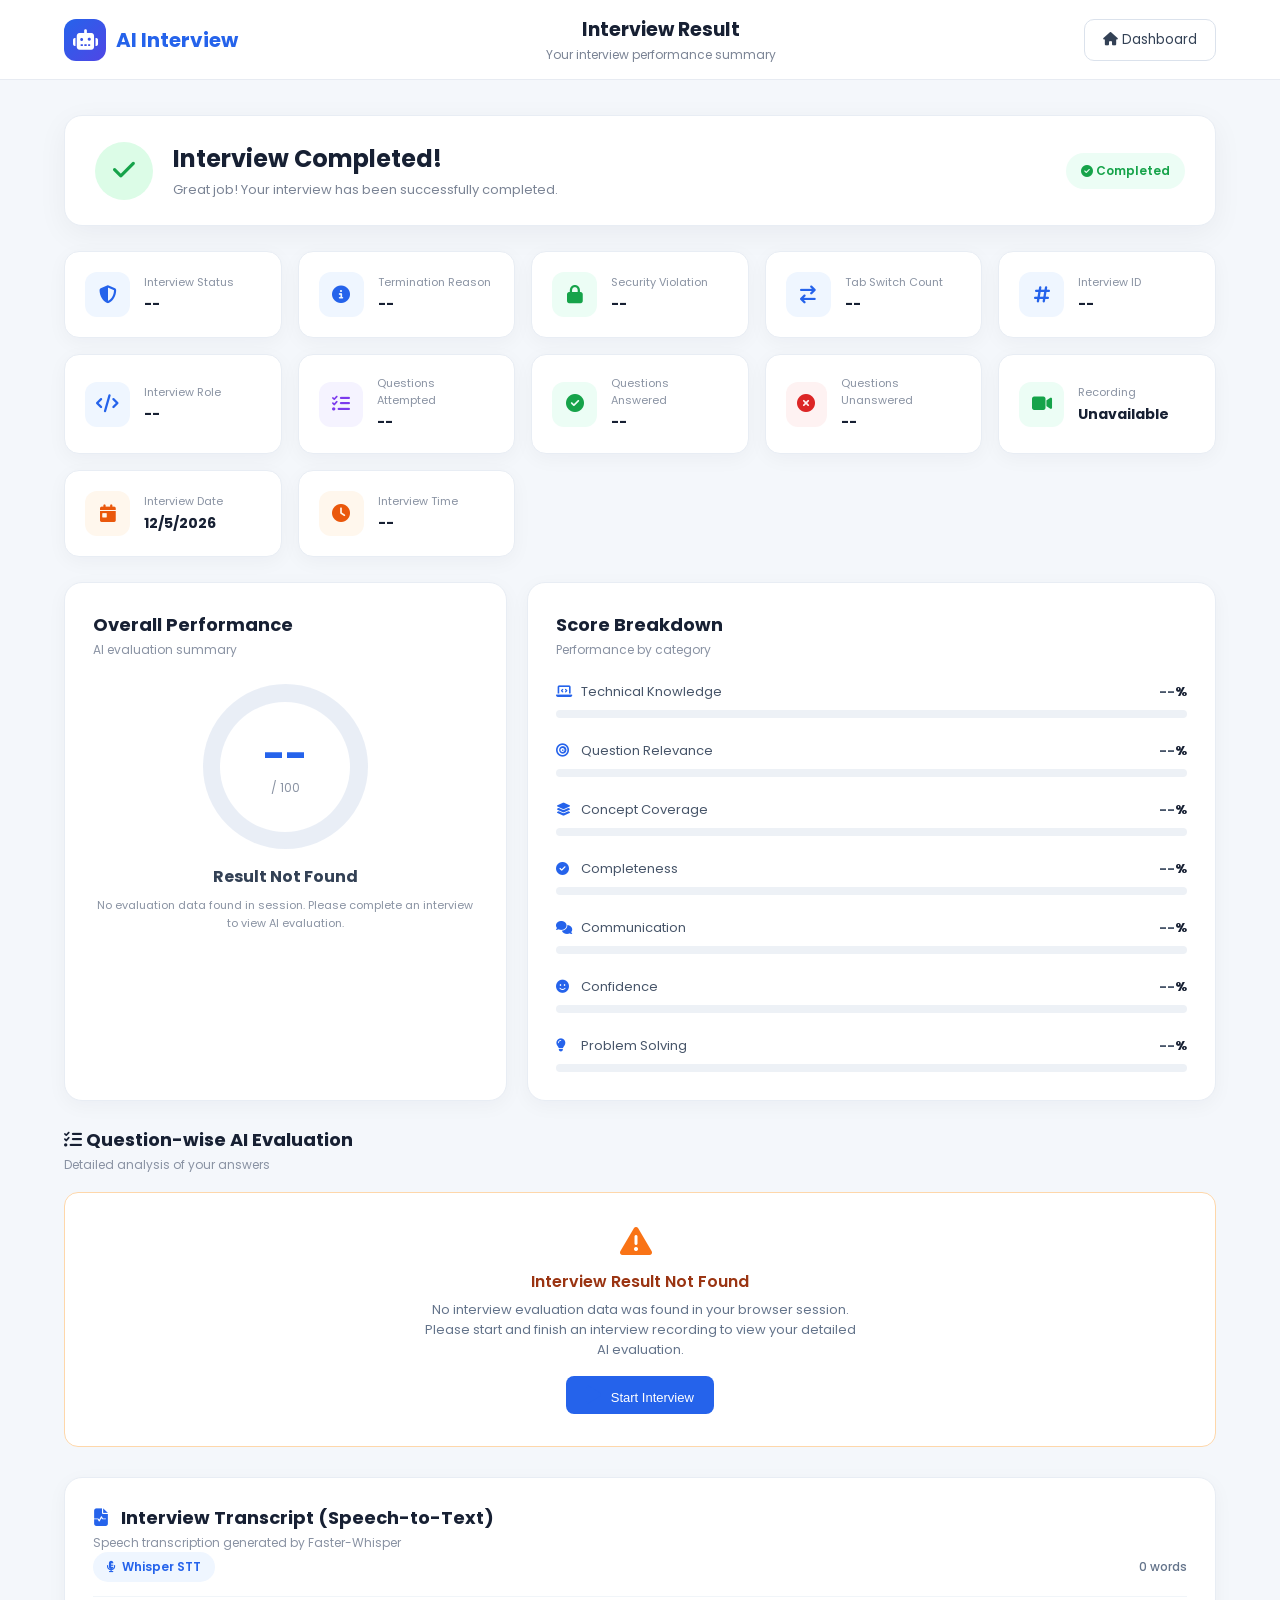
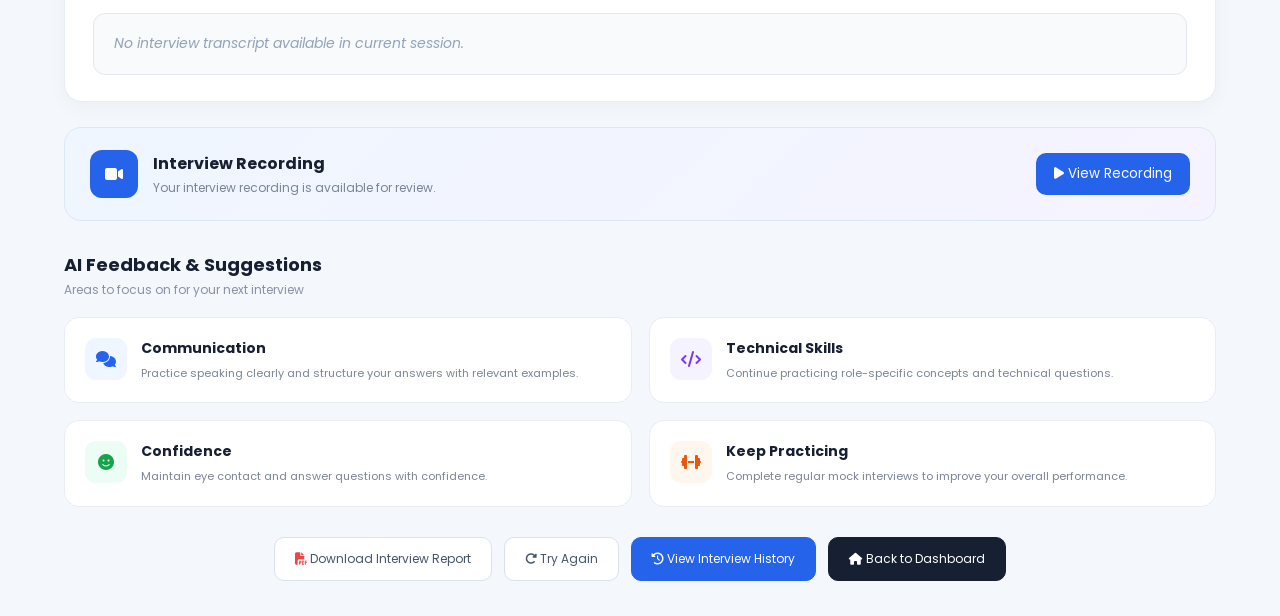
<file: result.html>
<!DOCTYPE html>
<html lang="en">

<head>

    <meta charset="UTF-8">

    <meta
        name="viewport"
        content="width=device-width, initial-scale=1.0"
    >

    <title>Interview Result | AI Interview</title>
    <link rel="icon" href="data:,">


    <!-- Google Font -->

    <link
        href="https://fonts.googleapis.com/css2?family=Poppins:wght@300;400;500;600;700&display=swap"
        rel="stylesheet"
    >


    <!-- Font Awesome -->

    <link
        rel="stylesheet"
        href="https://cdnjs.cloudflare.com/ajax/libs/font-awesome/6.5.2/css/all.min.css"
    >


    <!-- Result CSS -->

    <link
        rel="stylesheet"
        href="css/result.css"
    >

    <style>
        .info-grid {
            display: grid !important;
            grid-template-columns: repeat(auto-fit, minmax(185px, 1fr)) !important;
            gap: 16px !important;
            margin-bottom: 25px !important;
        }

        .transcript-section {
            background: #ffffff;
            border: 1px solid #e8edf4;
            border-radius: 18px;
            padding: 26px 28px;
            margin-bottom: 25px;
            box-shadow: 0 5px 20px rgba(15, 23, 42, 0.04);
        }

        .transcript-meta {
            display: flex;
            align-items: center;
            justify-content: space-between;
            padding-bottom: 14px;
            margin-bottom: 16px;
            border-bottom: 1px solid #f1f5f9;
        }

        .transcript-badge {
            display: inline-flex;
            align-items: center;
            gap: 6px;
            background: #eff6ff;
            color: #2563eb;
            font-size: 12px;
            font-weight: 600;
            padding: 6px 14px;
            border-radius: 20px;
        }

        .transcript-word-count {
            font-size: 12px;
            color: #64748b;
            font-weight: 500;
        }

        .transcript-body {
            background: #f8fafc;
            border: 1px solid #e2e8f0;
            border-radius: 12px;
            padding: 18px 20px;
            max-height: 240px;
            overflow-y: auto;
        }

        .transcript-body p {
            font-size: 14px;
            line-height: 1.7;
            color: #334155;
            white-space: pre-wrap;
            word-break: break-word;
            margin: 0;
        }

        .transcript-body em {
            color: #94a3b8;
            font-style: italic;
        }

        .info-icon.red {
            background: #fef2f2 !important;
            color: #dc2626 !important;
        }

        .question-status-badge {
            display: inline-flex;
            align-items: center;
            gap: 5px;
            padding: 3px 10px;
            border-radius: 20px;
            font-size: 11px;
            font-weight: 600;
        }

        .question-status-badge.not-answered {
            background: #fef2f2;
            color: #dc2626;
            border: 1px solid #fecaca;
        }

        .question-status-badge.answered {
            background: #ecfdf5;
            color: #16a34a;
            border: 1px solid #bbf7d0;
        }

        .question-score.not-answered-score {
            background: #fef2f2 !important;
        }

        .question-score.not-answered-score strong {
            color: #dc2626 !important;
        }

        .answer-block.not-answered-block {
            border-left: 4px solid #dc2626 !important;
            background: #fffafa !important;
        }
    </style>

</head>


<body>


    <!-- ================================= -->
    <!-- PAGE CONTAINER -->
    <!-- ================================= -->

    <div class="result-container">


        <!-- ================================= -->
        <!-- HEADER -->
        <!-- ================================= -->

        <header class="result-header">

            <div class="logo">

                <div class="logo-icon">
                    <i class="fa-solid fa-robot"></i>
                </div>

                <span>AI Interview</span>

            </div>


            <div class="header-title">

                <h2>Interview Result</h2>

                <p>
                    Your interview performance summary
                </p>

            </div>


            <button
                class="dashboard-btn"
                id="dashboardBtn"
            >

                <i class="fa-solid fa-house"></i>

                Dashboard

            </button>

        </header>



        <!-- ================================= -->
        <!-- MAIN CONTENT -->
        <!-- ================================= -->

        <main class="result-main">


            <!-- ================================= -->
            <!-- SUCCESS MESSAGE -->
            <!-- ================================= -->

            <section class="success-card" id="resultStatusCard">

                <div class="success-icon" id="resultStatusIcon">

                    <i class="fa-solid fa-check"></i>

                </div>


                <div class="success-content">

                    <h1 id="resultStatusHeading">
                        Interview Completed!
                    </h1>

                    <p id="resultStatusSubheading">
                        Great job! Your interview has been
                        successfully completed.
                    </p>

                </div>


                <div class="completion-badge" id="resultStatusBadge">

                    <i class="fa-solid fa-circle-check"></i>

                    Completed

                </div>

            </section>


            <!-- ================================= -->
            <!-- TERMINATION / SECURITY NOTICE BANNER -->
            <!-- ================================= -->

            <section class="termination-banner" id="terminationBanner" style="display: none; background: #fff5f5; border: 1.5px solid #fecaca; border-left: 6px solid #dc2626; border-radius: 18px; padding: 22px 28px; margin-bottom: 25px; box-shadow: 0 4px 20px rgba(220, 38, 38, 0.07);">
                <div style="display: flex; align-items: flex-start; gap: 18px;">
                    <div style="width: 50px; height: 50px; border-radius: 14px; background: #fee2e2; color: #dc2626; display: flex; align-items: center; justify-content: center; font-size: 24px; flex-shrink: 0;">
                        <i class="fa-solid fa-triangle-exclamation"></i>
                    </div>
                    <div style="flex: 1;">
                        <div style="display: flex; align-items: center; gap: 10px; flex-wrap: wrap; margin-bottom: 6px;">
                            <h2 style="font-size: 20px; font-weight: 700; color: #991b1b; margin: 0;">Interview Status: ⚠️ Terminated</h2>
                            <span style="background: #dc2626; color: white; font-size: 11px; font-weight: 700; padding: 3px 12px; border-radius: 20px; letter-spacing: 0.5px;">SECURITY VIOLATION</span>
                        </div>
                        <p style="font-size: 13.5px; color: #7f1d1d; margin: 0 0 16px 0; line-height: 1.5;">
                            Answers and speech collected prior to termination were preserved and saved. AI evaluation was not generated because the interview was automatically terminated due to a security violation.
                        </p>
                        <div style="display: grid; grid-template-columns: repeat(auto-fit, minmax(180px, 1fr)); gap: 14px; background: white; padding: 16px 18px; border-radius: 12px; border: 1px solid #fecaca;">
                            <div>
                                <span style="font-size: 11px; font-weight: 600; color: #64748b; text-transform: uppercase;">Interview Status:</span>
                                <div style="font-size: 15px; font-weight: 700; color: #dc2626; margin-top: 2px;">⚠️ Terminated</div>
                            </div>
                            <div>
                                <span style="font-size: 11px; font-weight: 600; color: #64748b; text-transform: uppercase;">Termination Reason:</span>
                                <div style="font-size: 15px; font-weight: 700; color: #1e293b; margin-top: 2px;" id="bannerTermReason">Tab Switch Detected</div>
                            </div>
                            <div>
                                <span style="font-size: 11px; font-weight: 600; color: #64748b; text-transform: uppercase;">Security Violation:</span>
                                <div style="font-size: 15px; font-weight: 700; color: #dc2626; margin-top: 2px;" id="bannerSecViolation">Yes</div>
                            </div>
                            <div>
                                <span style="font-size: 11px; font-weight: 600; color: #64748b; text-transform: uppercase;">Tab Switch Count:</span>
                                <div style="font-size: 15px; font-weight: 700; color: #dc2626; margin-top: 2px;" id="bannerTabSwitchCount">1</div>
                            </div>
                        </div>
                    </div>
                </div>
            </section>



            <!-- ================================= -->
            <!-- INTERVIEW INFO -->
            <!-- ================================= -->

            <section class="info-grid">

                <!-- Interview Status -->
                <div class="info-card" id="statusInfoCard">
                    <div class="info-icon blue" id="statusInfoIcon">
                        <i class="fa-solid fa-shield-halved"></i>
                    </div>
                    <div>
                        <span>Interview Status</span>
                        <strong id="interviewStatus">Completed</strong>
                    </div>
                </div>

                <!-- Termination Reason -->
                <div class="info-card" id="reasonInfoCard">
                    <div class="info-icon blue" id="reasonInfoIcon">
                        <i class="fa-solid fa-circle-info"></i>
                    </div>
                    <div>
                        <span>Termination Reason</span>
                        <strong id="terminationReason">None</strong>
                    </div>
                </div>

                <!-- Security Violation -->
                <div class="info-card" id="securityInfoCard">
                    <div class="info-icon green" id="securityInfoIcon">
                        <i class="fa-solid fa-lock"></i>
                    </div>
                    <div>
                        <span>Security Violation</span>
                        <strong id="securityViolation">No</strong>
                    </div>
                </div>

                <!-- Tab Switch Count -->
                <div class="info-card" id="tabSwitchInfoCard">
                    <div class="info-icon blue" id="tabSwitchInfoIcon">
                        <i class="fa-solid fa-arrow-right-arrow-left"></i>
                    </div>
                    <div>
                        <span>Tab Switch Count</span>
                        <strong id="tabSwitchCount">0</strong>
                    </div>
                </div>


                <!-- Interview ID -->

                <div class="info-card">

                    <div class="info-icon blue">

                        <i class="fa-solid fa-hashtag"></i>

                    </div>

                    <div>

                        <span>Interview ID</span>

                        <strong id="interviewId">
                            --
                        </strong>

                    </div>

                </div>



                <!-- Role -->

                <div class="info-card">

                    <div class="info-icon blue">

                        <i class="fa-solid fa-code"></i>

                    </div>

                    <div>

                        <span>Interview Role</span>

                        <strong id="roleName">
                            --
                        </strong>

                    </div>

                </div>



                <!-- Questions Attempted -->

                <div class="info-card">

                    <div class="info-icon purple">

                        <i class="fa-solid fa-list-check"></i>

                    </div>

                    <div>

                        <span>Questions Attempted</span>

                        <strong id="questionsAttempted">
                            --
                        </strong>

                    </div>

                </div>



                <!-- Questions Answered -->

                <div class="info-card">

                    <div class="info-icon green">

                        <i class="fa-solid fa-circle-check"></i>

                    </div>

                    <div>

                        <span>Questions Answered</span>

                        <strong id="questionsAnswered">
                            --
                        </strong>

                    </div>

                </div>



                <!-- Questions Unanswered -->

                <div class="info-card">

                    <div class="info-icon red">

                        <i class="fa-solid fa-circle-xmark"></i>

                    </div>

                    <div>

                        <span>Questions Unanswered</span>

                        <strong id="questionsUnanswered">
                            --
                        </strong>

                    </div>

                </div>



                <!-- Recording Status -->

                <div class="info-card">

                    <div class="info-icon green">

                        <i class="fa-solid fa-video"></i>

                    </div>

                    <div>

                        <span>Recording</span>

                        <strong id="recordingStatus">
                            Available
                        </strong>

                    </div>

                </div>



                <!-- Interview Date -->

                <div class="info-card">

                    <div class="info-icon orange">

                        <i class="fa-solid fa-calendar-day"></i>

                    </div>

                    <div>

                        <span>Interview Date</span>

                        <strong id="interviewDate">
                            --
                        </strong>

                    </div>

                </div>



                <!-- Duration -->

                <div class="info-card">

                    <div class="info-icon orange">

                        <i class="fa-solid fa-clock"></i>

                    </div>

                    <div>

                        <span>Interview Time</span>

                        <strong id="interviewTime">
                            --
                        </strong>

                    </div>

                </div>

            </section>



            <!-- ================================= -->
            <!-- SCORE SECTION -->
            <!-- ================================= -->

            <section class="score-section">


                <!-- Overall Score -->

                <div class="overall-score-card">

                    <div class="section-heading">

                        <h2>
                            Overall Performance
                        </h2>

                        <p>
                            AI evaluation summary
                        </p>

                    </div>


                    <div class="score-circle">

                        <div class="score-inner">

                            <strong id="overallScore">
                                --
                            </strong>

                            <span>/ 100</span>

                        </div>

                    </div>


                    <h3 id="performanceText">
                        AI Evaluation
                    </h3>


                    <p class="score-description" id="scoreDescription">

                        AI evaluation generated from your interview responses.

                    </p>

                </div>



                <!-- Score Breakdown -->

                <div class="breakdown-card">

                    <div class="section-heading">

                        <h2>
                            Score Breakdown
                        </h2>

                        <p>
                            Performance by category
                        </p>

                    </div>


                    <!-- Technical -->

                    <div class="score-item">

                        <div class="score-label">

                            <span>
                                <i class="fa-solid fa-laptop-code"></i>
                                Technical Knowledge
                            </span>

                            <strong>
                                <span id="technicalScore">
                                    --
                                </span>%
                            </strong>

                        </div>


                        <div class="progress">

                            <div
                                class="progress-bar technical"
                                id="technicalBar"
                            ></div>

                        </div>

                    </div>



                    <!-- Question Relevance -->

                    <div class="score-item">

                        <div class="score-label">

                            <span>
                                <i class="fa-solid fa-bullseye"></i>
                                Question Relevance
                            </span>

                            <strong>
                                <span id="relevanceScore">
                                    --
                                </span>%
                            </strong>

                        </div>

                        <div class="progress">

                            <div
                                class="progress-bar"
                                id="relevanceBar"
                                style="background: linear-gradient(90deg, #0ea5e9, #0284c7); height: 100%; border-radius: 999px; width: 0%; transition: width 0.8s ease;"
                            ></div>

                        </div>

                    </div>



                    <!-- Concept Coverage -->

                    <div class="score-item">

                        <div class="score-label">

                            <span>
                                <i class="fa-solid fa-layer-group"></i>
                                Concept Coverage
                            </span>

                            <strong>
                                <span id="conceptCoverageScore">
                                    --
                                </span>%
                            </strong>

                        </div>

                        <div class="progress">

                            <div
                                class="progress-bar"
                                id="conceptCoverageBar"
                                style="background: linear-gradient(90deg, #8b5cf6, #7c3aed); height: 100%; border-radius: 999px; width: 0%; transition: width 0.8s ease;"
                            ></div>

                        </div>

                    </div>



                    <!-- Completeness -->

                    <div class="score-item">

                        <div class="score-label">

                            <span>
                                <i class="fa-solid fa-circle-check"></i>
                                Completeness
                            </span>

                            <strong>
                                <span id="completenessScore">
                                    --
                                </span>%
                            </strong>

                        </div>

                        <div class="progress">

                            <div
                                class="progress-bar"
                                id="completenessBar"
                                style="background: linear-gradient(90deg, #10b981, #059669); height: 100%; border-radius: 999px; width: 0%; transition: width 0.8s ease;"
                            ></div>

                        </div>

                    </div>



                    <!-- Communication -->

                    <div class="score-item">

                        <div class="score-label">

                            <span>
                                <i class="fa-solid fa-comments"></i>
                                Communication
                            </span>

                            <strong>
                                <span id="communicationScore">
                                    --
                                </span>%
                            </strong>

                        </div>


                        <div class="progress">

                            <div
                                class="progress-bar communication"
                                id="communicationBar"
                            ></div>

                        </div>

                    </div>



                    <!-- Confidence -->

                    <div class="score-item">

                        <div class="score-label">

                            <span>
                                <i class="fa-solid fa-face-smile"></i>
                                Confidence
                            </span>

                            <strong>
                                <span id="confidenceScore">
                                    --
                                </span>%
                            </strong>

                        </div>


                        <div class="progress">

                            <div
                                class="progress-bar confidence"
                                id="confidenceBar"
                            ></div>

                        </div>

                    </div>



                    <!-- Problem Solving -->

                    <div class="score-item">

                        <div class="score-label">

                            <span>
                                <i class="fa-solid fa-lightbulb"></i>
                                Problem Solving
                            </span>

                            <strong>
                                <span id="problemScore">
                                    --
                                </span>%
                            </strong>

                        </div>


                        <div class="progress">

                            <div
                                class="progress-bar problem"
                                id="problemBar"
                            ></div>

                        </div>

                    </div>

                </div>

            </section>



            <!-- ================================= -->
            <!-- QUESTION-WISE AI EVALUATION -->
            <!-- ================================= -->

            <section id="questionEvaluationSection" class="question-evaluation-section">

                <div class="section-heading">

                    <h2>
                        <i class="fa-solid fa-list-check"></i>
                        Question-wise AI Evaluation
                    </h2>

                    <p>
                        Detailed analysis of your answers
                    </p>

                </div>


                <div id="questionEvaluationContainer">

                    <!-- Questions will be loaded by result.js -->

                    <div class="evaluation-loading">

                        <i class="fa-solid fa-spinner fa-spin"></i>

                        Loading question evaluation...

                    </div>

                </div>

            </section>



            <!-- ================================= -->
            <!-- SPEECH-TO-TEXT TRANSCRIPT -->
            <!-- ================================= -->

            <section class="transcript-section" id="transcriptSection">

                <div class="section-heading">

                    <h2>
                        <i class="fa-solid fa-file-waveform" style="color: #2563eb; margin-right: 8px;"></i>
                        Interview Transcript (Speech-to-Text)
                    </h2>

                    <p>
                        Speech transcription generated by Faster-Whisper
                    </p>

                </div>

                <div class="transcript-card">

                    <div class="transcript-meta">

                        <div class="transcript-badge">
                            <i class="fa-solid fa-microphone-lines"></i>
                            <span>Whisper STT</span>
                        </div>

                        <span class="transcript-word-count" id="transcriptWordCount">
                            0 words
                        </span>

                    </div>

                    <div class="transcript-body">

                        <p id="transcriptText">
                            <em>Loading speech-to-text transcript...</em>
                        </p>

                    </div>

                </div>

            </section>



            <!-- ================================= -->
            <!-- RECORDING SECTION -->
            <!-- ================================= -->

            <section class="recording-card">


                <div class="recording-left">

                    <div class="recording-icon">

                        <i class="fa-solid fa-video"></i>

                    </div>


                    <div>

                        <h2>
                            Interview Recording
                        </h2>

                        <p id="recordingMessage">

                            Your interview recording is
                            available for review.

                        </p>

                    </div>

                </div>


                <button
                    class="recording-btn"
                    id="viewRecordingBtn"
                >

                    <i class="fa-solid fa-play"></i>

                    View Recording

                </button>

            </section>



            <!-- ================================= -->
            <!-- AI FEEDBACK -->
            <!-- ================================= -->

            <section class="feedback-section">


                <div class="section-heading">

                    <h2>
                        AI Feedback & Suggestions
                    </h2>

                    <p>
                        Areas to focus on for your next interview
                    </p>

                </div>


                <div class="feedback-grid">


                    <!-- Communication -->

                    <div class="feedback-card">

                        <div class="feedback-icon blue">

                            <i class="fa-solid fa-comments"></i>

                        </div>


                        <div>

                            <h3>
                                Communication
                            </h3>

                            <p id="communicationFeedbackText">
                                Practice speaking clearly and
                                structure your answers with
                                relevant examples.
                            </p>

                        </div>

                    </div>



                    <!-- Technical -->

                    <div class="feedback-card">

                        <div class="feedback-icon purple">

                            <i class="fa-solid fa-code"></i>

                        </div>


                        <div>

                            <h3>
                                Technical Skills
                            </h3>

                            <p id="technicalFeedbackText">
                                Continue practicing role-specific
                                concepts and technical questions.
                            </p>

                        </div>

                    </div>



                    <!-- Confidence -->

                    <div class="feedback-card">

                        <div class="feedback-icon green">

                            <i class="fa-solid fa-face-smile"></i>

                        </div>


                        <div>

                            <h3>
                                Confidence
                            </h3>

                            <p id="confidenceFeedbackText">
                                Maintain eye contact and answer
                                questions with confidence.
                            </p>

                        </div>

                    </div>



                    <!-- Practice -->

                    <div class="feedback-card">

                        <div class="feedback-icon orange">

                            <i class="fa-solid fa-dumbbell"></i>

                        </div>


                        <div>

                            <h3>
                                Keep Practicing
                            </h3>

                            <p id="practiceFeedbackText">
                                Complete regular mock interviews
                                to improve your overall performance.
                            </p>

                        </div>

                    </div>

                </div>

            </section>



            <!-- ================================= -->
            <!-- ACTION BUTTONS -->
            <!-- ================================= -->

            <section class="action-section">

                <button
                    class="secondary-btn"
                    id="downloadReportBtn"
                >

                    <i class="fa-solid fa-file-pdf" style="color: #ef4444;"></i>

                    Download Interview Report

                </button>


                <button
                    class="secondary-btn"
                    id="retryBtn"
                >

                    <i class="fa-solid fa-rotate-right"></i>

                    Try Again

                </button>


                <button
                    class="primary-btn"
                    id="historyBtn"
                >

                    <i class="fa-solid fa-clock-rotate-left"></i>

                    View Interview History

                </button>


                <button
                    class="dashboard-action-btn"
                    id="dashboardActionBtn"
                >

                    <i class="fa-solid fa-house"></i>

                    Back to Dashboard

                </button>

            </section>

        </main>

    </div>



    <!-- ================================= -->
    <!-- INTERVIEW RECORDING MODAL -->
    <!-- ================================= -->
    <div id="videoModal" style="display:none; position:fixed; z-index:99999; inset:0; width:100%; height:100%; background:rgba(15,23,42,0.8); backdrop-filter:blur(6px); align-items:center; justify-content:center; padding:20px; box-sizing:border-box;">
        <div style="background:#1e293b; border-radius:18px; width:100%; max-width:820px; overflow:hidden; box-shadow:0 25px 50px -12px rgba(0,0,0,0.5); border:1px solid #334155; position:relative;">
            <div style="display:flex; justify-content:space-between; align-items:center; padding:18px 24px; border-bottom:1px solid #334155; background:#0f172a;">
                <div style="display:flex; align-items:center; gap:10px; color:#f8fafc;">
                    <i class="fa-solid fa-circle-play" style="color:#3b82f6; font-size:20px;"></i>
                    <h3 style="margin:0; font-size:17px; font-weight:600;">Interview Recording</h3>
                    <span id="videoModalBadge" style="background:#2563eb; color:white; font-size:11px; font-weight:600; padding:2px 10px; border-radius:12px;">WebM</span>
                </div>
                <button id="closeVideoModalBtn" type="button" style="background:transparent; border:none; color:#94a3b8; font-size:24px; cursor:pointer; padding:2px 8px; line-height:1; border-radius:6px; transition:color 0.2s;" onmouseover="this.style.color='#f8fafc'" onmouseout="this.style.color='#94a3b8'">
                    <i class="fa-solid fa-xmark"></i>
                </button>
            </div>
            <div style="background:#020617; padding:16px; display:flex; justify-content:center; align-items:center; min-height:360px;">
                <video id="interviewVideoPlayer" controls style="width:100%; max-height:460px; outline:none; border-radius:10px; background:#000;" playsinline preload="auto">
                    Your browser does not support HTML5 video playback.
                </video>
            </div>
            <div style="display:flex; justify-content:space-between; align-items:center; padding:14px 24px; background:#0f172a; border-top:1px solid #334155;">
                <span id="videoModalInfo" style="color:#94a3b8; font-size:13px;">
                    Session Recording
                </span>
                <a id="downloadVideoLink" href="#" download="interview_recording.webm" style="color:#38bdf8; font-size:13px; font-weight:500; text-decoration:none; display:inline-flex; align-items:center; gap:6px;">
                    <i class="fa-solid fa-download"></i> Download Video
                </a>
            </div>
        </div>
    </div>

    <!-- Result JS -->
    <script src="js/result.js?v=10"></script>

</body>

</html>
</file>
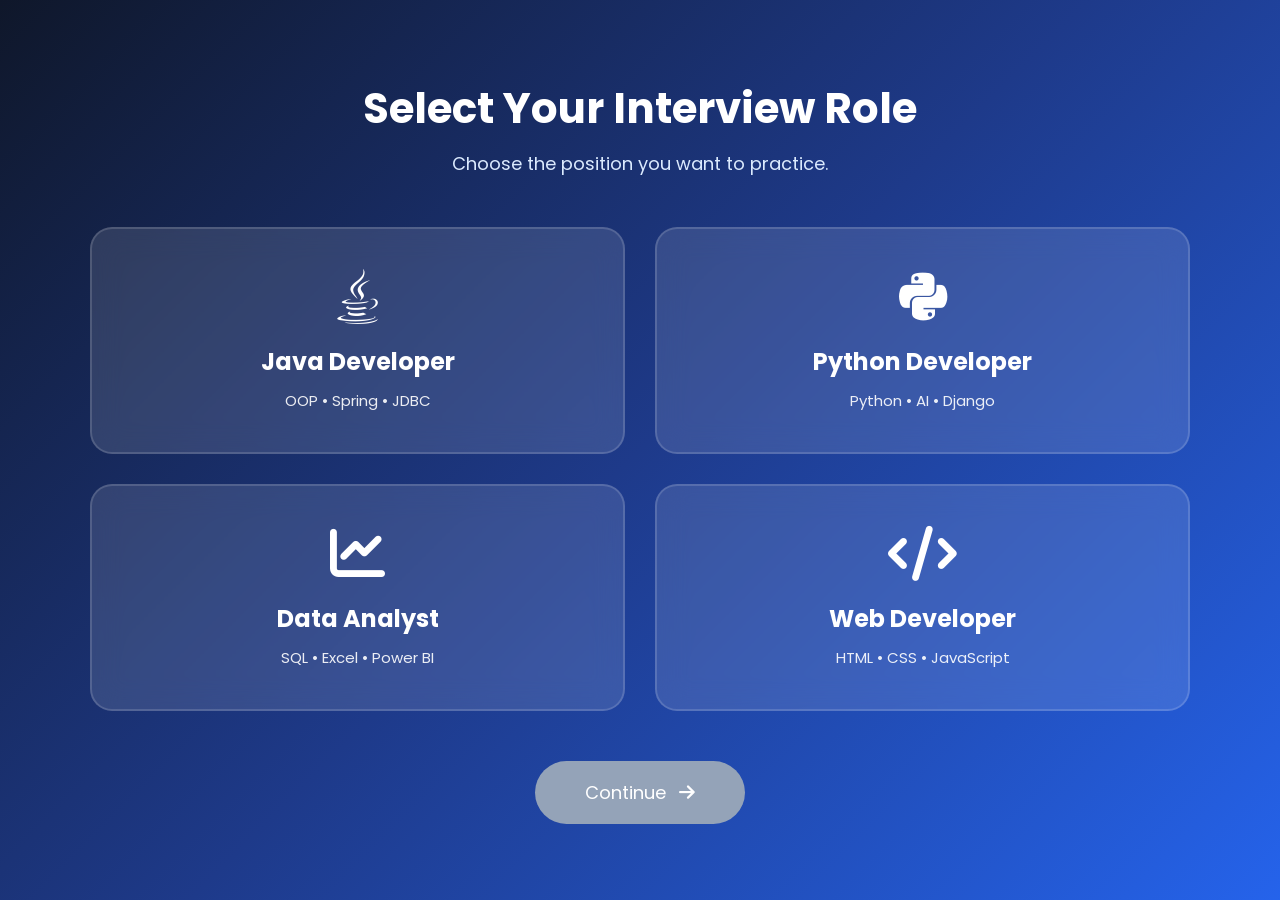
<file: role.html>
<!DOCTYPE html>
<html lang="en">

<head>
    <meta charset="UTF-8">
    <meta name="viewport" content="width=device-width, initial-scale=1.0">
    <title>Select Role | AI Interview</title>

    <link rel="icon" href="data:,">
    <link rel="stylesheet" href="css/role.css?v=2">

    <link href="https://fonts.googleapis.com/css2?family=Poppins:wght@300;400;500;600;700&display=swap" rel="stylesheet">

    <link rel="stylesheet"
        href="https://cdnjs.cloudflare.com/ajax/libs/font-awesome/6.6.0/css/all.min.css">
</head>

<body>

<div class="container">

    <div class="header">

        <h1>Select Your Interview Role</h1>

        <p>Choose the position you want to practice.</p>

    </div>

    <div class="roles">

        <div class="role-card" data-role="Java Developer">
            <i class="fa-brands fa-java"></i>
            <h2>Java Developer</h2>
            <p>OOP • Spring • JDBC</p>
        </div>

        <div class="role-card" data-role="Python Developer">
            <i class="fa-brands fa-python"></i>
            <h2>Python Developer</h2>
            <p>Python • AI • Django</p>
        </div>

        <div class="role-card" data-role="Data Analyst">
            <i class="fas fa-chart-line"></i>
            <h2>Data Analyst</h2>
            <p>SQL • Excel • Power BI</p>
        </div>

        <div class="role-card" data-role="Web Developer">
            <i class="fas fa-code"></i>
            <h2>Web Developer</h2>
            <p>HTML • CSS • JavaScript</p>
        </div>

    </div>

    <button id="continueBtn" disabled>
        Continue
        <i class="fas fa-arrow-right"></i>
    </button>

</div>

<script src="js/role.js?v=2"></script>

</body>

</html>
</file>
<file: css/change_password.css>
*{
    margin:0;
    padding:0;
    box-sizing:border-box;
    font-family:Arial,sans-serif;
}

body{
    background:#f4f4f4;
}

.container{
    width:80%;
    max-width: 580px;
    margin:40px auto;
}

h1{
    text-align:center;
    color:#0d6efd;
    margin-bottom:30px;
}

.password-box{
    width: 100%;
    max-width: 460px;
    margin:auto;
    background:white;
    padding:30px;
    border-radius:12px;
    box-shadow:0 4px 20px rgba(0,0,0,0.08);
}

h2{
    text-align:center;
    margin-bottom:25px;
}

label{
    display:block;
    margin-top:15px;
    margin-bottom:6px;
    font-weight:600;
}

input{
    width:100%;
    padding:11px 12px;
    border:1px solid #cbd5e1;
    border-radius:8px;
    font-size:15px;
}

input:focus{
    outline:none;
    border-color:#2563eb;
    box-shadow:0 0 0 3px rgba(37,99,235,0.15);
}

button{
    width:100%;
    padding:13px;
    margin-top:25px;
    border:none;
    background:#0d6efd;
    color:white;
    border-radius:8px;
    cursor:pointer;
    font-size:16px;
    font-weight:600;
    transition: 0.2s ease;
}

button:hover{
    background:#0b5ed7;
}

@media(max-width: 768px){
    .container{
        width: 94%;
        margin: 20px auto;
    }

    h1{
        font-size: 20px;
        line-height: 1.3;
        margin-bottom: 20px;
    }

    .password-box{
        padding: 22px 16px;
    }

    h2{
        font-size: 18px;
        margin-bottom: 18px;
    }

    input{
        font-size: 16px; /* Prevents auto-zoom on iOS */
    }
}
</file>
<file: css/style.css>
*{
margin:0;
padding:0;
box-sizing:border-box;
font-family:'Poppins',sans-serif;
}

body{

height:100vh;

overflow:hidden;

}

.container{

display:flex;

height:100vh;

}

.left-panel{

width:70%;

position:relative;

overflow:hidden;

}

.left-panel img{

width:100%;

height:100%;

object-fit:cover;

transition:1s;

}

.overlay{

    position:absolute;

    left:40px;

    bottom:40px;

    color:white;

    max-width:450px;

    background:rgba(0,0,0,.28);

    backdrop-filter:blur(12px);

    padding:25px 30px;

    border-radius:20px;

    border:1px solid rgba(255,255,255,.15);

}

.overlay h1{

font-size:42px;

font-weight:700;

line-height:1.2;

margin-bottom:12px;

}

.overlay p{

font-size:18px;

line-height:28px;

color:#e2e8f0;

}

.right-panel{

width:30%;

display:flex;

justify-content:center;

align-items:center;

background:white;

}

.login-box{

width:350px;

}

.login-box h1{

text-align:center;

color:#0d54c7;

}

.login-box h2{

text-align:center;

font-size:18px;

margin-bottom:35px;

color:#64748b;

}

label{

display:block;

margin-top:18px;

margin-bottom:8px;

font-weight:600;

}

input,
select{

width:100%;

padding:12px;

border-radius:10px;

border:1px solid #cbd5e1;

font-size:15px;

}

button{

width:100%;

padding:13px;

margin-top:30px;

border:none;

background:#2563eb;

color:white;

border-radius:10px;

font-size:16px;

cursor:pointer;

transition:.3s;

}

button:hover{

background:#1d4ed8;

}

/* Auth Tabs & Enhanced Controls */
.auth-tabs {
    display: flex;
    background: #f1f5f9;
    border-radius: 10px;
    padding: 4px;
    margin-bottom: 22px;
}

.auth-tab-btn {
    flex: 1;
    padding: 10px;
    margin-top: 0;
    border: none;
    background: transparent;
    color: #64748b;
    font-size: 14px;
    font-weight: 600;
    border-radius: 8px;
    cursor: pointer;
    transition: all 0.2s ease;
}

.auth-tab-btn.active {
    background: white;
    color: #0d54c7;
    box-shadow: 0 2px 6px rgba(0,0,0,0.08);
}

.auth-tab-btn:hover {
    background: rgba(255,255,255,0.7);
}

.auth-tab-btn.active:hover {
    background: white;
}

.auth-alert {
    padding: 12px 14px;
    border-radius: 8px;
    font-size: 13px;
    margin-bottom: 16px;
    display: none;
    line-height: 1.4;
}

.auth-alert.error {
    display: block;
    background: #fef2f2;
    color: #b91c1c;
    border: 1px solid #fecaca;
}

.auth-alert.success {
    display: block;
    background: #f0fdf4;
    color: #15803d;
    border: 1px solid #bbf7d0;
}

.auth-alert.info {
    display: block;
    background: #eff6ff;
    color: #1d4ed8;
    border: 1px solid #bfdbfe;
}

/* Password Rules Checklist */
.pwd-rules {
    background: #f8fafc;
    border: 1px solid #e2e8f0;
    border-radius: 8px;
    padding: 10px 14px;
    margin-top: 10px;
    font-size: 12px;
}

.pwd-rules-title {
    font-weight: 600;
    color: #475569;
    margin-bottom: 6px;
}

.pwd-rule-item {
    display: flex;
    align-items: center;
    gap: 8px;
    color: #64748b;
    margin-bottom: 4px;
    transition: color 0.2s;
}

.pwd-rule-item.valid {
    color: #16a34a;
    font-weight: 500;
}

.pwd-rule-item .icon {
    font-size: 12px;
    width: 14px;
    text-align: center;
}

.forgot-password-link {
    display: block;
    text-align: right;
    margin-top: 8px;
    font-size: 13px;
    color: #2563eb;
    text-decoration: none;
    font-weight: 500;
}

.forgot-password-link:hover {
    text-decoration: underline;
}

.right-panel {
    overflow-y: auto;
    padding: 30px 20px;
}

/* Auth Divider & Switch Prompts */
.auth-divider {
    display: flex;
    align-items: center;
    text-align: center;
    margin: 20px 0 14px 0;
}

.auth-divider::before,
.auth-divider::after {
    content: '';
    flex: 1;
    border-bottom: 1px solid #e2e8f0;
}

.auth-divider span {
    padding: 0 10px;
    color: #94a3b8;
    font-size: 13px;
    font-weight: 500;
}

.create-account-btn,
.signin-switch-btn {
    display: flex;
    align-items: center;
    justify-content: center;
    gap: 8px;
    width: 100%;
    padding: 12px;
    margin-top: 0;
    background: #f8fafc;
    color: #2563eb;
    border: 2px solid #bfdbfe;
    border-radius: 10px;
    font-size: 15px;
    font-weight: 600;
    text-decoration: none;
    cursor: pointer;
    transition: all 0.25s ease;
    box-sizing: border-box;
}

.create-account-btn:hover,
.signin-switch-btn:hover {
    background: #eff6ff;
    border-color: #2563eb;
    color: #1d4ed8;
    transform: translateY(-1px);
    box-shadow: 0 4px 12px rgba(37, 99, 235, 0.12);
}

.auth-switch-note {
    text-align: center;
    margin-top: 14px;
    font-size: 13px;
    color: #64748b;
}

.auth-switch-note a,
.auth-link-bold {
    color: #2563eb;
    text-decoration: none;
    font-weight: 600;
}

.auth-switch-note a:hover,
.auth-link-bold:hover {
    text-decoration: underline;
}

/* =========================================
   PASSWORD SHOW/HIDE TOGGLE STYLES
   ========================================= */
.password-input-wrapper {
    position: relative;
    width: 100%;
    display: flex;
    align-items: center;
}

.password-input-wrapper input {
    width: 100%;
    padding-right: 44px;
}

.password-toggle-btn {
    position: absolute;
    right: 12px;
    top: 50%;
    transform: translateY(-50%);
    width: auto !important;
    height: auto !important;
    margin: 0 !important;
    padding: 6px 8px !important;
    background: transparent !important;
    border: none !important;
    color: #64748b;
    cursor: pointer;
    font-size: 15px;
    line-height: 1;
    border-radius: 6px;
    display: inline-flex;
    align-items: center;
    justify-content: center;
    transition: color 0.2s ease;
    z-index: 2;
}

.password-toggle-btn:hover {
    color: #0d54c7;
    background: transparent !important;
}

.password-toggle-btn:focus-visible {
    outline: 2px solid #2563eb;
    outline-offset: 2px;
}

/* =========================================
   RESPONSIVE DESIGN (TABLET & MOBILE)
   ========================================= */

/* Tablets (1023px down to 769px) */
@media (max-width: 1023px) {
    .left-panel {
        width: 45%;
    }
    .right-panel {
        width: 55%;
        padding: 24px;
    }
    .overlay {
        left: 20px;
        bottom: 20px;
        padding: 20px;
    }
    .overlay h1 {
        font-size: 30px;
    }
}

/* Mobile Devices (<= 768px) */
@media (max-width: 768px) {
    body {
        height: auto;
        min-height: 100vh;
        overflow-y: auto;
        overflow-x: hidden;
        background: #f8fafc;
    }

    .container {
        flex-direction: column;
        height: auto;
        min-height: 100vh;
        width: 100%;
    }

    /* Hide decorative illustration panel on mobile */
    .left-panel {
        display: none !important;
    }

    /* Full-width auth panel with attractive tech background image */
    .right-panel {
        width: 100%;
        min-height: 100vh;
        padding: 30px 18px;
        display: flex;
        justify-content: center;
        align-items: center;
        background: linear-gradient(135deg, rgba(15, 23, 42, 0.88) 0%, rgba(30, 58, 138, 0.82) 100%), url('../images/slide1.png') center center / cover no-repeat fixed;
        position: relative;
    }

    .login-box {
        width: 100%;
        max-width: 420px;
        margin: 0 auto;
        background: rgba(255, 255, 255, 0.98);
        backdrop-filter: blur(16px);
        -webkit-backdrop-filter: blur(16px);
        border-radius: 18px;
        padding: 28px 22px;
        box-shadow: 0 16px 40px rgba(0, 0, 0, 0.28), 0 0 0 1px rgba(255, 255, 255, 0.4);
    }

    .login-box h1 {
        font-size: 26px;
    }

    .login-box h2 {
        font-size: 15px;
        margin-bottom: 25px;
    }

    input, select {
        padding: 13px 14px;
        font-size: 16px; /* Prevents unwanted iOS zoom */
    }

    button {
        padding: 14px;
        font-size: 16px;
    }

    .auth-tab-btn {
        padding: 11px 8px;
        font-size: 13.5px;
    }
}

/* Small Mobile (<= 360px) */
@media (max-width: 360px) {
    .right-panel {
        padding: 18px 10px;
    }

    .login-box {
        padding: 20px 14px;
        border-radius: 14px;
    }

    .login-box h1 {
        font-size: 23px;
    }

    .auth-tab-btn {
        font-size: 12px;
        padding: 9px 4px;
    }
}
</file>
<file: css/history.css>
*{
    margin:0;
    padding:0;
    box-sizing:border-box;
    font-family:Arial,sans-serif;
}

body{
    background:#f4f4f4;
}

.container{
    width:85%;
    max-width: 1050px;
    margin:40px auto;
}

h1{
    text-align:center;
    color:#0d6efd;
    margin-bottom:30px;
}

h2{
    margin-bottom:20px;
}

.table-container{
    width: 100%;
    overflow-x: auto;
    -webkit-overflow-scrolling: touch;
    background: white;
    border-radius: 8px;
    box-shadow: 0 4px 15px rgba(0,0,0,0.06);
}

table{
    width:100%;
    border-collapse:collapse;
    background:white;
}

th,td{
    border:1px solid #e2e8f0;
    padding:12px;
    text-align:center;
}

th{
    background:#0d6efd;
    color:white;
}

button{
    margin-top:25px;
    padding:12px 25px;
    background:#0d6efd;
    color:white;
    border:none;
    border-radius:5px;
    cursor:pointer;
    transition: 0.2s ease;
}

button:hover{
    background:#0b5ed7;
}

.status-completed {
    display: inline-flex;
    align-items: center;
    gap: 6px;
    padding: 4px 12px;
    border-radius: 9999px;
    font-size: 13px;
    font-weight: 600;
    color: #16a34a;
    background: #dcfce7;
    border: 1px solid #bbf7d0;
    white-space: nowrap;
}

.status-terminated {
    display: inline-flex;
    align-items: center;
    gap: 6px;
    padding: 4px 12px;
    border-radius: 9999px;
    font-size: 13px;
    font-weight: 600;
    color: #dc2626;
    background: #fee2e2;
    border: 1px solid #fecaca;
    white-space: nowrap;
}

/* =========================================
   RESPONSIVE DESIGN (TABLET & MOBILE)
   ========================================= */

@media (max-width: 768px) {
    .container {
        width: 94%;
        margin: 20px auto;
    }

    h1 {
        font-size: 20px;
        margin-bottom: 14px;
        line-height: 1.3;
    }

    h2 {
        font-size: 17px;
        margin-bottom: 14px;
    }

    table {
        min-width: 580px;
    }

    th, td {
        padding: 10px 8px;
        font-size: 13px;
    }

    button {
        width: 100%;
        padding: 14px;
        font-size: 15px;
    }
}
</file>
<file: css/instructions.css>
*{
    margin:0;
    padding:0;
    box-sizing:border-box;
    font-family:'Poppins',sans-serif;
}

body{
    min-height:100vh;
    display:flex;
    justify-content:center;
    align-items:center;
    background:linear-gradient(135deg,#0f172a,#1e3a8a,#2563eb);
    padding:30px;
}

.container{
    width:100%;
    max-width:900px;
}

.instruction-box{
    background:rgba(255,255,255,.12);
    backdrop-filter:blur(18px);
    border-radius:25px;
    padding:50px;
    color:white;
    border:1px solid rgba(255,255,255,.2);
    box-shadow:0 20px 45px rgba(0,0,0,.25);
}

.icon{
    text-align:center;
    margin-bottom:20px;
}

.icon i{
    font-size:65px;
    color:#60a5fa;
}

h1{
    text-align:center;
    margin-bottom:10px;
}

p{
    text-align:center;
    color:#dbeafe;
    margin-bottom:35px;
}

.instructions{
    display:flex;
    flex-direction:column;
    gap:18px;
}

.item{
    display:flex;
    align-items:center;
    gap:18px;
    background:rgba(255,255,255,.08);
    padding:18px 22px;
    border-radius:15px;
    transition:.3s;
}

.item:hover{
    transform:translateX(8px);
    background:rgba(255,255,255,.18);
}

.item i{
    font-size:24px;
    width:30px;
    color:#60a5fa;
}

#startBtn{
    width:100%;
    margin-top:35px;
    padding:18px;
    border:none;
    border-radius:50px;
    background:#2563eb;
    color:white;
    font-size:18px;
    cursor:pointer;
    transition:.3s;
}

#startBtn:hover{
    background:#1d4ed8;
    transform:translateY(-3px);
}

#startBtn i{
    margin-left:10px;
}

@media (max-width: 768px) {
    body {
        padding: 20px 14px;
    }

    .instruction-box {
        padding: 28px 18px;
        border-radius: 18px;
    }

    .icon i {
        font-size: 48px;
    }

    h1 {
        font-size: 22px;
    }

    p {
        font-size: 14px;
        margin-bottom: 24px;
    }

    .item {
        padding: 14px 16px;
        gap: 12px;
        border-radius: 12px;
        font-size: 13.5px;
    }

    .item i {
        font-size: 20px;
        width: 24px;
    }

    #startBtn {
        padding: 15px;
        font-size: 16px;
        margin-top: 25px;
    }
}
</file>
<file: css/interview.css>
/* =========================================
   AI INTERVIEW PAGE
   Multi-model AI Interview Evaluation System
========================================= */

* {
    margin: 0;
    padding: 0;
    box-sizing: border-box;
}

:root {
    --primary: #2563eb;
    --primary-dark: #1d4ed8;
    --secondary: #0f172a;
    --background: #f5f7fb;
    --white: #ffffff;
    --text: #1e293b;
    --muted: #64748b;
    --border: #e2e8f0;
    --success: #16a34a;
    --danger: #ef4444;
    --light-blue: #eff6ff;
}

body {
    font-family: "Poppins", sans-serif;
    background: var(--background);
    color: var(--text);
    min-height: 100vh;
}


/* =========================================
   MAIN CONTAINER
========================================= */

.interview-container {
    min-height: 100vh;
    display: flex;
    flex-direction: column;
}


/* =========================================
   HEADER
========================================= */

.interview-header {
    height: 72px;
    background: var(--white);
    border-bottom: 1px solid var(--border);

    display: flex;
    align-items: center;
    justify-content: space-between;

    padding: 0 35px;
    position: sticky;
    top: 0;
    z-index: 100;
}

.header-left,
.header-right {
    display: flex;
    align-items: center;
}


/* Logo */

.logo {
    display: flex;
    align-items: center;
    gap: 10px;

    font-size: 20px;
    font-weight: 700;
    color: var(--secondary);
}

.logo i {
    width: 38px;
    height: 38px;

    display: flex;
    align-items: center;
    justify-content: center;

    background: var(--primary);
    color: white;

    border-radius: 10px;
}


/* Question Counter */

.header-center {
    position: absolute;
    left: 50%;
    transform: translateX(-50%);
}

.question-count {
    font-size: 14px;
    color: var(--muted);

    background: #f8fafc;
    border: 1px solid var(--border);

    padding: 9px 18px;
    border-radius: 30px;
}

.question-count strong {
    color: var(--primary);
}


/* Timer */

.timer {
    display: flex;
    align-items: center;
    gap: 8px;

    padding: 9px 16px;

    background: #fff7ed;
    color: #ea580c;

    border-radius: 9px;

    font-size: 15px;
    font-weight: 600;
}

.timer i {
    font-size: 15px;
}


/* =========================================
   MAIN CONTENT
========================================= */

.interview-content {
    width: 94%;
    max-width: 1400px;

    margin: 30px auto;

    display: grid;
    grid-template-columns: 1.25fr 0.75fr;

    gap: 25px;

    flex: 1;
}


/* =========================================
   QUESTION SECTION
========================================= */

.question-section {
    background: var(--white);

    border: 1px solid var(--border);
    border-radius: 18px;

    padding: 30px;

    box-shadow: 0 5px 20px rgba(15, 23, 42, 0.04);
}


/* Section Title */

.section-title {
    display: flex;
    justify-content: space-between;
    align-items: center;

    margin-bottom: 22px;

    font-size: 15px;
    font-weight: 600;
}

.difficulty {
    background: #eff6ff;
    color: var(--primary);

    padding: 6px 13px;
    border-radius: 20px;

    font-size: 12px;
}


/* Question Card */

.question-card {
    background: linear-gradient(
        135deg,
        #eff6ff,
        #f8fbff
    );

    border: 1px solid #dbeafe;

    border-radius: 15px;

    padding: 30px;

    margin-bottom: 22px;
}

.question-number {
    color: var(--primary);

    font-size: 13px;
    font-weight: 600;

    margin-bottom: 14px;
}

.question-card h1 {
    font-size: 25px;
    line-height: 1.5;

    color: var(--secondary);

    margin-bottom: 15px;
}

.question-hint {
    color: var(--muted);

    font-size: 14px;
    line-height: 1.6;
}


/* =========================================
   RECORDING STATUS
========================================= */

.recording-status {
    display: flex;
    align-items: center;
    gap: 15px;

    background: #f8fafc;

    border: 1px solid var(--border);

    border-radius: 13px;

    padding: 16px 18px;

    margin-bottom: 20px;
}

.status-icon {
    width: 44px;
    height: 44px;

    display: flex;
    align-items: center;
    justify-content: center;

    background: #eff6ff;
    color: var(--primary);

    border-radius: 50%;
}

.recording-status strong {
    font-size: 14px;
}

.recording-status p {
    color: var(--muted);

    font-size: 12px;

    margin-top: 3px;
}


/* =========================================
   BUTTON CONTROLS
========================================= */

.controls {
    display: flex;
    gap: 12px;

    margin-bottom: 28px;
}

.controls button {
    height: 48px;

    border: none;
    border-radius: 10px;

    padding: 0 22px;

    font-family: inherit;
    font-size: 14px;
    font-weight: 600;

    cursor: pointer;

    transition: 0.25s ease;
}


/* Record */

.record-btn {
    background: var(--primary);
    color: white;

    flex: 1;
}

.record-btn:hover:not(:disabled) {
    background: var(--primary-dark);
    transform: translateY(-2px);
}

.record-btn:disabled {
    opacity: 0.5;
    cursor: not-allowed;
    transform: none;
    box-shadow: none;
}


/* Stop */

.stop-btn {
    background: #fee2e2;
    color: var(--danger);

    min-width: 110px;
}

.stop-btn:hover:not(:disabled) {
    background: #fecaca;
}

.stop-btn:disabled {
    opacity: 0.5;
    cursor: not-allowed;
}


/* =========================================
   QUESTION NAVIGATION
========================================= */

.question-navigation {
    display: flex;
    justify-content: space-between;

    gap: 15px;
}

.question-navigation button {
    height: 46px;

    padding: 0 20px;

    border-radius: 10px;

    font-family: inherit;
    font-size: 13px;
    font-weight: 600;

    cursor: pointer;

    transition: 0.25s ease;
}


/* Previous */

.secondary-btn {
    background: white;

    color: var(--muted);

    border: 1px solid var(--border);
}

.secondary-btn:hover:not(:disabled) {
    background: #f8fafc;
}

.secondary-btn:disabled {
    opacity: 0.45;
    cursor: not-allowed;
}


/* Next */

.primary-btn {
    background: var(--primary);
    color: white;

    border: none;
}

.primary-btn:hover {
    background: var(--primary-dark);
    transform: translateY(-2px);
}


/* =========================================
   CAMERA SECTION
========================================= */

.camera-section {
    background: var(--white);

    border: 1px solid var(--border);
    border-radius: 18px;

    padding: 25px;

    box-shadow: 0 5px 20px rgba(15, 23, 42, 0.04);
}


/* Camera Header */

.camera-header {
    display: flex;
    align-items: center;
    justify-content: space-between;

    margin-bottom: 18px;
}

.camera-header h2 {
    font-size: 17px;
}

.camera-header p {
    color: var(--muted);

    font-size: 12px;

    margin-top: 3px;
}


/* Camera Status */

.camera-status {
    display: flex;
    align-items: center;
    gap: 6px;

    color: var(--success);

    background: #f0fdf4;

    padding: 6px 10px;

    border-radius: 20px;

    font-size: 11px;
    font-weight: 500;
}

.status-dot {
    width: 7px;
    height: 7px;

    background: var(--success);

    border-radius: 50%;
}


/* =========================================
   CAMERA BOX
========================================= */

.camera-box {
    width: 100%;

    aspect-ratio: 16 / 10;

    background: #0f172a;

    border-radius: 14px;

    overflow: hidden;

    position: relative;

    display: flex;
    align-items: center;
    justify-content: center;

    margin-bottom: 18px;
    box-shadow: 0 8px 24px rgba(15, 23, 42, 0.12);
}

#cameraPreview {
    width: 100%;
    height: 100%;
    object-fit: cover;
    display: none;
    border-radius: 14px;
    transform: scaleX(-1);
}

#cameraPreview.virtual-camera-mode {
    transform: none !important;
}

.camera-placeholder {
    text-align: center;

    color: white;

    padding: 20px;
}

.camera-icon {
    width: 65px;
    height: 65px;

    display: flex;
    align-items: center;
    justify-content: center;

    margin: 0 auto 15px;

    background: rgba(255, 255, 255, 0.1);

    border-radius: 50%;

    font-size: 25px;
}

.camera-placeholder h3 {
    font-size: 16px;

    margin-bottom: 7px;
}

.camera-placeholder p {
    max-width: 260px;

    margin: 0 auto 18px;

    color: #94a3b8;

    font-size: 12px;
    line-height: 1.5;
}


/* Camera Button */

.camera-btn {
    background: var(--primary);
    color: white;

    border: none;

    padding: 10px 17px;

    border-radius: 8px;

    font-family: inherit;
    font-size: 12px;
    font-weight: 600;

    cursor: pointer;

    transition: 0.25s ease;
}

.camera-btn:hover {
    background: var(--primary-dark);
}

.camera-btn.virtual-btn:hover {
    background: #047857 !important;
}


/* =========================================
   DEVICE STATUS
========================================= */

.device-status {
    display: grid;

    grid-template-columns: 1fr 1fr;

    gap: 12px;
}

.device-item {
    display: flex;
    align-items: center;

    gap: 10px;

    padding: 12px;

    background: #f8fafc;

    border: 1px solid var(--border);

    border-radius: 10px;
}

.device-icon {
    width: 34px;
    height: 34px;

    display: flex;
    align-items: center;
    justify-content: center;

    background: #eff6ff;
    color: var(--primary);

    border-radius: 8px;

    font-size: 13px;
}

.device-item strong {
    display: block;

    font-size: 11px;
}

.device-item span {
    display: block;

    margin-top: 2px;

    color: var(--muted);

    font-size: 10px;
}


/* =========================================
   FOOTER
========================================= */

.interview-footer {
    min-height: 65px;

    background: var(--white);

    border-top: 1px solid var(--border);

    display: flex;
    align-items: center;
    justify-content: space-between;

    padding: 0 35px;
}

.footer-info {
    display: flex;
    align-items: center;
    gap: 8px;

    color: var(--muted);

    font-size: 12px;
}

.footer-info i {
    color: var(--primary);
}


/* Finish Button */

.finish-btn {
    border: none;

    background: #fee2e2;
    color: var(--danger);

    padding: 10px 17px;

    border-radius: 8px;

    font-family: inherit;
    font-size: 12px;
    font-weight: 600;

    cursor: pointer;

    transition: 0.25s ease;
}

.finish-btn:hover {
    background: #fecaca;
}


/* =========================================
   RECORDING ACTIVE STATE
========================================= */

.recording-active {
    background: #fef2f2;
    border-color: #fecaca;
}

.recording-active .status-icon {
    background: #fee2e2;
    color: var(--danger);

    animation: pulse 1.5s infinite;
}

@keyframes pulse {

    0% {
        transform: scale(1);
    }

    50% {
        transform: scale(1.08);
    }

    100% {
        transform: scale(1);
    }
}


/* =========================================
   RESPONSIVE DESIGN
========================================= */

/* =========================================
   RESPONSIVE DESIGN
========================================= */

/* Tablet (1023px down to 769px) */
@media (max-width: 1023px) {

    .interview-content {
        grid-template-columns: 1fr;
    }

    .camera-section {
        order: -1;
    }

    .camera-box {
        aspect-ratio: 16 / 9;
        max-height: 320px;
    }
}


/* Mobile Screens (<= 768px) */
@media (max-width: 768px) {

    body {
        overflow-x: hidden;
    }

    .interview-container {
        overflow-x: hidden;
        width: 100%;
        min-height: 100vh;
    }

    /* Compact Header */
    .interview-header {
        height: 58px;
        padding: 0 16px;
        position: sticky;
        top: 0;
        z-index: 100;
        background: var(--white);
        border-bottom: 1px solid var(--border);
    }

    .header-center {
        display: none;
    }

    .logo {
        font-size: 16px;
        gap: 8px;
    }

    .logo i {
        width: 32px;
        height: 32px;
        font-size: 14px;
        border-radius: 8px;
    }

    .timer {
        padding: 6px 12px;
        font-size: 13px;
        font-weight: 600;
        border-radius: 8px;
        gap: 6px;
    }

    .timer i {
        font-size: 13px;
    }

    /* Main Content Layout */
    .interview-content {
        width: 95%;
        max-width: 680px;
        margin: 12px auto;
        gap: 12px;
        display: flex;
        flex-direction: column;
    }

    /* Compact Camera Section */
    .camera-section {
        order: -1;
        padding: 12px 14px;
        border-radius: 14px;
        box-shadow: 0 3px 12px rgba(15, 23, 42, 0.04);
    }

    .camera-header {
        display: flex;
        align-items: center;
        justify-content: space-between;
        margin-bottom: 8px;
    }

    .camera-header h2 {
        font-size: 14px;
        font-weight: 600;
        color: var(--secondary);
    }

    .camera-header p {
        display: none;
    }

    .camera-status {
        font-size: 11px;
        padding: 4px 8px;
        gap: 5px;
    }

    .status-dot {
        width: 6px;
        height: 6px;
    }

    /* Responsive Camera Box: strictly 200px-240px height, 16:9 aspect ratio */
    .camera-box {
        width: 100%;
        max-height: 220px;
        aspect-ratio: 16 / 9;
        margin-bottom: 8px;
        border-radius: 10px;
        overflow: hidden;
        background: #0f172a;
        display: flex;
        align-items: center;
        justify-content: center;
        position: relative;
        box-shadow: 0 4px 14px rgba(15, 23, 42, 0.1);
    }

    #cameraPreview {
        width: 100%;
        height: 100%;
        max-height: 220px;
        object-fit: cover;
        border-radius: 10px;
    }

    .camera-placeholder {
        padding: 12px 10px;
    }

    .camera-icon {
        width: 40px;
        height: 40px;
        font-size: 17px;
        margin: 0 auto 6px;
    }

    .camera-placeholder h3 {
        font-size: 13px;
        margin-bottom: 3px;
    }

    .camera-placeholder p {
        font-size: 11px;
        line-height: 1.35;
        max-width: 240px;
        margin: 0 auto 10px;
        color: #94a3b8;
    }

    .camera-btn {
        padding: 7px 12px;
        font-size: 11px;
        border-radius: 6px;
    }

    /* Compact Device Status */
    .device-status {
        display: grid;
        grid-template-columns: 1fr 1fr;
        gap: 8px;
        margin-top: 0;
    }

    .device-item {
        padding: 6px 10px;
        border-radius: 8px;
        gap: 8px;
        align-items: center;
    }

    .device-icon {
        width: 26px;
        height: 26px;
        font-size: 11px;
        border-radius: 6px;
    }

    .device-item strong {
        font-size: 11px;
    }

    .device-item span {
        font-size: 10px;
        margin-top: 1px;
    }

    /* Question Section */
    .question-section {
        padding: 14px 16px;
        border-radius: 14px;
        box-shadow: 0 3px 12px rgba(15, 23, 42, 0.04);
    }

    .section-title {
        margin-bottom: 10px;
        font-size: 13.5px;
    }

    .difficulty {
        font-size: 11px;
        padding: 4px 10px;
    }

    /* Question Card */
    .question-card {
        padding: 14px 16px;
        margin-bottom: 12px;
        border-radius: 12px;
    }

    .question-number {
        font-size: 11.5px;
        margin-bottom: 6px;
    }

    .question-card h1 {
        font-size: 17px;
        line-height: 1.45;
        margin-bottom: 8px;
    }

    .question-hint {
        font-size: 12px;
        line-height: 1.45;
    }

    /* Recording Status */
    .recording-status {
        padding: 10px 12px;
        margin-bottom: 12px;
        border-radius: 10px;
        gap: 10px;
    }

    .status-icon {
        width: 34px;
        height: 34px;
        font-size: 13px;
    }

    .recording-status strong {
        font-size: 13px;
    }

    .recording-status p {
        font-size: 11px;
        margin-top: 1px;
    }

    /* Recording Controls: Side-by-Side */
    .controls {
        display: flex;
        gap: 10px;
        margin-bottom: 12px;
    }

    .record-btn {
        flex: 1;
        height: 46px;
        min-height: 46px;
        padding: 0 14px;
        font-size: 14px;
        border-radius: 9px;
        display: flex;
        align-items: center;
        justify-content: center;
        gap: 6px;
    }

    .stop-btn {
        flex: 0 0 auto;
        min-width: 90px;
        width: auto;
        height: 46px;
        min-height: 46px;
        padding: 0 14px;
        font-size: 14px;
        border-radius: 9px;
        display: flex;
        align-items: center;
        justify-content: center;
        gap: 6px;
    }

    /* Question Navigation: Side-by-Side */
    .question-navigation {
        display: flex;
        gap: 10px;
        margin-top: 0;
    }

    #previousBtn {
        flex: 1;
        min-width: 0 !important;
        width: auto !important;
        height: 46px;
        min-height: 46px !important;
        padding: 0 12px !important;
        font-size: 14px !important;
        border-radius: 9px !important;
        display: flex;
        align-items: center;
        justify-content: center;
        gap: 6px;
    }

    #nextBtn {
        flex: 1.4;
        min-width: 0 !important;
        width: auto !important;
        height: 46px;
        min-height: 46px !important;
        padding: 0 14px !important;
        font-size: 14px !important;
        border-radius: 9px !important;
        display: flex;
        align-items: center;
        justify-content: center;
        gap: 6px;
    }

    /* Footer & Finish Interview */
    .interview-footer {
        min-height: 56px;
        padding: 10px 16px;
        background: var(--white);
        border-top: 1px solid var(--border);
        display: flex;
        align-items: center;
        justify-content: stretch;
    }

    .footer-info {
        display: none;
    }

    #finishBtn {
        width: 100% !important;
        min-width: 0 !important;
        height: 48px;
        min-height: 48px !important;
        padding: 0 16px !important;
        font-size: 15px !important;
        border-radius: 10px !important;
        display: flex;
        align-items: center;
        justify-content: center;
        gap: 8px;
        margin: 0;
        box-shadow: 0 2px 8px rgba(220, 38, 38, 0.15);
    }
}


/* Small Mobile Screens (<= 360px, e.g. 320px) */
@media (max-width: 360px) {

    .interview-header {
        padding: 0 12px;
    }

    .logo span {
        font-size: 14.5px;
    }

    .timer {
        padding: 5px 8px;
        font-size: 11.5px;
    }

    .interview-content {
        width: 96%;
        margin: 8px auto;
        gap: 10px;
    }

    .camera-section {
        padding: 10px 12px;
    }

    .camera-box {
        max-height: 180px;
    }

    .device-item strong {
        font-size: 10px;
    }

    .device-item span {
        font-size: 9px;
    }

    .question-section {
        padding: 12px 12px;
    }

    .question-card {
        padding: 12px 12px;
    }

    .question-card h1 {
        font-size: 15.5px;
        line-height: 1.4;
    }

    .record-btn {
        font-size: 13px;
        padding: 0 8px;
    }

    .stop-btn {
        min-width: 75px;
        font-size: 13px;
        padding: 0 8px;
    }

    #previousBtn {
        font-size: 13px !important;
        padding: 0 8px !important;
    }

    #nextBtn {
        font-size: 13px !important;
        padding: 0 8px !important;
    }

    #finishBtn {
        font-size: 14px !important;
        height: 46px;
        min-height: 46px !important;
    }
}

/* =========================================
   INTERVIEW ACTION BUTTONS (DESKTOP DEFAULT)
   ========================================= */

@media (min-width: 769px) {
    #nextBtn,
    #previousBtn,
    #finishBtn {
        min-width: 160px;
        min-height: 52px;
        padding: 15px 28px !important;
        font-size: 17px !important;
        font-weight: 600 !important;
        border-radius: 10px !important;
    }
}

#nextBtn,
#previousBtn,
#finishBtn {
    cursor: pointer !important;
    color: #ffffff !important;
    border-width: 1px !important;
    border-style: solid !important;
    transition:
        background 0.2s ease,
        border-color 0.2s ease,
        transform 0.2s ease,
        box-shadow 0.2s ease !important;
}

/* Next Question - Blue */
#nextBtn {
    background: #2563eb !important;
    border-color: #2563eb !important;
}

#nextBtn:hover {
    background: #1d4ed8 !important;
    border-color: #1d4ed8 !important;
    transform: translateY(-1px);
    box-shadow: 0 6px 15px rgba(37, 99, 235, 0.25);
}

/* Finish Interview - Red */
#finishBtn {
    background: #dc2626 !important;
    border-color: #dc2626 !important;
}

#finishBtn:hover {
    background: #b91c1c !important;
    border-color: #b91c1c !important;
    transform: translateY(-1px);
    box-shadow: 0 6px 15px rgba(220, 38, 38, 0.25);
}

/* Button Icons */
#nextBtn i,
#finishBtn i {
    font-size: 17px;
    margin-left: 6px;
}

/* Active / Click Effect */
#nextBtn:active,
#finishBtn:active {
    transform: translateY(0);
    box-shadow: none;
}

/* Disabled Button */
#nextBtn:disabled,
#finishBtn:disabled {
    opacity: 0.6;
    cursor: not-allowed;
    transform: none;
    box-shadow: none;
}

/* =========================================
   SUBMISSION PROGRESS MODAL STYLES
   ========================================= */

.submission-modal-overlay {
    position: fixed;
    top: 0;
    left: 0;
    right: 0;
    bottom: 0;
    background: rgba(15, 23, 42, 0.75);
    backdrop-filter: blur(8px);
    -webkit-backdrop-filter: blur(8px);
    z-index: 99999;
    display: flex;
    align-items: center;
    justify-content: center;
    padding: 16px;
    animation: fadeInModal 0.25s ease-out forwards;
}

@keyframes fadeInModal {
    from {
        opacity: 0;
    }
    to {
        opacity: 1;
    }
}

.submission-modal-card {
    background: #ffffff;
    border-radius: 18px;
    width: 100%;
    max-width: 480px;
    padding: 26px 24px;
    box-shadow: 0 20px 45px rgba(15, 23, 42, 0.28);
    font-family: 'Poppins', sans-serif;
    border: 1px solid rgba(226, 232, 240, 0.8);
    animation: slideUpModal 0.3s cubic-bezier(0.16, 1, 0.3, 1) forwards;
}

@keyframes slideUpModal {
    from {
        transform: translateY(20px) scale(0.97);
        opacity: 0;
    }
    to {
        transform: translateY(0) scale(1);
        opacity: 1;
    }
}

.submission-modal-header {
    text-align: center;
    margin-bottom: 20px;
}

.submission-modal-icon {
    width: 52px;
    height: 52px;
    border-radius: 50%;
    background: #eff6ff;
    color: #2563eb;
    display: flex;
    align-items: center;
    justify-content: center;
    font-size: 22px;
    margin: 0 auto 12px;
    box-shadow: 0 4px 14px rgba(37, 99, 235, 0.15);
}

.submission-modal-header h2 {
    font-size: 20px;
    font-weight: 700;
    color: #0f172a;
    margin: 0 0 6px;
}

.submission-modal-header p {
    font-size: 13px;
    color: #64748b;
    margin: 0;
    line-height: 1.45;
}

.submission-progress-wrapper {
    margin-bottom: 20px;
    background: #f8fafc;
    padding: 14px 16px;
    border-radius: 12px;
    border: 1px solid #e2e8f0;
}

.submission-progress-bar-bg {
    width: 100%;
    height: 8px;
    background: #e2e8f0;
    border-radius: 999px;
    overflow: hidden;
    margin-bottom: 8px;
}

.submission-progress-bar-fill {
    height: 100%;
    background: linear-gradient(90deg, #2563eb, #3b82f6);
    border-radius: 999px;
    transition: width 0.35s ease;
}

.submission-progress-stats {
    display: flex;
    align-items: center;
    justify-content: space-between;
    font-size: 12px;
}

#submissionStatusText {
    font-weight: 600;
    color: #1e293b;
}

#submissionPercentText {
    font-weight: 700;
    color: #2563eb;
}

.submission-steps-list {
    display: flex;
    flex-direction: column;
    gap: 10px;
}

.submission-step {
    display: flex;
    align-items: flex-start;
    gap: 12px;
    padding: 10px 12px;
    border-radius: 10px;
    background: #f8fafc;
    border: 1px solid #edf2f7;
    transition: all 0.25s ease;
}

.submission-step.active {
    background: #eff6ff;
    border-color: #bfdbfe;
    box-shadow: 0 2px 8px rgba(37, 99, 235, 0.08);
}

.submission-step.completed {
    background: #f0fdf4;
    border-color: #bbf7d0;
}

.submission-step.error {
    background: #fef2f2;
    border-color: #fecaca;
}

.step-indicator {
    width: 24px;
    height: 24px;
    display: flex;
    align-items: center;
    justify-content: center;
    font-size: 14px;
    color: #94a3b8;
    flex-shrink: 0;
    margin-top: 1px;
}

.submission-step.active .step-indicator {
    color: #2563eb;
}

.submission-step.completed .step-indicator {
    color: #16a34a;
}

.submission-step.error .step-indicator {
    color: #dc2626;
}

.step-content {
    display: flex;
    flex-direction: column;
}

.step-title {
    font-size: 13.5px;
    font-weight: 600;
    color: #334155;
    line-height: 1.3;
}

.submission-step.active .step-title {
    color: #1d4ed8;
}

.submission-step.completed .step-title {
    color: #15803d;
}

.step-desc {
    font-size: 11.5px;
    color: #64748b;
    margin-top: 2px;
    line-height: 1.35;
}

.submission-error-card {
    margin-top: 16px;
    padding: 14px;
    border-radius: 10px;
    background: #fef2f2;
    border: 1px solid #fecaca;
    color: #991b1b;
}

.error-msg-box {
    display: flex;
    align-items: center;
    gap: 8px;
    font-size: 12.5px;
    font-weight: 500;
    margin-bottom: 10px;
}

.error-msg-box i {
    font-size: 16px;
    color: #dc2626;
}

.retry-btn {
    width: 100%;
    padding: 10px 16px;
    background: #dc2626;
    color: #ffffff;
    border: none;
    border-radius: 8px;
    font-size: 13px;
    font-weight: 600;
    cursor: pointer;
    display: flex;
    align-items: center;
    justify-content: center;
    gap: 6px;
    transition: background 0.2s ease;
}

.retry-btn:hover {
    background: #b91c1c;
}

@media (max-width: 480px) {
    .submission-modal-card {
        padding: 20px 16px;
        border-radius: 14px;
    }

    .submission-modal-header h2 {
        font-size: 18px;
    }

    .submission-modal-header p {
        font-size: 12px;
    }

    .step-title {
        font-size: 12.5px;
    }

    .step-desc {
        font-size: 11px;
    }
}
</file>
<file: css/profile.css>
/* ============================================================
   User Profile Stylesheet - AI Interview Evaluation System
   ============================================================ */

@import url('https://fonts.googleapis.com/css2?family=Poppins:wght@300;400;500;600;700&display=swap');

* {
    margin: 0;
    padding: 0;
    box-sizing: border-box;
    font-family: 'Poppins', -apple-system, BlinkMacSystemFont, "Segoe UI", Roboto, sans-serif;
}

body {
    background: #f4f7fc;
    color: #1e293b;
    min-height: 100vh;
    padding: 30px 15px;
    display: flex;
    flex-direction: column;
    align-items: center;
}

.brand-header {
    text-align: center;
    margin-bottom: 25px;
}

.brand-header h1 {
    font-size: 24px;
    font-weight: 700;
    color: #1e3a8a;
    letter-spacing: -0.3px;
    margin-bottom: 4px;
}

.brand-header p {
    font-size: 13px;
    color: #64748b;
    font-weight: 400;
}

.profile-container {
    width: 100%;
    max-width: 680px;
    margin: 0 auto;
}

/* Profile Card */
.profile-card {
    background: #ffffff;
    border-radius: 16px;
    box-shadow: 0 10px 30px rgba(15, 23, 42, 0.06);
    border: 1px solid #e2e8f0;
    overflow: hidden;
}

/* Card Header with User Avatar */
.profile-card-header {
    padding: 30px 30px 20px 30px;
    text-align: center;
    border-bottom: 1px solid #f1f5f9;
    background: linear-gradient(180deg, #f8fafc 0%, #ffffff 100%);
}

.avatar-circle {
    width: 76px;
    height: 76px;
    border-radius: 50%;
    background: linear-gradient(135deg, #2563eb 0%, #1d4ed8 100%);
    color: #ffffff;
    font-size: 26px;
    font-weight: 700;
    display: flex;
    align-items: center;
    justify-content: center;
    margin: 0 auto 14px auto;
    box-shadow: 0 8px 18px rgba(37, 99, 235, 0.25);
    border: 3px solid #ffffff;
}

.profile-card-header h2 {
    font-size: 20px;
    font-weight: 700;
    color: #0f172a;
    margin-bottom: 4px;
}

.profile-card-header p {
    font-size: 13px;
    color: #64748b;
}

/* Alert Notification Banner */
.alert-box {
    margin: 20px 30px 0 30px;
    padding: 12px 16px;
    border-radius: 10px;
    font-size: 13.5px;
    font-weight: 500;
    display: flex;
    align-items: center;
    gap: 10px;
    animation: fadeIn 0.25s ease-in-out;
}

.alert-success {
    background: #ecfdf5;
    color: #065f46;
    border: 1px solid #a7f3d0;
}

.alert-error {
    background: #fef2f2;
    color: #991b1b;
    border: 1px solid #fecaca;
}

@keyframes fadeIn {
    from { opacity: 0; transform: translateY(-6px); }
    to { opacity: 1; transform: translateY(0); }
}

/* Profile Card Content */
.profile-card-body {
    padding: 25px 30px 30px 30px;
}

/* Section Group */
.section-group {
    margin-bottom: 26px;
}

.section-group:last-of-type {
    margin-bottom: 20px;
}

.section-title {
    font-size: 12px;
    font-weight: 700;
    text-transform: uppercase;
    letter-spacing: 0.8px;
    color: #64748b;
    margin-bottom: 14px;
    display: flex;
    align-items: center;
    gap: 8px;
    padding-bottom: 6px;
    border-bottom: 1px solid #f1f5f9;
}

.section-title i {
    color: #2563eb;
    font-size: 13px;
}

/* Field Item */
.field-item {
    margin-bottom: 14px;
}

.field-item:last-child {
    margin-bottom: 0;
}

.field-label {
    display: flex;
    align-items: center;
    justify-content: space-between;
    font-size: 13px;
    font-weight: 600;
    color: #475569;
    margin-bottom: 6px;
}

.badge-lock {
    display: inline-flex;
    align-items: center;
    gap: 4px;
    background: #f1f5f9;
    color: #64748b;
    font-size: 11px;
    font-weight: 600;
    padding: 2px 8px;
    border-radius: 12px;
}

.field-display {
    padding: 10px 14px;
    background: #f8fafc;
    border: 1px solid #e2e8f0;
    border-radius: 8px;
    font-size: 14.5px;
    color: #0f172a;
    font-weight: 500;
    min-height: 44px;
    display: flex;
    align-items: center;
}

.field-display.readonly-tint {
    background: #f1f5f9;
    color: #334155;
}

.role-tag {
    display: inline-flex;
    align-items: center;
    gap: 6px;
    background: #eff6ff;
    color: #2563eb;
    font-weight: 600;
    padding: 4px 12px;
    border-radius: 14px;
    font-size: 13px;
}

/* Edit Mode Inputs */
.form-input, .form-select {
    width: 100%;
    padding: 10px 14px;
    border: 1.5px solid #cbd5e1;
    border-radius: 8px;
    font-size: 14.5px;
    color: #0f172a;
    background: #ffffff;
    transition: all 0.2s ease;
    outline: none;
    height: 44px;
}

.form-input:focus, .form-select:focus {
    border-color: #2563eb;
    box-shadow: 0 0 0 3px rgba(37, 99, 235, 0.15);
}

.form-input.input-error {
    border-color: #ef4444;
    background: #fef2f2;
}

.field-error-msg {
    color: #dc2626;
    font-size: 12px;
    font-weight: 500;
    margin-top: 4px;
    display: none;
}

/* Button Bars */
.button-section {
    padding-top: 20px;
    border-top: 1px solid #f1f5f9;
    display: flex;
    flex-direction: column;
    gap: 12px;
}

.primary-actions, .nav-actions {
    display: flex;
    gap: 10px;
    flex-wrap: wrap;
}

.btn {
    padding: 10px 18px;
    border-radius: 8px;
    font-size: 13.5px;
    font-weight: 600;
    cursor: pointer;
    border: none;
    display: inline-flex;
    align-items: center;
    justify-content: center;
    gap: 8px;
    transition: all 0.18s ease;
    text-decoration: none;
    min-height: 42px;
}

.btn:disabled {
    opacity: 0.65;
    cursor: not-allowed;
}

/* Button Variants */
.btn-primary {
    background: #2563eb;
    color: #ffffff;
}

.btn-primary:hover:not(:disabled) {
    background: #1d4ed8;
    transform: translateY(-1px);
    box-shadow: 0 4px 12px rgba(37, 99, 235, 0.25);
}

.btn-save {
    background: #2563eb;
    color: #ffffff;
}

.btn-save:hover:not(:disabled) {
    background: #1d4ed8;
    transform: translateY(-1px);
    box-shadow: 0 4px 12px rgba(37, 99, 235, 0.25);
}

.btn-secondary {
    background: #64748b;
    color: #ffffff;
}

.btn-secondary:hover:not(:disabled) {
    background: #475569;
}

.btn-outline {
    background: #ffffff;
    color: #334155;
    border: 1px solid #cbd5e1;
}

.btn-outline:hover:not(:disabled) {
    background: #f8fafc;
    border-color: #94a3b8;
}

.btn-outline-primary {
    background: #ffffff;
    color: #2563eb;
    border: 1px solid #bfdbfe;
}

.btn-outline-primary:hover:not(:disabled) {
    background: #eff6ff;
    border-color: #2563eb;
}

.btn-outline-danger {
    background: #ffffff;
    color: #dc2626;
    border: 1px solid #fecaca;
}

.btn-outline-danger:hover:not(:disabled) {
    background: #fef2f2;
    border-color: #dc2626;
}

/* Responsive adjustments */
@media (max-width: 600px) {
    .profile-card-header, .profile-card-body {
        padding: 20px;
    }

    .alert-box {
        margin: 15px 20px 0 20px;
    }

    .primary-actions, .nav-actions {
        flex-direction: column;
    }

    .btn {
        width: 100%;
    }
}
</file>
<file: css/result.css>
/* =========================================
   RESULT PAGE
========================================= */

* {
    margin: 0;
    padding: 0;
    box-sizing: border-box;
}


body {
    font-family: "Poppins", sans-serif;

    background: #f4f7fb;

    color: #172033;

    min-height: 100vh;
}


/* =========================================
   CONTAINER
========================================= */

.result-container {
    width: 100%;
    min-height: 100vh;
}


/* =========================================
   HEADER
========================================= */

.result-header {

    height: 80px;

    background: #ffffff;

    border-bottom: 1px solid #e7ebf2;

    display: flex;

    align-items: center;

    justify-content: space-between;

    padding: 0 5%;

    position: sticky;

    top: 0;

    z-index: 100;
}


.logo {

    display: flex;

    align-items: center;

    gap: 10px;

    font-size: 20px;

    font-weight: 700;

    color: #2563eb;
}


.logo-icon {

    width: 42px;

    height: 42px;

    border-radius: 12px;

    background: linear-gradient(
        135deg,
        #2563eb,
        #4f46e5
    );

    color: white;

    display: flex;

    align-items: center;

    justify-content: center;
}


.header-title {

    text-align: center;
}


.header-title h2 {

    font-size: 19px;

    color: #172033;
}


.header-title p {

    font-size: 12px;

    color: #7b8495;

    margin-top: 2px;
}


.dashboard-btn {

    border: 1px solid #dbe2ec;

    background: #ffffff;

    color: #334155;

    padding: 10px 18px;

    border-radius: 10px;

    font-family: inherit;

    cursor: pointer;

    transition: 0.3s;
}


.dashboard-btn:hover {

    background: #2563eb;

    color: white;

    border-color: #2563eb;
}


/* =========================================
   MAIN
========================================= */

.result-main {

    width: 90%;

    max-width: 1250px;

    margin: 35px auto;

}


/* =========================================
   SUCCESS CARD
========================================= */

.success-card {

    background: white;

    border-radius: 18px;

    padding: 25px 30px;

    display: flex;

    align-items: center;

    gap: 20px;

    border: 1px solid #e8edf4;

    box-shadow: 0 8px 30px rgba(
        15,
        23,
        42,
        0.05
    );

    margin-bottom: 25px;
}


.success-icon {

    width: 58px;

    height: 58px;

    border-radius: 50%;

    background: #dcfce7;

    color: #16a34a;

    display: flex;

    align-items: center;

    justify-content: center;

    font-size: 25px;
}


.success-content {

    flex: 1;
}


.success-content h1 {

    font-size: 24px;

    color: #172033;
}


.success-content p {

    color: #7b8495;

    font-size: 13px;

    margin-top: 4px;
}


.completion-badge {

    background: #ecfdf5;

    color: #16a34a;

    padding: 9px 15px;

    border-radius: 20px;

    font-size: 12px;

    font-weight: 600;
}


/* =========================================
   INFO GRID
========================================= */

.info-grid {

    display: grid;

    grid-template-columns:
        repeat(4, 1fr);

    gap: 18px;

    margin-bottom: 25px;
}


.info-card {

    background: white;

    border: 1px solid #e8edf4;

    border-radius: 15px;

    padding: 20px;

    display: flex;

    align-items: center;

    gap: 14px;

    box-shadow: 0 5px 20px rgba(
        15,
        23,
        42,
        0.04
    );
}


.info-icon {

    width: 45px;

    height: 45px;

    border-radius: 12px;

    display: flex;

    align-items: center;

    justify-content: center;

    font-size: 18px;
}


.info-icon.blue {

    background: #eff6ff;

    color: #2563eb;
}


.info-icon.purple {

    background: #f5f3ff;

    color: #7c3aed;
}


.info-icon.green {

    background: #ecfdf5;

    color: #16a34a;
}


.info-icon.orange {

    background: #fff7ed;

    color: #ea580c;
}


.info-icon.red {

    background: #fef2f2;

    color: #dc2626;
}


.info-card span {

    display: block;

    font-size: 11px;

    color: #8a93a3;

    margin-bottom: 3px;
}


.info-card strong {

    display: block;

    font-size: 14px;

    color: #172033;
}


/* =========================================
   SCORE SECTION
========================================= */

.score-section {

    display: grid;

    grid-template-columns:
        0.9fr 1.4fr;

    gap: 20px;

    margin-bottom: 25px;
}


.overall-score-card,
.breakdown-card {

    background: white;

    border: 1px solid #e8edf4;

    border-radius: 18px;

    padding: 28px;

    box-shadow: 0 5px 20px rgba(
        15,
        23,
        42,
        0.04
    );
}


.section-heading h2 {

    font-size: 18px;

    color: #172033;
}


.section-heading p {

    font-size: 12px;

    color: #8992a3;

    margin-top: 3px;
}


/* =========================================
   SCORE CIRCLE
========================================= */

.score-circle {

    width: 165px;

    height: 165px;

    border-radius: 50%;

    background:
        conic-gradient(
            #2563eb 0deg,
            #2563eb 0deg,
            #e9eef6 0deg,
            #e9eef6 360deg
        );

    display: flex;

    align-items: center;

    justify-content: center;

    margin: 25px auto 15px;

    position: relative;
}


.score-inner {

    width: 130px;

    height: 130px;

    border-radius: 50%;

    background: white;

    display: flex;

    align-items: center;

    justify-content: center;

    flex-direction: column;
}


.score-inner strong {

    font-size: 38px;

    color: #2563eb;

    line-height: 1;
}


.score-inner span {

    font-size: 12px;

    color: #8a93a3;

    margin-top: 4px;
}


.overall-score-card h3 {

    text-align: center;

    font-size: 16px;

    color: #334155;

}


.score-description {

    text-align: center;

    color: #8a93a3;

    font-size: 11px;

    line-height: 1.6;

    margin-top: 8px;
}


/* =========================================
   BREAKDOWN
========================================= */

.score-item {

    margin-top: 23px;
}


.score-label {

    display: flex;

    justify-content: space-between;

    align-items: center;

    font-size: 13px;

    margin-bottom: 8px;
}


.score-label span {

    color: #475569;
}


.score-label span i {

    width: 22px;

    color: #2563eb;
}


.score-label strong {

    color: #172033;
}


.progress {

    width: 100%;

    height: 8px;

    background: #edf1f6;

    border-radius: 20px;

    overflow: hidden;
}


.progress-bar {

    width: 0%;

    height: 100%;

    border-radius: 20px;

    transition: width 1.2s ease;
}


.progress-bar.technical {

    background: #2563eb;
}


.progress-bar.communication {

    background: #7c3aed;
}


.progress-bar.confidence {

    background: #16a34a;
}


.progress-bar.problem {

    background: #ea580c;
}


/* =========================================
   RECORDING
========================================= */

.recording-card {

    background: linear-gradient(
        135deg,
        #eff6ff,
        #f5f3ff
    );

    border: 1px solid #dce7f8;

    border-radius: 17px;

    padding: 22px 25px;

    display: flex;

    align-items: center;

    justify-content: space-between;

    margin-bottom: 30px;
}


.recording-left {

    display: flex;

    align-items: center;

    gap: 15px;
}


.recording-icon {

    width: 48px;

    height: 48px;

    border-radius: 12px;

    background: #2563eb;

    color: white;

    display: flex;

    align-items: center;

    justify-content: center;
}


.recording-left h2 {

    font-size: 16px;
}


.recording-left p {

    color: #7b8495;

    font-size: 12px;

    margin-top: 3px;
}


.recording-btn {

    border: none;

    background: #2563eb;

    color: white;

    padding: 11px 18px;

    border-radius: 10px;

    font-family: inherit;

    cursor: pointer;

    transition: 0.3s;
}


.recording-btn:hover {

    background: #1d4ed8;

    transform: translateY(-2px);
}


/* =========================================
   FEEDBACK
========================================= */

.feedback-section {

    margin-bottom: 30px;
}


.feedback-grid {

    display: grid;

    grid-template-columns:
        repeat(2, 1fr);

    gap: 17px;

    margin-top: 18px;
}


.feedback-card {

    background: white;

    border: 1px solid #e8edf4;

    border-radius: 15px;

    padding: 20px;

    display: flex;

    gap: 14px;

    transition: 0.3s;
}


.feedback-card:hover {

    transform: translateY(-3px);

    box-shadow: 0 10px 25px rgba(
        15,
        23,
        42,
        0.07
    );
}


.feedback-icon {

    min-width: 42px;

    height: 42px;

    border-radius: 11px;

    display: flex;

    align-items: center;

    justify-content: center;
}


.feedback-icon.blue {

    background: #eff6ff;

    color: #2563eb;
}


.feedback-icon.purple {

    background: #f5f3ff;

    color: #7c3aed;
}


.feedback-icon.green {

    background: #ecfdf5;

    color: #16a34a;
}


.feedback-icon.orange {

    background: #fff7ed;

    color: #ea580c;
}


.feedback-card h3 {

    font-size: 14px;

    margin-bottom: 5px;
}


.feedback-card p {

    color: #7b8495;

    font-size: 11px;

    line-height: 1.7;
}


/* =========================================
   ACTION BUTTONS
========================================= */

.action-section {

    display: flex;

    justify-content: center;

    gap: 12px;

    flex-wrap: wrap;

    margin: 30px 0;
}


.action-section button {

    padding: 12px 20px;

    border-radius: 10px;

    font-family: inherit;

    cursor: pointer;

    font-size: 12px;

    transition: 0.3s;
}


.secondary-btn {

    background: white;

    color: #475569;

    border: 1px solid #dbe2ec;
}


.secondary-btn:hover {

    border-color: #2563eb;

    color: #2563eb;
}


.primary-btn {

    background: #2563eb;

    color: white;

    border: 1px solid #2563eb;
}


.primary-btn:hover {

    background: #1d4ed8;
}


.dashboard-action-btn {

    background: #172033;

    color: white;

    border: 1px solid #172033;
}


.dashboard-action-btn:hover {

    background: #0f172a;
}


/* =========================================
   FOOTER
========================================= */

.result-footer {

    border-top: 1px solid #e7ebf2;

    background: white;

    padding: 20px 5%;

    display: flex;

    justify-content: space-between;

    color: #8a93a3;

    font-size: 11px;
}


/* =========================================
   RESPONSIVE
========================================= */

@media (max-width: 1000px) {

    .info-grid {

        grid-template-columns:
            repeat(2, 1fr);
    }


    .score-section {

        grid-template-columns: 1fr;
    }

}


@media (max-width: 700px) {

    .result-header {

        padding: 0 20px;
    }


    .header-title {

        display: none;
    }


    .result-main {

        width: 92%;

        margin: 20px auto;
    }


    .success-card {

        flex-wrap: wrap;

        padding: 20px;
    }


    .completion-badge {

        margin-left: 78px;
    }


    .info-grid {

        grid-template-columns: 1fr;
    }


    .feedback-grid {

        grid-template-columns: 1fr;
    }


    .recording-card {

        flex-direction: column;

        align-items: flex-start;

        gap: 15px;
    }


    .recording-btn {

        width: 100%;
    }


    .result-footer {

        flex-direction: column;

        gap: 5px;

        text-align: center;
    }

}


@media (max-width: 480px) {

    .logo span {

        display: none;
    }


    .dashboard-btn {

        padding: 9px 12px;

        font-size: 11px;
    }


    .success-content h1 {

        font-size: 20px;
    }


    .overall-score-card,
    .breakdown-card {

        padding: 20px;
    }


    .action-section {

        flex-direction: column;
    }


    .action-section button {

        width: 100%;
    }

}


/* =========================================
   QUESTION-WISE AI EVALUATION
========================================= */

.question-evaluation-section {
    margin-bottom: 30px;
}


/* =========================================
   QUESTION EVALUATION CONTAINER
========================================= */

#questionEvaluationContainer {
    margin-top: 18px;

    display: flex;

    flex-direction: column;

    gap: 18px;
}


/* =========================================
   LOADING
========================================= */

.evaluation-loading {
    background: white;

    border: 1px solid #e8edf4;

    border-radius: 15px;

    padding: 30px;

    text-align: center;

    color: #7b8495;

    font-size: 13px;
}

.evaluation-loading i {
    color: #2563eb;

    font-size: 20px;

    margin-right: 8px;
}


/* =========================================
   QUESTION CARD
========================================= */

.question-evaluation-card {
    background: white;

    border: 1px solid #e8edf4;

    border-radius: 17px;

    padding: 24px;

    box-shadow:
        0 5px 20px rgba(
            15,
            23,
            42,
            0.04
        );

    transition: 0.3s ease;
}


.question-evaluation-card:hover {
    transform: translateY(-2px);

    box-shadow:
        0 10px 28px rgba(
            15,
            23,
            42,
            0.07
        );
}


/* =========================================
   CARD HEADER
========================================= */

.evaluation-card-header {
    display: flex;

    justify-content: space-between;

    align-items: flex-start;

    gap: 20px;

    padding-bottom: 18px;

    border-bottom: 1px solid #edf1f6;
}


.question-number-badge {
    display: inline-block;

    background: #eff6ff;

    color: #2563eb;

    padding: 6px 11px;

    border-radius: 20px;

    font-size: 11px;

    font-weight: 600;

    margin-bottom: 9px;
}


.evaluation-card-header h3 {
    font-size: 15px;

    line-height: 1.6;

    color: #172033;

    font-weight: 600;

    margin: 0;
}


/* =========================================
   QUESTION SCORE
========================================= */

.question-score {
    min-width: 72px;

    text-align: center;

    background: #f5f3ff;

    border-radius: 12px;

    padding: 10px 8px;
}


.question-score strong {
    display: block;

    color: #7c3aed;

    font-size: 22px;

    line-height: 1;
}


.question-score span {
    color: #8992a3;

    font-size: 10px;
}


/* =========================================
   ANSWER BLOCK
========================================= */

.answer-block {
    margin-top: 20px;

    padding: 17px;

    background: #f8fafc;

    border-left: 4px solid #2563eb;

    border-radius: 10px;
}


.answer-block h4,
.concept-block h4,
.feedback-column h4 {
    display: flex;

    align-items: center;

    gap: 8px;

    font-size: 12px;

    color: #334155;

    margin-bottom: 9px;
}


.answer-block h4 i {
    color: #2563eb;
}


.answer-block p {
    color: #475569;

    font-size: 12px;

    line-height: 1.8;

    margin: 0;

    word-break: break-word;
}


/* =========================================
   EXPECTED CONCEPTS
========================================= */

.concept-block {
    margin-top: 18px;
}


.concept-block h4 i {
    color: #ea580c;
}


.concept-list {
    display: flex;

    flex-wrap: wrap;

    gap: 8px;
}


.concept-tag {
    display: inline-flex;

    align-items: center;

    background: #fff7ed;

    color: #c2410c;

    border: 1px solid #fed7aa;

    padding: 6px 12px;

    border-radius: 20px;

    font-size: 11px;

    font-weight: 500;

    display: inline-flex;

    align-items: center;
}


.concept-tag.matched,
.concept-tag.matched-tag {
    background: #ecfdf5;

    color: #15803d;

    border-color: #bbf7d0;
}


.concept-tag.expected-tag {
    background: #eff6ff;

    color: #1d4ed8;

    border-color: #bfdbfe;
}


.concept-block.matched-block {
    margin-top: 14px;
}


.concept-block.matched-block h4 {
    color: #15803d;
}


.concept-empty {
    color: #8992a3;

    font-size: 11px;
}


/* =========================================
   SCORE GRID
========================================= */

.question-score-grid {
    display: grid;

    grid-template-columns:
        repeat(auto-fit, minmax(115px, 1fr));

    gap: 12px;

    margin-top: 20px;
}


.mini-score {
    background: #f8fafc;

    border: 1px solid #edf1f6;

    border-radius: 11px;

    padding: 13px;

    text-align: center;
}


.mini-score span {
    display: block;

    color: #8992a3;

    font-size: 10px;

    margin-bottom: 5px;
}


.mini-score strong {
    color: #172033;

    font-size: 16px;
}


.mini-score.mini-score-overall {
    background: #eff6ff;

    border-color: #bfdbfe;
}


.mini-score.mini-score-overall span {
    color: #1d4ed8;

    font-weight: 600;
}


.mini-score.mini-score-overall strong {
    color: #1d4ed8;
}


/* =========================================
   QUESTION FEEDBACK
========================================= */

.question-feedback {
    display: grid;

    grid-template-columns:
        repeat(2, 1fr);

    gap: 14px;

    margin-top: 18px;
}


.feedback-column {
    border-radius: 12px;

    padding: 16px;
}


.feedback-column.strengths {
    background: #ecfdf5;

    border: 1px solid #d1fae5;
}


.feedback-column.improvements {
    background: #fff7ed;

    border: 1px solid #fed7aa;
}


.feedback-column.strengths h4 {
    color: #15803d;
}


.feedback-column.improvements h4 {
    color: #c2410c;
}


.feedback-column h4 i {
    font-size: 11px;
}


.feedback-column ul {
    margin: 0;

    padding-left: 17px;
}


.feedback-column li {
    color: #475569;

    font-size: 11px;

    line-height: 1.7;

    margin-bottom: 4px;
}


.feedback-column li:last-child {
    margin-bottom: 0;
}


/* =========================================
   QUESTION EVALUATION RESPONSIVE
========================================= */

@media (max-width: 700px) {

    .evaluation-card-header {
        flex-direction: column;

        gap: 12px;
    }


    .question-score {
        width: 100%;

        display: flex;

        align-items: center;

        justify-content: center;

        gap: 4px;
    }


    .question-score strong {
        display: inline;

        font-size: 20px;
    }


    .question-score span {
        font-size: 10px;
    }


    .question-score-grid {
        grid-template-columns: 1fr;
    }


    .question-feedback {
        grid-template-columns: 1fr;
    }


    .question-evaluation-card {
        padding: 18px;
    }

}


/* =========================================
   SMALL MOBILE
========================================= */

@media (max-width: 480px) {

    .evaluation-card-header h3 {
        font-size: 13px;
    }


    .answer-block {
        padding: 14px;
    }


    .concept-list {
        gap: 6px;
    }


    .concept-tag {
        font-size: 9px;

        padding: 5px 8px;
    }


    .question-score {
        padding: 8px;
    }


    .feedback-column {
        padding: 13px;
    }

}
</file>
<file: css/role.css>
*{
    margin:0;
    padding:0;
    box-sizing:border-box;
    font-family:'Poppins',sans-serif;
}

body{
    min-height:100vh;
    display:flex;
    justify-content:center;
    align-items:center;
    background:linear-gradient(135deg,#0f172a,#1e3a8a,#2563eb);
    padding:40px;
}

.container{
    width:100%;
    max-width:1100px;
    text-align:center;
}

.header h1{
    color:#fff;
    font-size:42px;
    margin-bottom:10px;
}

.header p{
    color:#dbeafe;
    font-size:18px;
    margin-bottom:50px;
}

.roles{
    display:grid;
    grid-template-columns:repeat(2,1fr);
    gap:30px;
    margin-bottom:50px;
}

.role-card{
    background:rgba(255,255,255,0.12);
    backdrop-filter:blur(15px);
    border:2px solid rgba(255,255,255,0.15);
    border-radius:22px;
    padding:40px 30px;
    cursor:pointer;
    transition:.35s ease;
    color:white;
}

.role-card:hover{
    transform:translateY(-8px);
    border-color:#60a5fa;
    box-shadow:0 20px 40px rgba(0,0,0,.25);
}

.role-card.selected{
    background:white;
    color:#2563eb;
    border-color:#2563eb;
    transform:scale(1.03);
}

.role-card i{
    font-size:55px;
    margin-bottom:20px;
}

.role-card h2{
    margin-bottom:10px;
    font-size:24px;
}

.role-card p{
    font-size:15px;
    opacity:.9;
}

#continueBtn{
    border:none;
    background:#2563eb;
    color:white;
    padding:18px 50px;
    font-size:18px;
    border-radius:50px;
    cursor:pointer;
    transition:.3s;
}

#continueBtn:hover:not(:disabled){
    background:#1d4ed8;
    transform:translateY(-3px);
}

#continueBtn:disabled{
    background:#94a3b8;
    cursor:not-allowed;
}

#continueBtn i{
    margin-left:8px;
}

@media(max-width:768px){
    body {
        padding: 30px 18px;
    }

    .roles{
        grid-template-columns:1fr;
        gap: 18px;
        margin-bottom: 30px;
    }

    .header h1{
        font-size:28px;
    }

    .header p {
        font-size: 15px;
        margin-bottom: 30px;
    }

    .role-card {
        padding: 26px 20px;
        border-radius: 16px;
    }

    .role-card i {
        font-size: 42px;
        margin-bottom: 14px;
    }

    .role-card h2 {
        font-size: 20px;
    }

    #continueBtn {
        width: 100%;
        padding: 16px 24px;
        font-size: 16px;
    }
}

@media(max-width:480px){
    body {
        padding: 20px 12px;
    }

    .header h1 {
        font-size: 23px;
    }

    .header p {
        font-size: 13.5px;
    }
}
</file>
